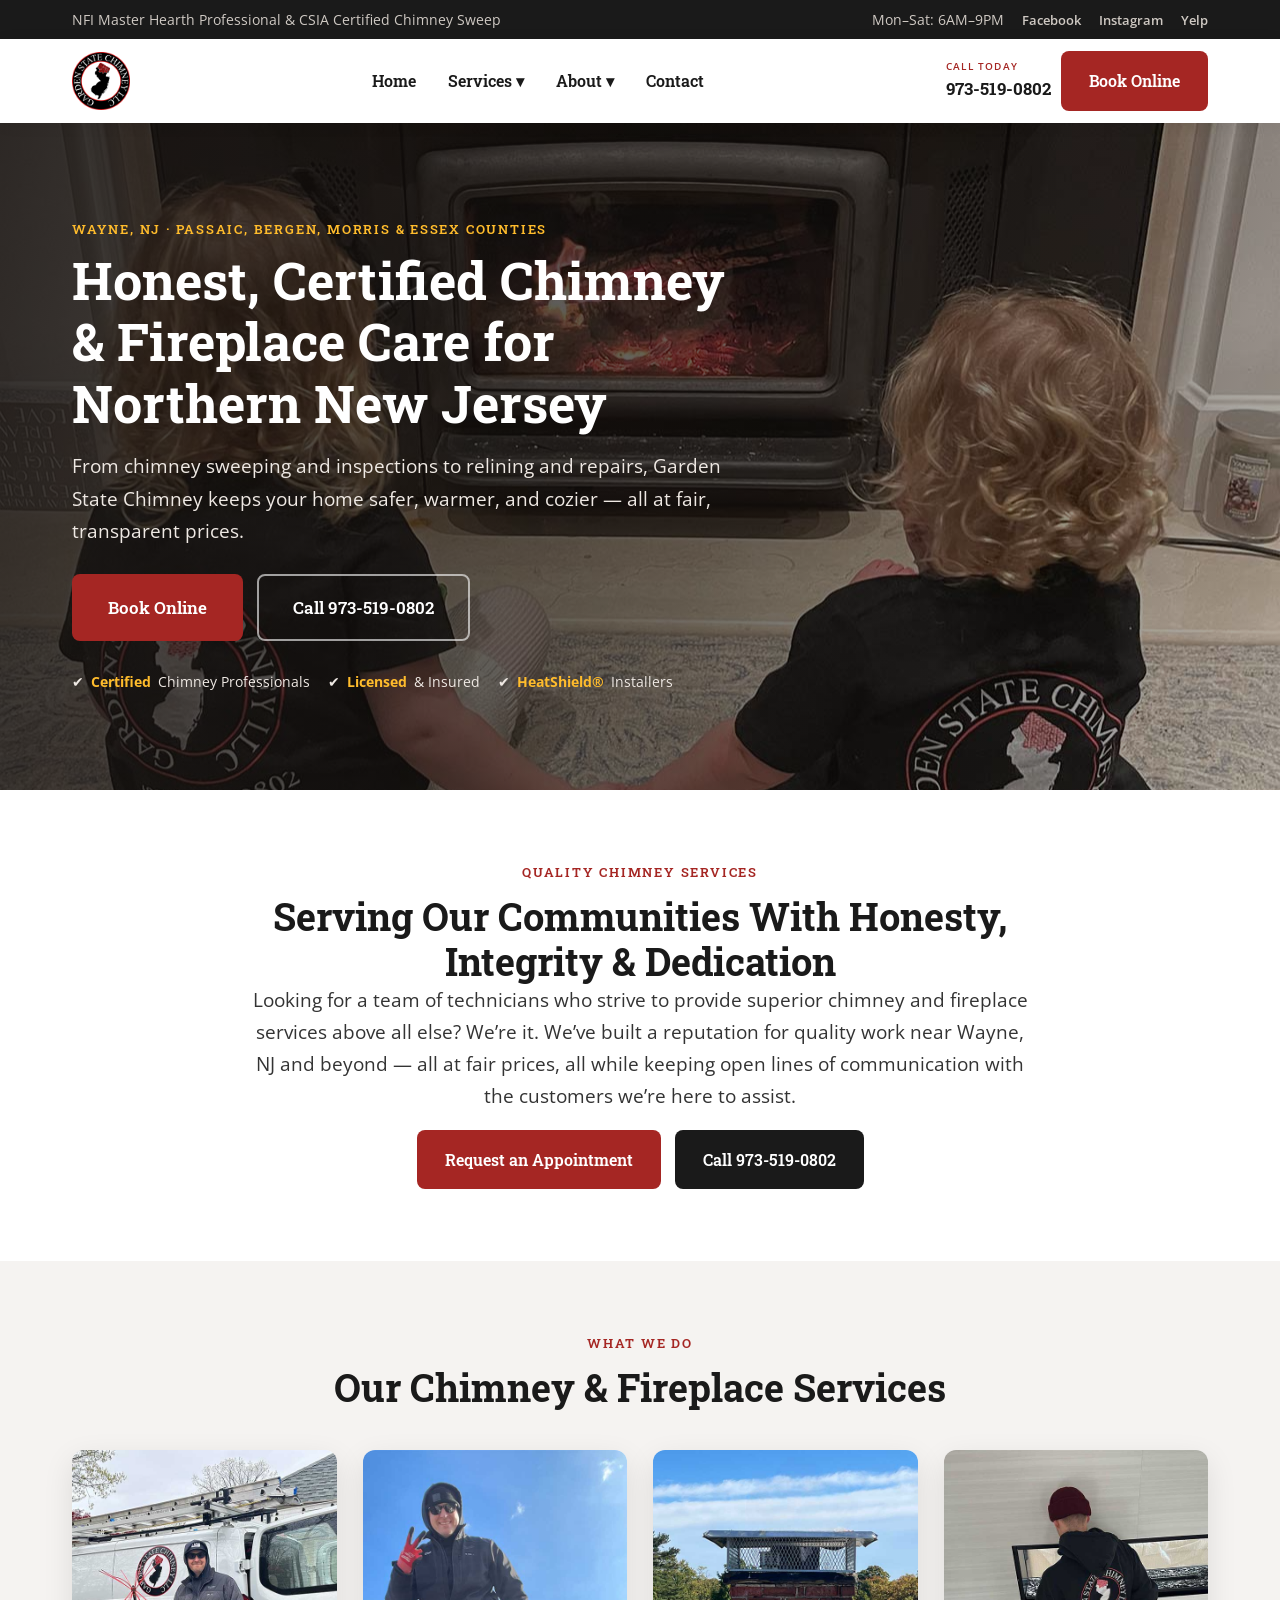
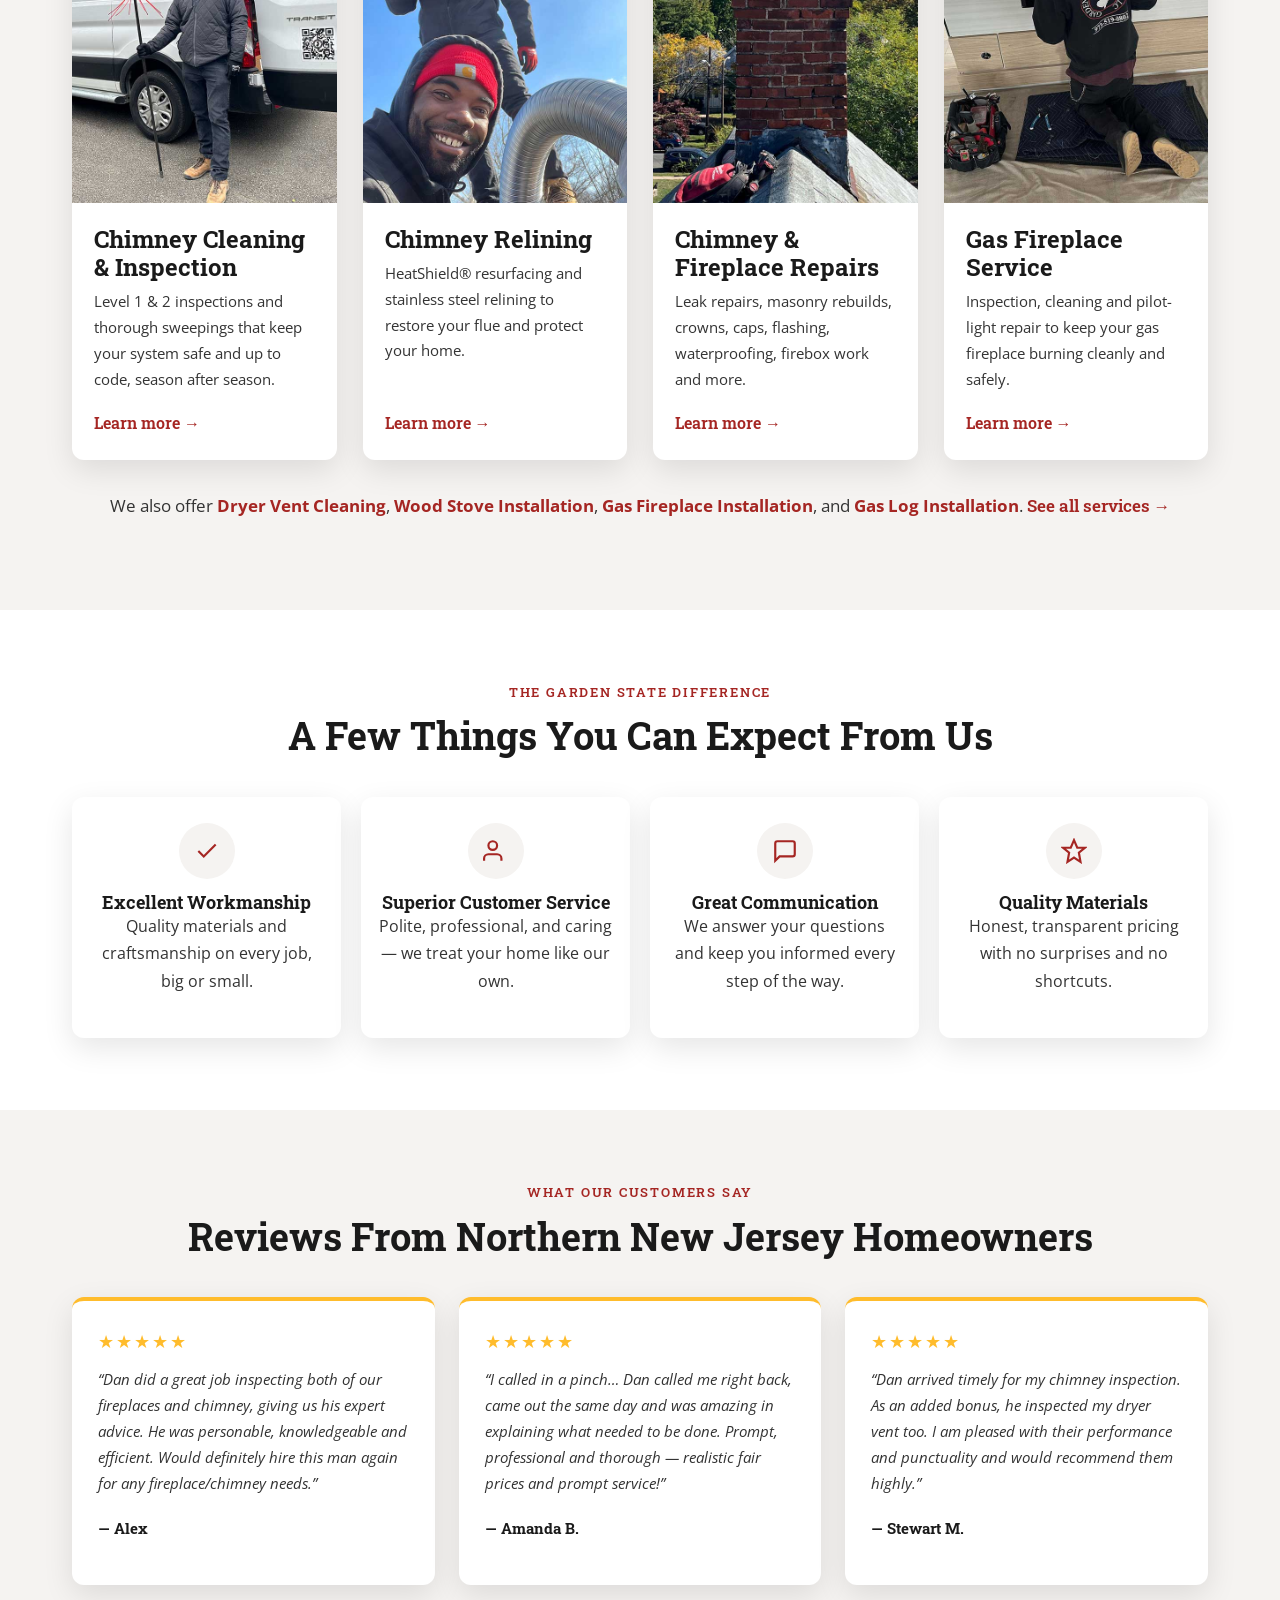
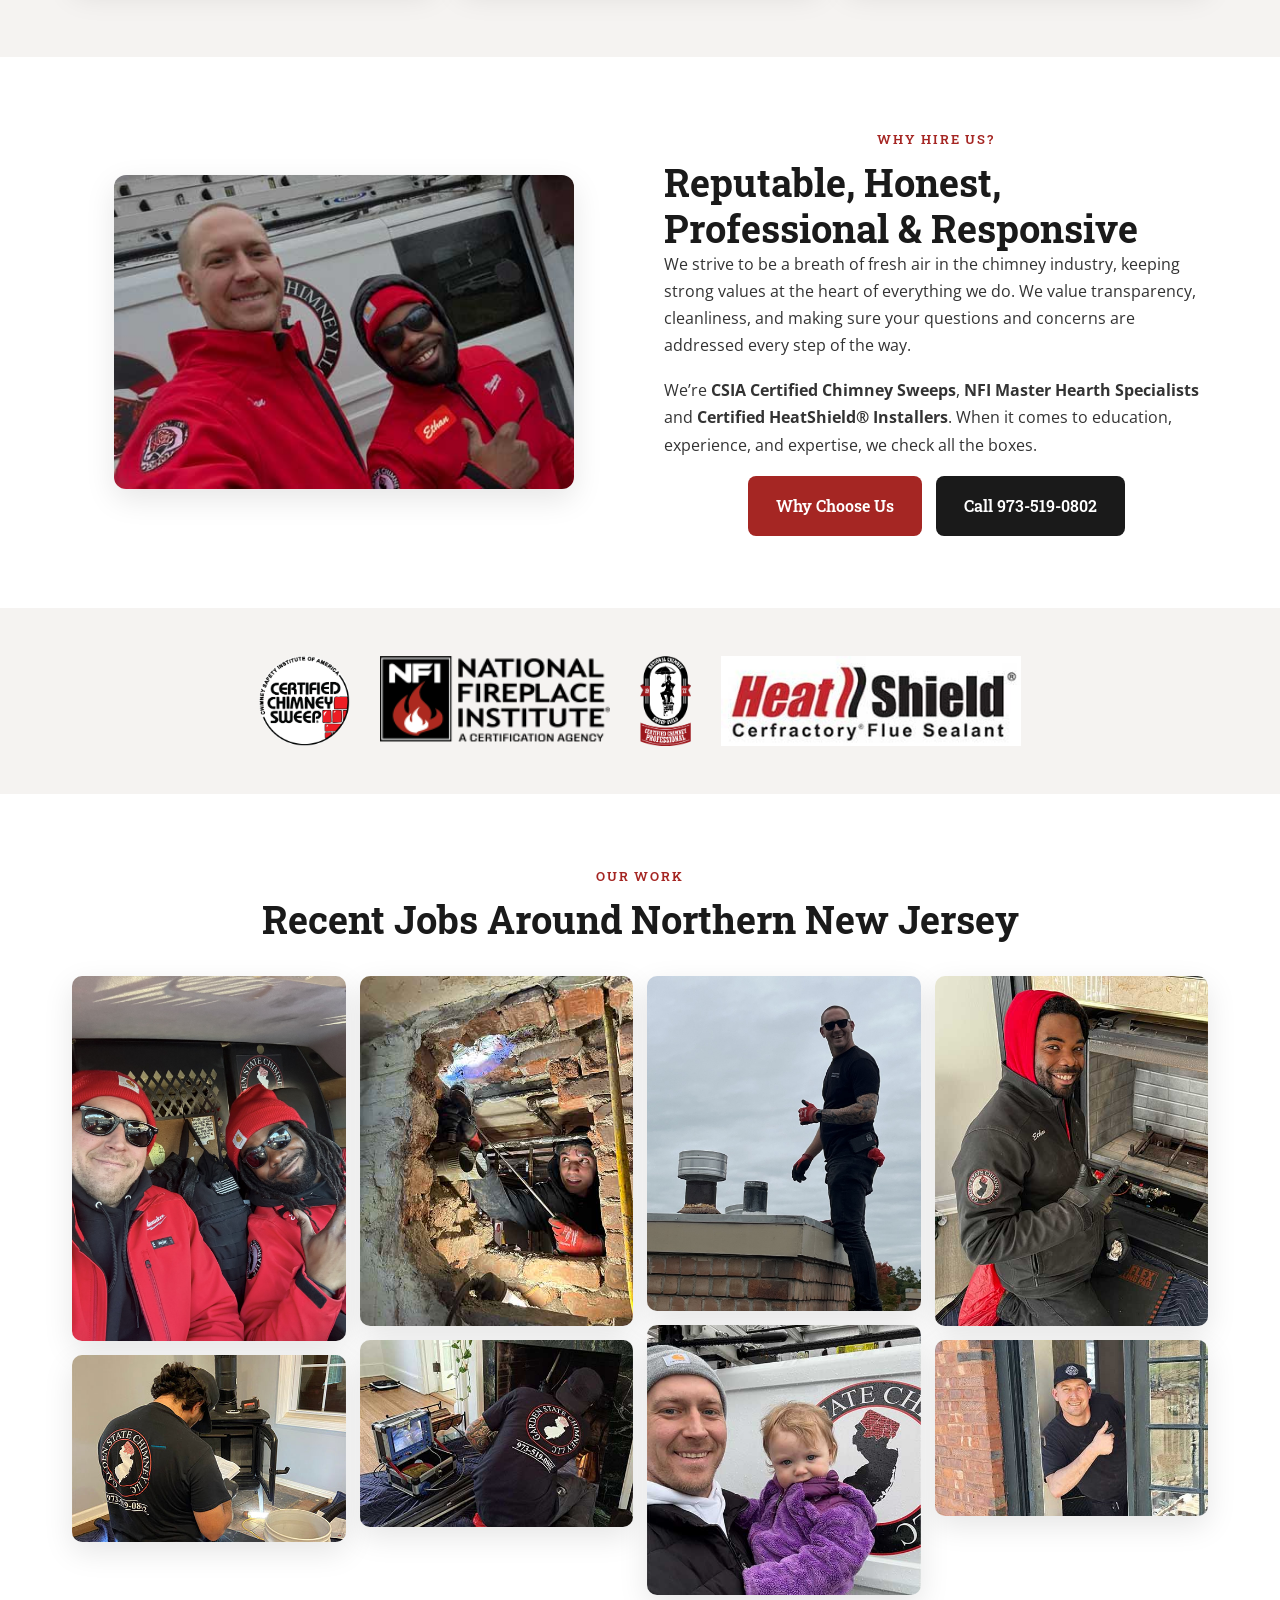
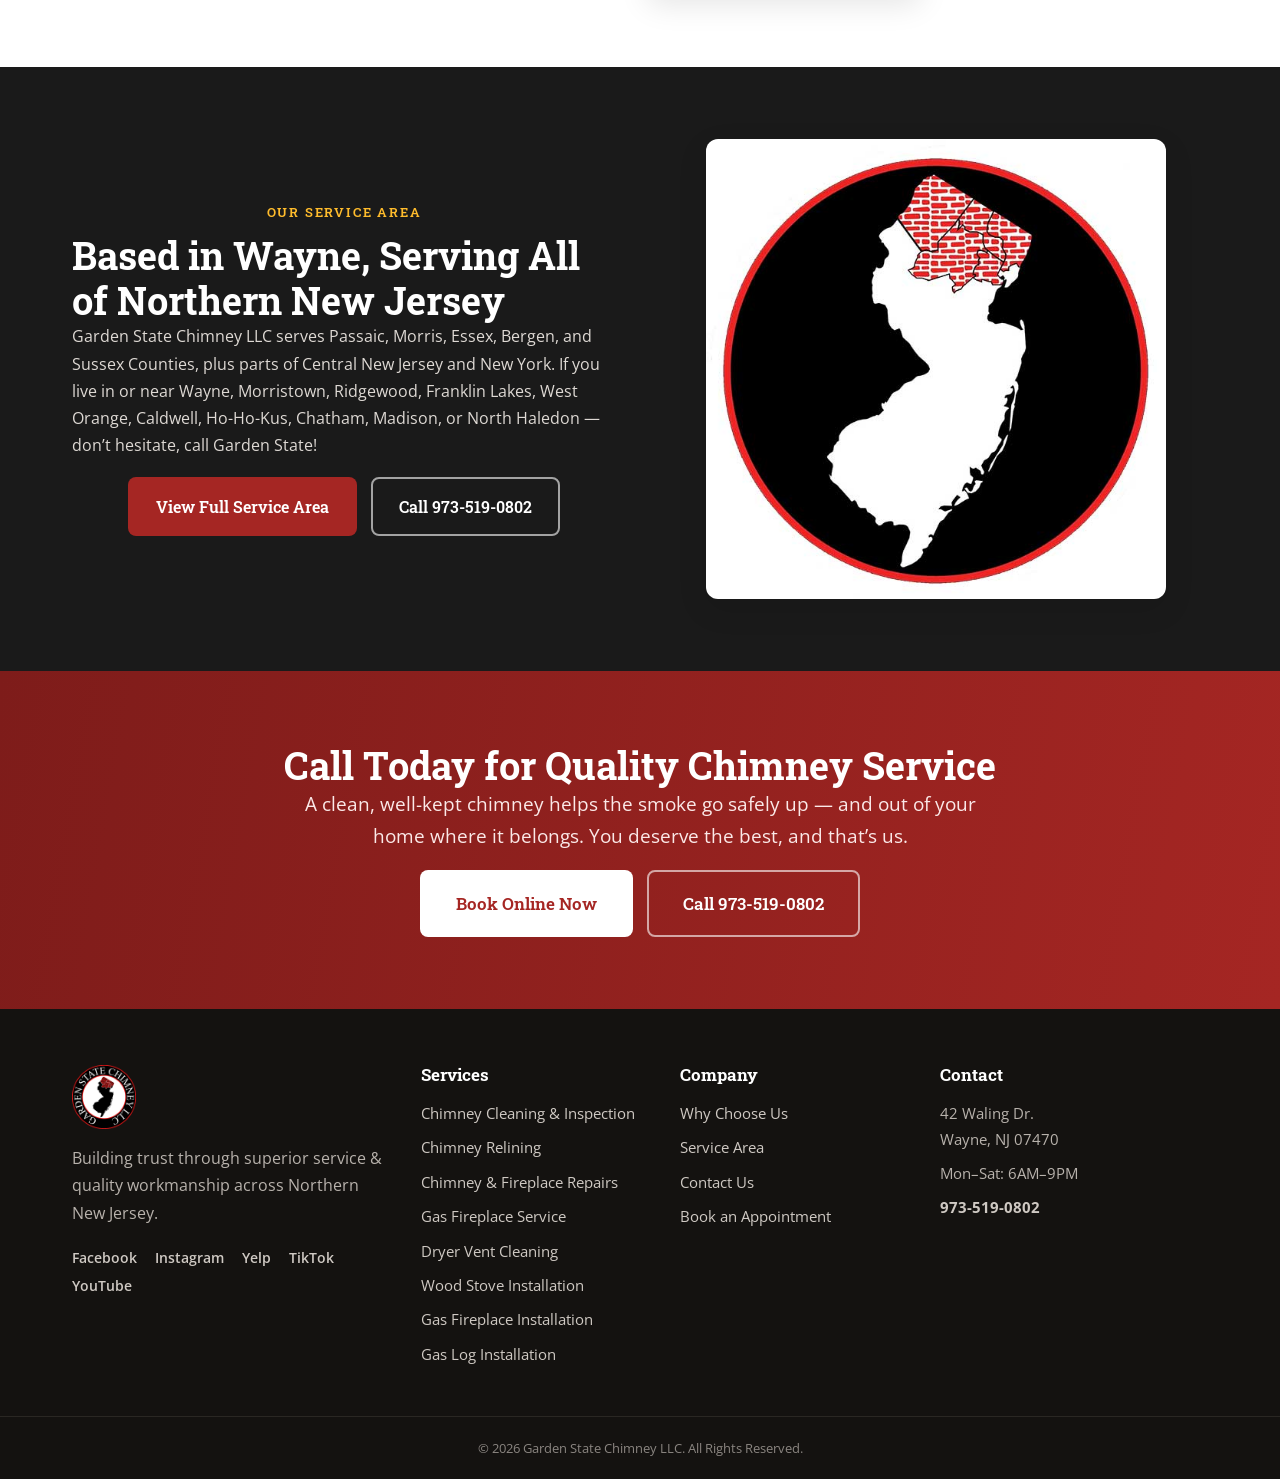
<file: index.html>
<!DOCTYPE html>
<html lang="en">
<head>
<meta charset="UTF-8">
<meta name="viewport" content="width=device-width, initial-scale=1.0">
<title>Chimney Sweep & Fireplace Repair | Wayne, NJ | Garden State</title>
<meta name="description" content="Garden State Chimney provides certified chimney sweeping, inspections, relining & fireplace repair across Passaic, Bergen, Morris & Essex Counties, NJ. Call 973-519-0802 or book online.">
<link rel="canonical" href="https://gardenstatechimney.com/">
<meta property="og:type" content="website">
<meta property="og:title" content="Chimney Sweep & Fireplace Repair in Wayne, NJ | Garden State Chimney">
<meta property="og:description" content="Certified chimney sweeping, inspections, relining & fireplace repair across Northern New Jersey. Honest, professional, reliable. Call 973-519-0802.">
<meta property="og:image" content="https://gardenstatechimney.com/wp-content/uploads/2023/07/Logo.jpg">
<meta property="og:url" content="https://gardenstatechimney.com/">
<meta name="robots" content="index, follow, max-image-preview:large">
<link rel="icon" href="assets/img/Logo.jpg">
<link rel="preconnect" href="https://fonts.googleapis.com">
<link rel="preconnect" href="https://fonts.gstatic.com" crossorigin>
<link href="https://fonts.googleapis.com/css2?family=Open+Sans:ital,wght@0,300;0,400;0,600;0,700;1,400&family=Roboto+Slab:wght@400;500;600;700;800&display=swap" rel="stylesheet">
<link rel="stylesheet" href="assets/css/style.css">
<script type="application/ld+json">
{
  "@context": "https://schema.org",
  "@type": "ChimneySweep",
  "name": "Garden State Chimney LLC",
  "image": "https://gardenstatechimney.com/wp-content/uploads/2023/07/Logo.jpg",
  "url": "https://gardenstatechimney.com/",
  "telephone": "+1-973-519-0802",
  "priceRange": "$$",
  "address": {
    "@type": "PostalAddress",
    "streetAddress": "42 Waling Dr.",
    "addressLocality": "Wayne",
    "addressRegion": "NJ",
    "postalCode": "07470",
    "addressCountry": "US"
  },
  "geo": { "@type": "GeoCoordinates", "latitude": 40.9248889, "longitude": -74.2495013 },
  "openingHoursSpecification": [{
    "@type": "OpeningHoursSpecification",
    "dayOfWeek": ["Monday","Tuesday","Wednesday","Thursday","Friday","Saturday"],
    "opens": "06:00", "closes": "21:00"
  }],
  "areaServed": [
    {"@type":"AdministrativeArea","name":"Passaic County, NJ"},
    {"@type":"AdministrativeArea","name":"Bergen County, NJ"},
    {"@type":"AdministrativeArea","name":"Morris County, NJ"},
    {"@type":"AdministrativeArea","name":"Essex County, NJ"}
  ],
  "sameAs": [
    "https://www.facebook.com/gardenstatechimneysweep/",
    "https://www.instagram.com/gardenstatechimneynj/",
    "https://www.yelp.com/biz/garden-state-chimney-wayne",
    "https://www.tiktok.com/@danthechimneyman",
    "https://youtube.com/@gardenstatechimney"
  ],
  "founder": { "@type": "Person", "name": "Daniel Barisonek" },
  "hasOfferCatalog": {
    "@type": "OfferCatalog",
    "name": "Chimney & Fireplace Services",
    "itemListElement": [
      {"@type":"Offer","itemOffered":{"@type":"Service","name":"Chimney Cleaning & Inspection"}},
      {"@type":"Offer","itemOffered":{"@type":"Service","name":"Chimney Relining"}},
      {"@type":"Offer","itemOffered":{"@type":"Service","name":"Chimney & Fireplace Repairs"}},
      {"@type":"Offer","itemOffered":{"@type":"Service","name":"Gas Fireplace Service"}},
      {"@type":"Offer","itemOffered":{"@type":"Service","name":"Dryer Vent Cleaning"}},
      {"@type":"Offer","itemOffered":{"@type":"Service","name":"Wood Stove Installation"}},
      {"@type":"Offer","itemOffered":{"@type":"Service","name":"Gas Fireplace Installation"}},
      {"@type":"Offer","itemOffered":{"@type":"Service","name":"Gas Log Installation"}}
    ]
  }
}
</script>
</head>
<body>

<!-- TOP BAR -->
<div class="topbar">
  <div class="wrap">
    <div>NFI Master Hearth Professional &amp; CSIA Certified Chimney Sweep</div>
    <div class="socials">
      <span>Mon&ndash;Sat: 6AM&ndash;9PM</span>
      <a href="https://www.facebook.com/gardenstatechimneysweep/" target="_blank" rel="noopener">Facebook</a>
      <a href="https://www.instagram.com/gardenstatechimneynj/" target="_blank" rel="noopener">Instagram</a>
      <a href="https://www.yelp.com/biz/garden-state-chimney-wayne" target="_blank" rel="noopener">Yelp</a>
    </div>
  </div>
</div>

<!-- HEADER -->
<header class="site-header">
  <nav class="nav" aria-label="Main navigation">
    <a class="logo" href="/"><img src="assets/img/Garden-State-Chimney-Logo-Transparent.png" alt="Garden State Chimney"></a>
    <ul class="menu">
      <li><a href="/">Home</a></li>
      <li class="has-sub"><a href="#services">Services &#9662;</a>
        <ul class="submenu">
          <li><a href="/chimney-cleaning-inspection">Chimney Cleaning &amp; Inspection</a></li>
          <li><a href="/chimney-relining">Chimney Relining</a></li>
          <li><a href="/chimney-fireplace-repairs">Chimney &amp; Fireplace Repairs</a></li>
          <li><a href="/gas-fireplace-service">Gas Fireplace Service</a></li>
          <li><a href="/dryer-vent-cleaning">Dryer Vent Cleaning</a></li>
          <li><a href="/wood-stove-installation">Wood Stove Installation</a></li>
          <li><a href="/gas-fireplace-installation">Gas Fireplace Installation</a></li>
          <li><a href="/gas-log-installation">Gas Log Installation</a></li>
        </ul>
      </li>
      <li class="has-sub"><a href="/why-choose-us">About &#9662;</a>
        <ul class="submenu">
          <li><a href="/why-choose-us">Why Choose Us?</a></li>
          <li><a href="/service-area">Service Area</a></li>
        </ul>
      </li>
      <li><a href="/contact">Contact</a></li>
    </ul>
    <div class="nav-cta">
      <a class="nav-phone" href="tel:973-519-0802"><span>Call Today</span>973-519-0802</a>
      <a class="btn btn-book" href="https://book.housecallpro.com/book/Garden-State-Chimney/c3902be655ee4f83a9cbe2380b5ce224?v2=true" target="_blank" rel="noopener">Book Online</a>
    </div>
    <button class="burger" aria-label="Menu" aria-expanded="false"><span></span><span></span><span></span></button>
  </nav>
</header>

<!-- HERO -->
<section class="hero">
  <div class="hero-bg" style="background-image:url('assets/img/Garden-State-Chimney-Hero.jpg')"></div>
  <div class="hero-inner">
    <div class="hero-card">
      <span class="eyebrow" style="color:var(--gold)">Wayne, NJ &middot; Passaic, Bergen, Morris &amp; Essex Counties</span>
      <h1>Honest, Certified Chimney &amp; Fireplace Care for Northern New Jersey</h1>
      <p>From chimney sweeping and inspections to relining and repairs, Garden State Chimney keeps your home safer, warmer, and cozier &mdash; all at fair, transparent prices.</p>
      <div class="btn-row">
        <a class="btn btn-book btn-lg" href="https://book.housecallpro.com/book/Garden-State-Chimney/c3902be655ee4f83a9cbe2380b5ce224?v2=true" target="_blank" rel="noopener">Book Online</a>
        <a class="btn btn-ghost btn-lg" href="tel:973-519-0802">Call 973-519-0802</a>
      </div>
      <div class="trust-row">
        <span>&#10004; <b>Certified</b> Chimney Professionals</span>
        <span>&#10004; <b>Licensed</b> &amp; Insured</span>
        <span>&#10004; <b>HeatShield&reg;</b> Installers</span>
      </div>
    </div>
  </div>
</section>

<!-- INTRO -->
<section class="section">
  <div class="wrap center" style="max-width:820px">
    <span class="eyebrow">Quality Chimney Services</span>
    <h2>Serving Our Communities With Honesty, Integrity &amp; Dedication</h2>
    <p class="lead">Looking for a team of technicians who strive to provide superior chimney and fireplace services above all else? We&rsquo;re it. We&rsquo;ve built a reputation for quality work near Wayne, NJ and beyond &mdash; all at fair prices, all while keeping open lines of communication with the customers we&rsquo;re here to assist.</p>
    <div class="btn-row" style="justify-content:center">
      <a class="btn btn-book" href="https://book.housecallpro.com/book/Garden-State-Chimney/c3902be655ee4f83a9cbe2380b5ce224?v2=true" target="_blank" rel="noopener">Request an Appointment</a>
      <a class="btn btn-call" href="tel:973-519-0802">Call 973-519-0802</a>
    </div>
  </div>
</section>

<!-- SERVICES -->
<section class="section bg-mist" id="services">
  <div class="wrap">
    <div class="center" style="margin-bottom:40px">
      <span class="eyebrow">What We Do</span>
      <h2>Our Chimney &amp; Fireplace Services</h2>
    </div>
    <div class="grid grid-4">
      <article class="card">
        <a href="/chimney-cleaning-inspection"><img src="assets/img/Chimney-Cleaning-Service.jpg" alt="Garden State Chimney technician with sweeping brush"></a>
        <div class="card-body">
          <h3>Chimney Cleaning &amp; Inspection</h3>
          <p>Level 1 &amp; 2 inspections and thorough sweepings that keep your system safe and up to code, season after season.</p>
          <a class="more" href="/chimney-cleaning-inspection">Learn more &rarr;</a>
        </div>
      </article>
      <article class="card">
        <a href="/chimney-relining"><img src="assets/img/Chimney-Relining-Service.jpg" alt="Chimney relining service"></a>
        <div class="card-body">
          <h3>Chimney Relining</h3>
          <p>HeatShield&reg; resurfacing and stainless steel relining to restore your flue and protect your home.</p>
          <a class="more" href="/chimney-relining">Learn more &rarr;</a>
        </div>
      </article>
      <article class="card">
        <a href="/chimney-fireplace-repairs"><img src="assets/img/Chimney-and-Fireplace-Repairs.jpg" alt="Chimney and fireplace repairs"></a>
        <div class="card-body">
          <h3>Chimney &amp; Fireplace Repairs</h3>
          <p>Leak repairs, masonry rebuilds, crowns, caps, flashing, waterproofing, firebox work and more.</p>
          <a class="more" href="/chimney-fireplace-repairs">Learn more &rarr;</a>
        </div>
      </article>
      <article class="card">
        <a href="/gas-fireplace-service"><img src="assets/img/Gas-Fireplace-Service.jpg" alt="Gas fireplace service"></a>
        <div class="card-body">
          <h3>Gas Fireplace Service</h3>
          <p>Inspection, cleaning and pilot-light repair to keep your gas fireplace burning cleanly and safely.</p>
          <a class="more" href="/gas-fireplace-service">Learn more &rarr;</a>
        </div>
      </article>
    </div>
    <p class="center" style="margin-top:32px;font-size:1.05rem">
      We also offer <a href="/dryer-vent-cleaning"><strong>Dryer Vent Cleaning</strong></a>, <a href="/wood-stove-installation"><strong>Wood Stove Installation</strong></a>,
      <a href="/gas-fireplace-installation"><strong>Gas Fireplace Installation</strong></a>, and <a href="/gas-log-installation"><strong>Gas Log Installation</strong></a>.
      <a href="/service-area" style="font-family:var(--head);font-weight:600">See all services &rarr;</a>
    </p>
  </div>
</section>

<!-- VALUES -->
<section class="section">
  <div class="wrap">
    <div class="center" style="margin-bottom:38px">
      <span class="eyebrow">The Garden State Difference</span>
      <h2>A Few Things You Can Expect From Us</h2>
    </div>
    <div class="values">
      <div class="value">
        <div class="ic"><svg width="26" height="26" viewBox="0 0 24 24" fill="none" stroke="currentColor" stroke-width="2"><path d="M20 6L9 17l-5-5"/></svg></div>
        <h3>Excellent Workmanship</h3>
        <p>Quality materials and craftsmanship on every job, big or small.</p>
      </div>
      <div class="value">
        <div class="ic"><svg width="26" height="26" viewBox="0 0 24 24" fill="none" stroke="currentColor" stroke-width="2"><path d="M17 21v-2a4 4 0 00-4-4H5a4 4 0 00-4 4v2"/><circle cx="9" cy="7" r="4"/></svg></div>
        <h3>Superior Customer Service</h3>
        <p>Polite, professional, and caring &mdash; we treat your home like our own.</p>
      </div>
      <div class="value">
        <div class="ic"><svg width="26" height="26" viewBox="0 0 24 24" fill="none" stroke="currentColor" stroke-width="2"><path d="M21 15a2 2 0 01-2 2H7l-4 4V5a2 2 0 012-2h14a2 2 0 012 2z"/></svg></div>
        <h3>Great Communication</h3>
        <p>We answer your questions and keep you informed every step of the way.</p>
      </div>
      <div class="value">
        <div class="ic"><svg width="26" height="26" viewBox="0 0 24 24" fill="none" stroke="currentColor" stroke-width="2"><path d="M12 2l3 7h7l-5.5 4.5L18 22l-6-4-6 4 1.5-8.5L2 9h7z"/></svg></div>
        <h3>Quality Materials</h3>
        <p>Honest, transparent pricing with no surprises and no shortcuts.</p>
      </div>
    </div>
  </div>
</section>

<!-- REVIEWS -->
<section class="section bg-mist">
  <div class="wrap">
    <div class="center" style="margin-bottom:38px">
      <span class="eyebrow">What Our Customers Say</span>
      <h2>Reviews From Northern New Jersey Homeowners</h2>
    </div>
    <div class="reviews">
      <div class="review">
        <div class="stars">&#9733;&#9733;&#9733;&#9733;&#9733;</div>
        <p>&ldquo;Dan did a great job inspecting both of our fireplaces and chimney, giving us his expert advice. He was personable, knowledgeable and efficient. Would definitely hire this man again for any fireplace/chimney needs.&rdquo;</p>
        <p class="who">&mdash; Alex</p>
      </div>
      <div class="review">
        <div class="stars">&#9733;&#9733;&#9733;&#9733;&#9733;</div>
        <p>&ldquo;I called in a pinch&hellip; Dan called me right back, came out the same day and was amazing in explaining what needed to be done. Prompt, professional and thorough &mdash; realistic fair prices and prompt service!&rdquo;</p>
        <p class="who">&mdash; Amanda B.</p>
      </div>
      <div class="review">
        <div class="stars">&#9733;&#9733;&#9733;&#9733;&#9733;</div>
        <p>&ldquo;Dan arrived timely for my chimney inspection. As an added bonus, he inspected my dryer vent too. I am pleased with their performance and punctuality and would recommend them highly.&rdquo;</p>
        <p class="who">&mdash; Stewart M.</p>
      </div>
    </div>
  </div>
</section>

<!-- ABOUT / WHY -->
<section class="section">
  <div class="wrap split">
    <div>
      <img src="assets/img/Garden-State-Chimney-Technicians.jpg" alt="Garden State Chimney technicians">
    </div>
    <div>
      <span class="eyebrow">Why Hire Us?</span>
      <h2>Reputable, Honest, Professional &amp; Responsive</h2>
      <p>We strive to be a breath of fresh air in the chimney industry, keeping strong values at the heart of everything we do. We value transparency, cleanliness, and making sure your questions and concerns are addressed every step of the way.</p>
      <p>We&rsquo;re <strong>CSIA Certified Chimney Sweeps</strong>, <strong>NFI Master Hearth Specialists</strong> and <strong>Certified HeatShield&reg; Installers</strong>. When it comes to education, experience, and expertise, we check all the boxes.</p>
      <div class="btn-row">
        <a class="btn btn-book" href="/why-choose-us">Why Choose Us</a>
        <a class="btn btn-call" href="tel:973-519-0802">Call 973-519-0802</a>
      </div>
    </div>
  </div>
</section>

<!-- BADGES -->
<section class="section tight bg-mist">
  <div class="wrap badges">
    <img src="assets/img/CSIA-Certified-Badge.png" alt="CSIA Certified Chimney Sweep">
    <img src="assets/img/NFI-Certified-Logo.png" alt="NFI National Fireplace Institute Certified">
    <img src="assets/img/Certified-Chimney-Professional.png" alt="Certified Chimney Professional">
    <img src="assets/img/Heatshield-Logo.jpg" alt="HeatShield Certified Installer">
  </div>
</section>

<!-- GALLERY -->
<section class="section">
  <div class="wrap">
    <div class="center" style="margin-bottom:34px">
      <span class="eyebrow">Our Work</span>
      <h2>Recent Jobs Around Northern New Jersey</h2>
    </div>
    <div class="gallery">
      <img src="assets/img/Garden-State-Team-Van.jpg" alt="Garden State Chimney technicians in their van">
      <img src="assets/img/Installing-a-Stove.jpg" alt="Installing a wood stove">
      <img src="assets/img/Chimney-Repair.jpg" alt="Chimney repair in progress">
      <img src="assets/img/Chimney-Inspection-1.jpg" alt="Chimney inspection">
      <img src="assets/img/Garden-State-Roof-Tech.jpg" alt="Garden State Chimney technician on a rooftop chimney">
      <img src="assets/img/Garden-State-Chimney-Services.jpg" alt="Garden State Chimney services">
      <img src="assets/img/Technician-Repairing-Fireplace.jpg" alt="Technician repairing a fireplace">
      <img src="assets/img/Dan-Barisonek.jpg" alt="Garden State Chimney technician giving a thumbs up">
    </div>
  </div>
</section>

<!-- SERVICE AREA -->
<section class="section bg-ink">
  <div class="wrap split">
    <div>
      <span class="eyebrow" style="color:var(--gold)">Our Service Area</span>
      <h2>Based in Wayne, Serving All of Northern New Jersey</h2>
      <p>Garden State Chimney LLC serves Passaic, Morris, Essex, Bergen, and Sussex Counties, plus parts of Central New Jersey and New York. If you live in or near Wayne, Morristown, Ridgewood, Franklin Lakes, West Orange, Caldwell, Ho-Ho-Kus, Chatham, Madison, or North Haledon &mdash; don&rsquo;t hesitate, call Garden State!</p>
      <div class="btn-row">
        <a class="btn btn-book" href="/service-area">View Full Service Area</a>
        <a class="btn btn-ghost" href="tel:973-519-0802">Call 973-519-0802</a>
      </div>
    </div>
    <div>
      <img src="assets/img/Service-Area.jpg" alt="Garden State Chimney service area map" style="border-radius:12px">
    </div>
  </div>
</section>

<!-- CTA BAND -->
<section class="section cta-band">
  <div class="wrap center" style="max-width:760px">
    <h2>Call Today for Quality Chimney Service</h2>
    <p class="lead">A clean, well-kept chimney helps the smoke go safely up &mdash; and out of your home where it belongs. You deserve the best, and that&rsquo;s us.</p>
    <div class="btn-row" style="justify-content:center">
      <a class="btn btn-lg" style="background:#fff;color:var(--brand-red)" href="https://book.housecallpro.com/book/Garden-State-Chimney/c3902be655ee4f83a9cbe2380b5ce224?v2=true" target="_blank" rel="noopener">Book Online Now</a>
      <a class="btn btn-ghost btn-lg" href="tel:973-519-0802">Call 973-519-0802</a>
    </div>
  </div>
</section>

<!-- FOOTER -->
<footer class="site-footer">
  <div class="wrap foot-grid">
    <div>
      <img class="flogo" src="assets/img/Garden-State-Chimney-Logo-white-Transparent.png" alt="Garden State Chimney">
      <p>Building trust through superior service &amp; quality workmanship across Northern New Jersey.</p>
      <div class="foot-social">
        <a href="https://www.facebook.com/gardenstatechimneysweep/" target="_blank" rel="noopener">Facebook</a>
        <a href="https://www.instagram.com/gardenstatechimneynj/" target="_blank" rel="noopener">Instagram</a>
        <a href="https://www.yelp.com/biz/garden-state-chimney-wayne" target="_blank" rel="noopener">Yelp</a>
        <a href="https://www.tiktok.com/@danthechimneyman" target="_blank" rel="noopener">TikTok</a>
        <a href="https://youtube.com/@gardenstatechimney" target="_blank" rel="noopener">YouTube</a>
      </div>
    </div>
    <div>
      <h4>Services</h4>
      <ul>
        <li><a href="/chimney-cleaning-inspection">Chimney Cleaning &amp; Inspection</a></li>
        <li><a href="/chimney-relining">Chimney Relining</a></li>
        <li><a href="/chimney-fireplace-repairs">Chimney &amp; Fireplace Repairs</a></li>
        <li><a href="/gas-fireplace-service">Gas Fireplace Service</a></li>
        <li><a href="/dryer-vent-cleaning">Dryer Vent Cleaning</a></li>
        <li><a href="/wood-stove-installation">Wood Stove Installation</a></li>
        <li><a href="/gas-fireplace-installation">Gas Fireplace Installation</a></li>
        <li><a href="/gas-log-installation">Gas Log Installation</a></li>
      </ul>
    </div>
    <div>
      <h4>Company</h4>
      <ul>
        <li><a href="/why-choose-us">Why Choose Us</a></li>
        <li><a href="/service-area">Service Area</a></li>
        <li><a href="/contact">Contact Us</a></li>
        <li><a href="https://book.housecallpro.com/book/Garden-State-Chimney/c3902be655ee4f83a9cbe2380b5ce224?v2=true" target="_blank" rel="noopener">Book an Appointment</a></li>
      </ul>
    </div>
    <div>
      <h4>Contact</h4>
      <ul>
        <li>42 Waling Dr.<br>Wayne, NJ 07470</li>
        <li>Mon&ndash;Sat: 6AM&ndash;9PM</li>
        <li><a href="tel:973-519-0802"><strong>973-519-0802</strong></a></li>
      </ul>
    </div>
  </div>
  <div class="foot-bottom">
    &copy; <span id="yr"></span> Garden State Chimney LLC. All Rights Reserved.
  </div>
</footer>

<!-- STICKY MOBILE CTA -->
<div class="mobile-cta">
  <a class="m-call" href="tel:973-519-0802">&#9742; Call</a>
  <a class="m-book" href="https://book.housecallpro.com/book/Garden-State-Chimney/c3902be655ee4f83a9cbe2380b5ce224?v2=true" target="_blank" rel="noopener">Book Online</a>
</div>

<script>document.getElementById('yr').textContent=new Date().getFullYear();</script>
<script src="assets/js/site.js"></script>
</body>
</html>
</file>
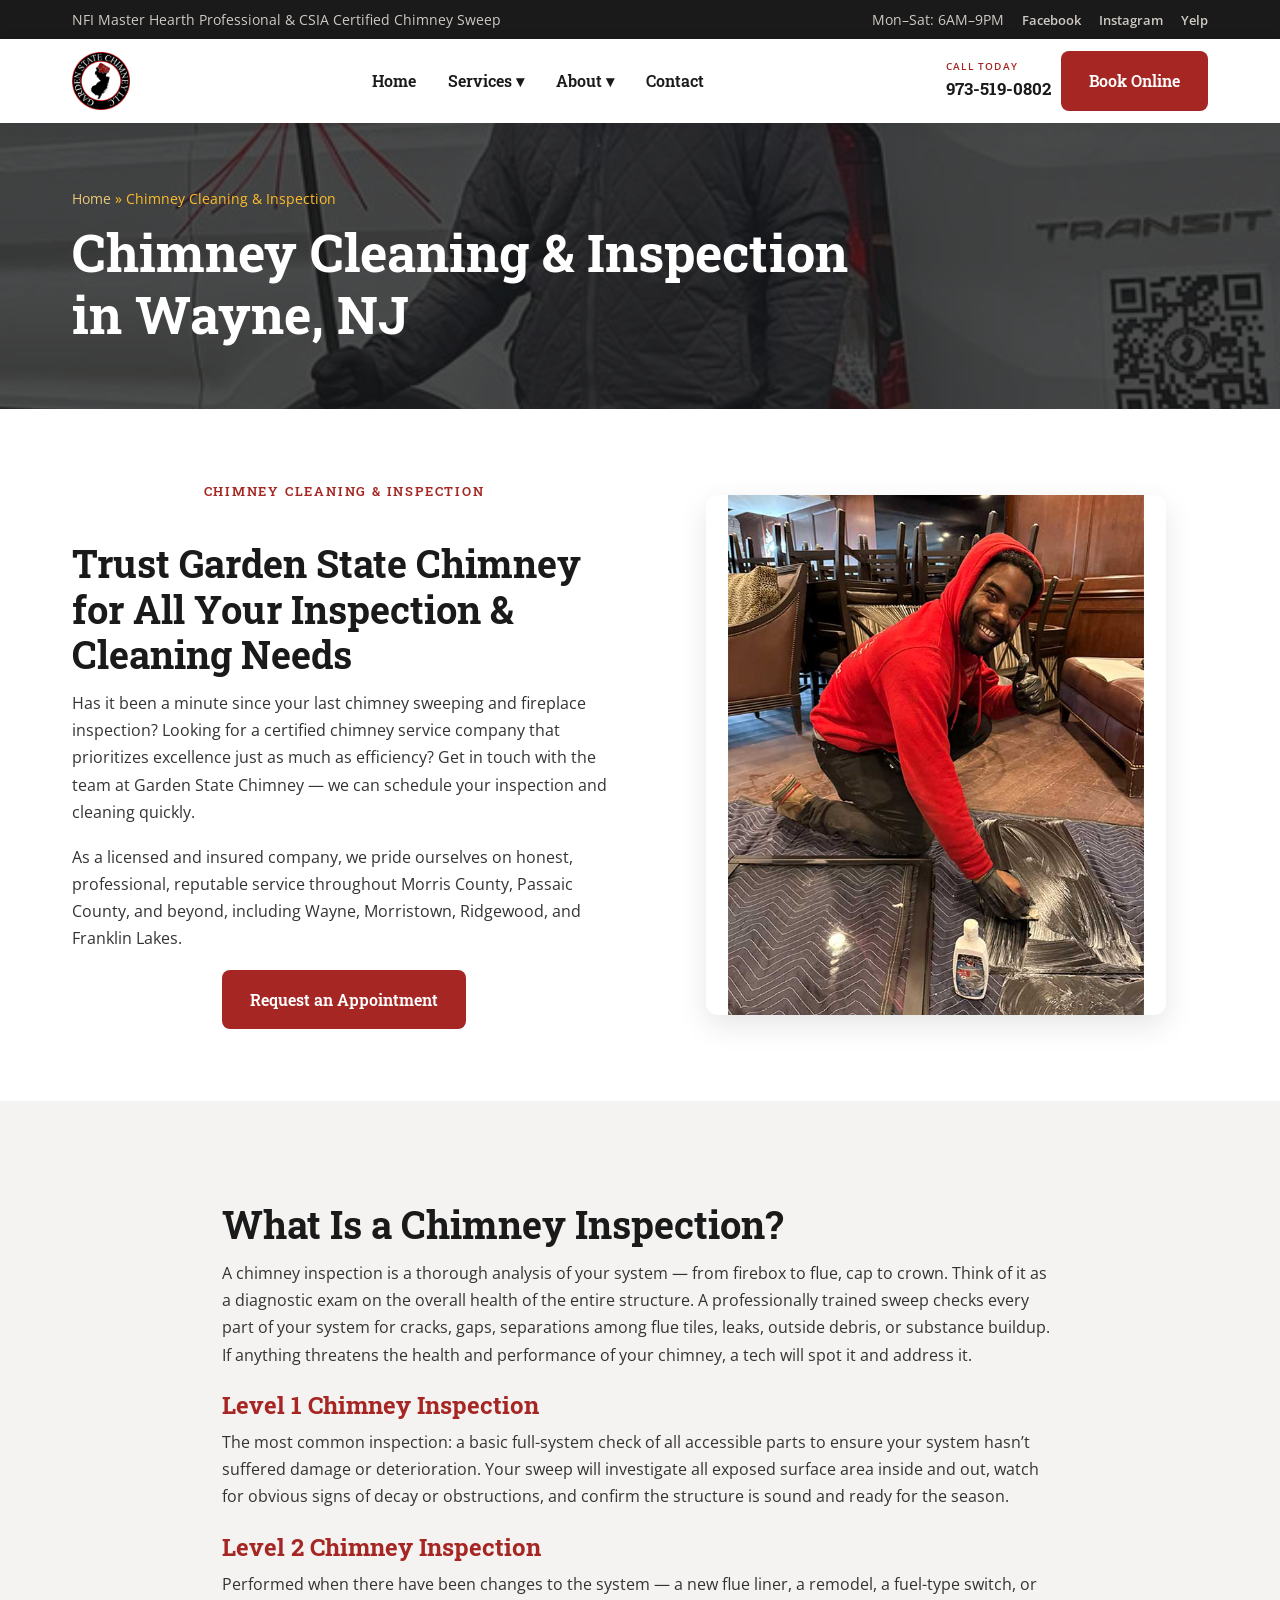
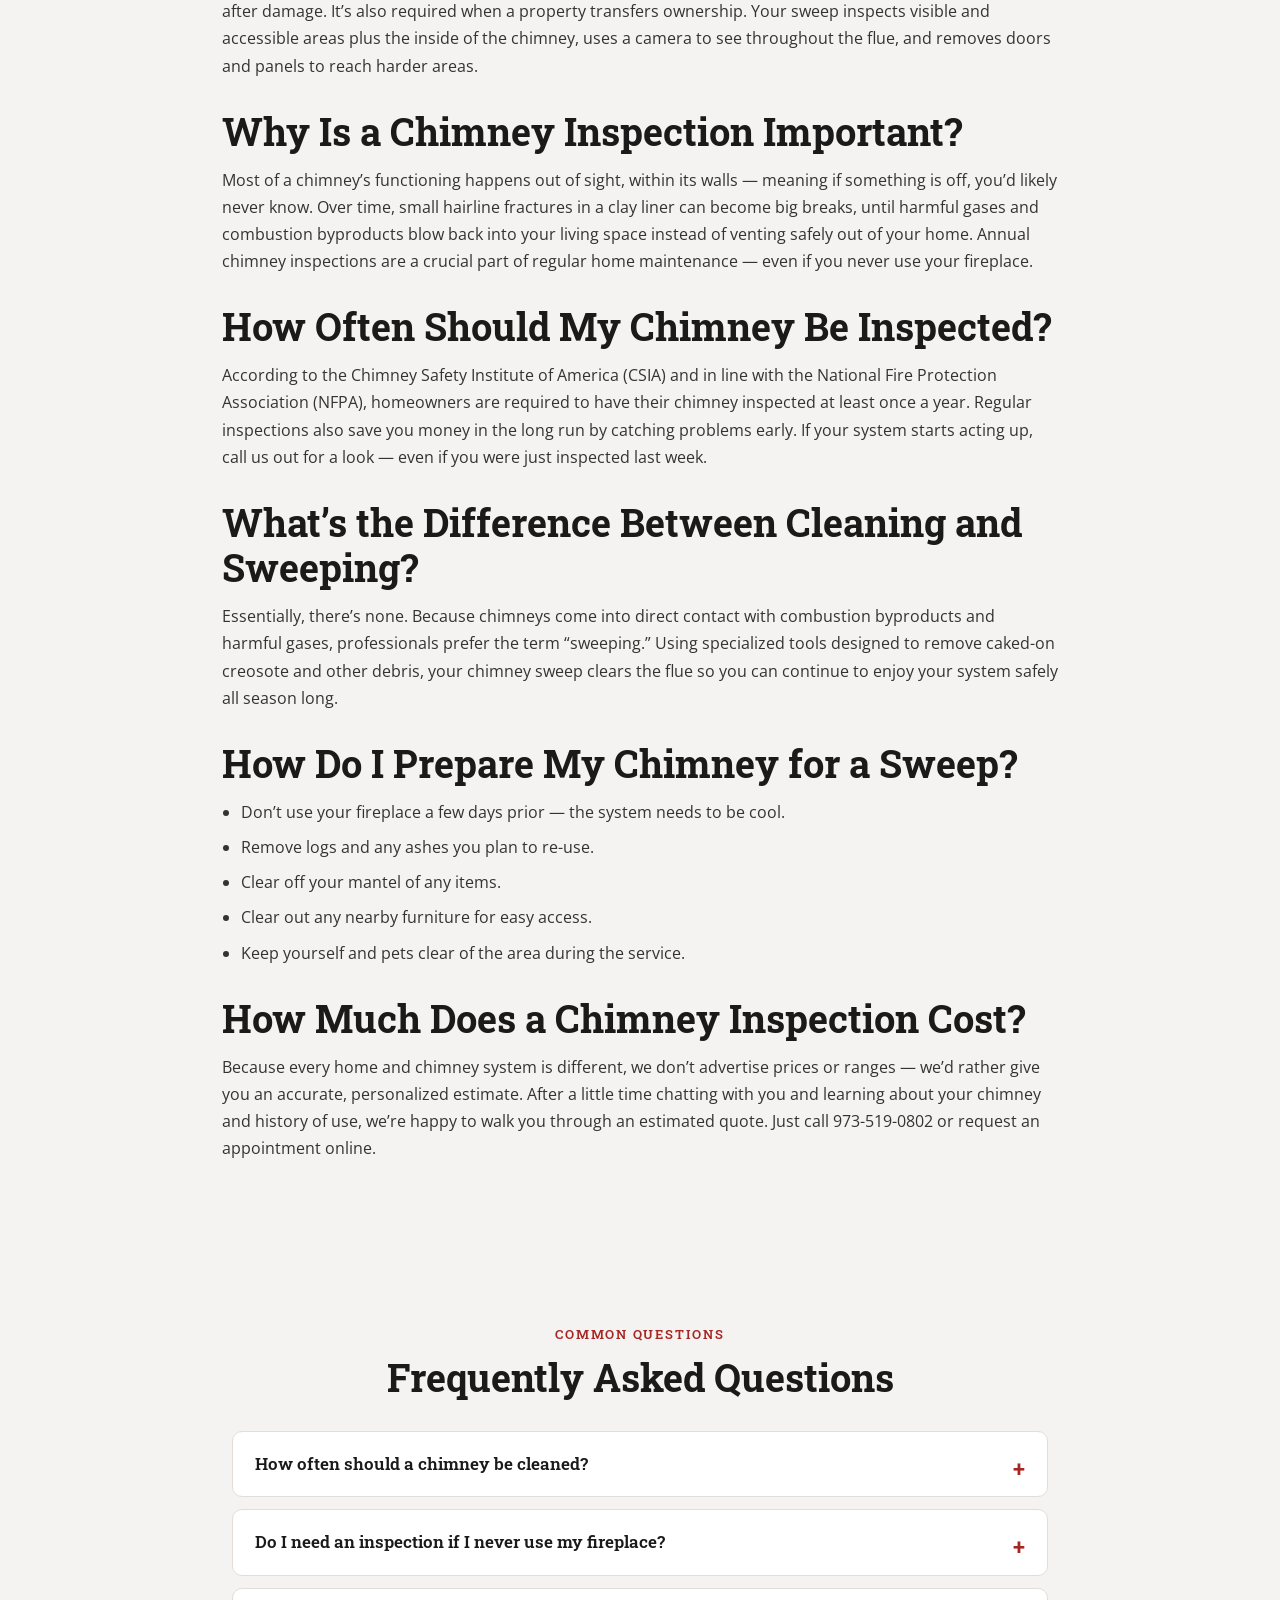
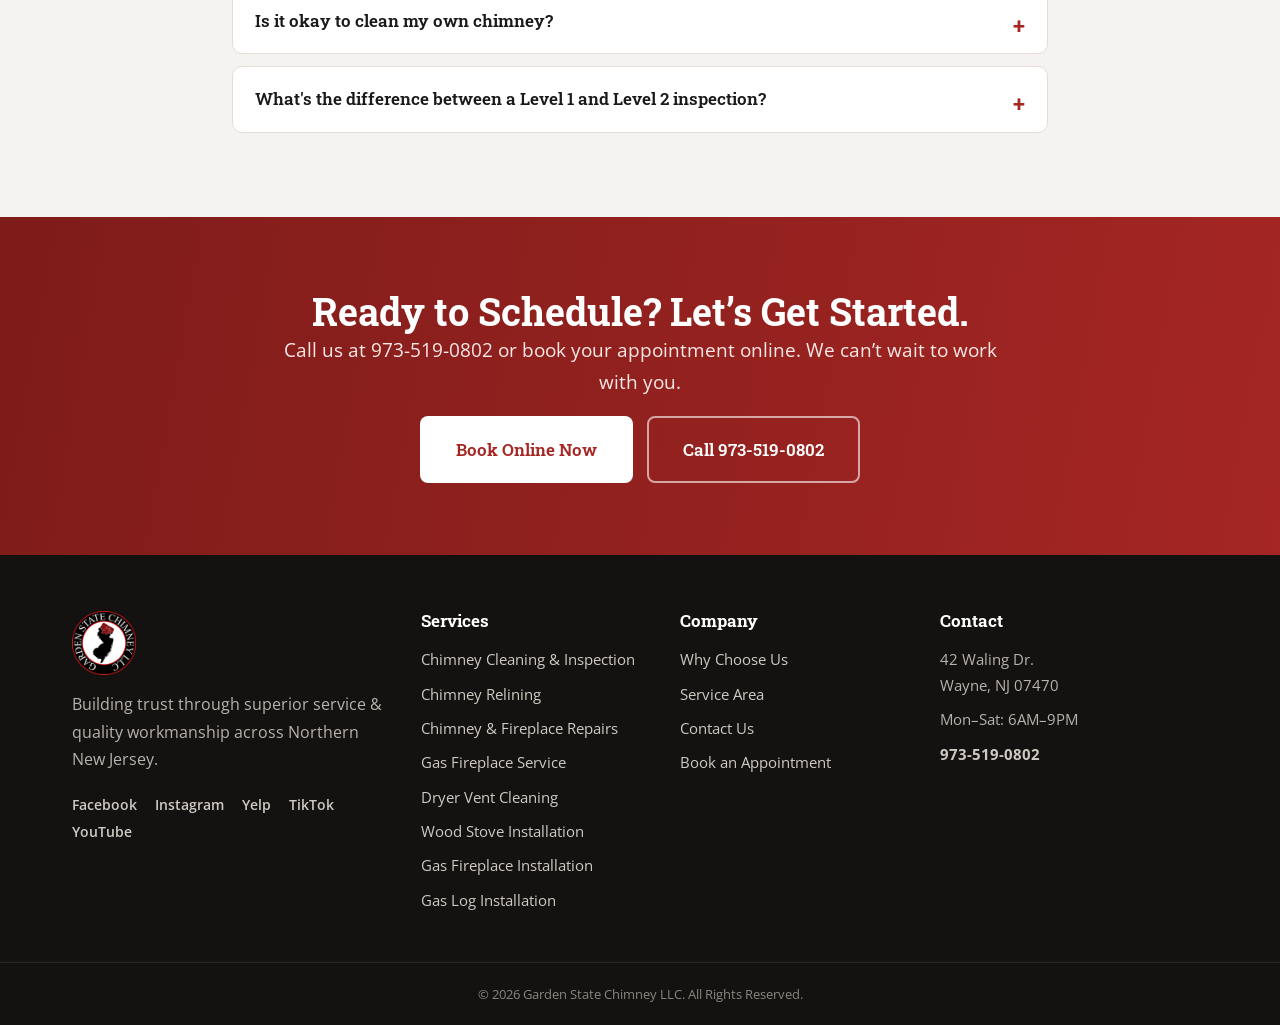
<file: chimney-cleaning-inspection.html>
<!DOCTYPE html>
<html lang="en">
<head>
<meta charset="UTF-8">
<meta name="viewport" content="width=device-width, initial-scale=1.0">
<title>Chimney Cleaning & Inspection | Wayne, NJ | Garden State</title>
<meta name="description" content="Certified Level 1 & 2 chimney inspections and professional chimney sweeping in Wayne, NJ & Passaic County. Keep your system safe & up to code. Call 973-519-0802.">
<link rel="canonical" href="https://gardenstatechimney.com/chimney-cleaning-inspection">
<meta property="og:type" content="article">
<meta property="og:title" content="Chimney Cleaning & Inspection Near Me | Wayne, NJ | Garden State Chimney">
<meta property="og:description" content="Certified Level 1 & 2 chimney inspections and professional chimney sweeping in Wayne, NJ & Passaic County. Keep your system safe & up to code. Call 973-519-0802.">
<meta property="og:image" content="https://gardenstatechimney.com/wp-content/uploads/2023/07/Logo.jpg">
<meta name="robots" content="index, follow, max-image-preview:large">
<link rel="icon" href="assets/img/Logo.jpg">
<link rel="preconnect" href="https://fonts.googleapis.com">
<link rel="preconnect" href="https://fonts.gstatic.com" crossorigin>
<link href="https://fonts.googleapis.com/css2?family=Open+Sans:ital,wght@0,300;0,400;0,600;0,700;1,400&family=Roboto+Slab:wght@400;500;600;700;800&display=swap" rel="stylesheet">
<link rel="stylesheet" href="assets/css/style.css">
<script type="application/ld+json">
{
  "@context": "https://schema.org",
  "@type": "Service",
  "serviceType": "Chimney Cleaning and Inspection",
  "description": "Certified Level 1 and Level 2 chimney inspections and professional chimney sweeping in Wayne, NJ and across Northern New Jersey.",
  "provider": {
    "@type": "ChimneySweep",
    "name": "Garden State Chimney LLC",
    "telephone": "+1-973-519-0802",
    "address": {
      "@type": "PostalAddress",
      "streetAddress": "42 Waling Dr.",
      "addressLocality": "Wayne",
      "addressRegion": "NJ",
      "postalCode": "07470",
      "addressCountry": "US"
    }
  },
  "areaServed": [
    "Passaic County NJ",
    "Bergen County NJ",
    "Morris County NJ",
    "Essex County NJ"
  ],
  "url": "https://gardenstatechimney.com/chimney-cleaning-inspection"
}
</script>
<script type="application/ld+json">
{
  "@context": "https://schema.org",
  "@type": "FAQPage",
  "mainEntity": [
    {
      "@type": "Question",
      "name": "How often should a chimney be cleaned?",
      "acceptedAnswer": {
        "@type": "Answer",
        "text": "Industry leaders, including the CSIA, recommend a chimney cleaning at least once a year. Frequency can depend on how often you use your fireplace, your fuel source, and whether your system is masonry or prefabricated."
      }
    },
    {
      "@type": "Question",
      "name": "Do I need an inspection if I never use my fireplace?",
      "acceptedAnswer": {
        "@type": "Answer",
        "text": "Yes. Animals and debris tend to find unused chimneys especially appealing, and structural issues can develop whether or not the system is in use. An annual inspection is still recommended."
      }
    },
    {
      "@type": "Question",
      "name": "Is it okay to clean my own chimney?",
      "acceptedAnswer": {
        "@type": "Answer",
        "text": "We strongly advise against DIY chimney cleaning. Without the proper tools, training, and expertise, it can be dangerous and ineffective. It&rsquo;s far safer to leave it to certified professionals."
      }
    },
    {
      "@type": "Question",
      "name": "What's the difference between a Level 1 and Level 2 inspection?",
      "acceptedAnswer": {
        "@type": "Answer",
        "text": "A Level 1 inspection is a basic check of all readily accessible parts. A Level 2 is more comprehensive&mdash;required after system changes, damage, or a property transfer&mdash;and includes a camera examination of the flue interior."
      }
    }
  ]
}
</script>
</head>
<body>
<div class="topbar">
  <div class="wrap">
    <div>NFI Master Hearth Professional &amp; CSIA Certified Chimney Sweep</div>
    <div class="socials">
      <span>Mon&ndash;Sat: 6AM&ndash;9PM</span>
      <a href="https://www.facebook.com/gardenstatechimneysweep/" target="_blank" rel="noopener">Facebook</a>
      <a href="https://www.instagram.com/gardenstatechimneynj/" target="_blank" rel="noopener">Instagram</a>
      <a href="https://www.yelp.com/biz/garden-state-chimney-wayne" target="_blank" rel="noopener">Yelp</a>
    </div>
  </div>
</div>
<header class="site-header">
  <nav class="nav" aria-label="Main navigation">
    <a class="logo" href="/"><img src="assets/img/Garden-State-Chimney-Logo-Transparent.png" alt="Garden State Chimney"></a>
    <ul class="menu">
      <li><a href="/">Home</a></li>
      <li class="has-sub"><a href="/chimney-cleaning-inspection">Services &#9662;</a>
        <ul class="submenu">
          <li><a href="/chimney-cleaning-inspection">Chimney Cleaning &amp; Inspection</a></li>
          <li><a href="/chimney-relining">Chimney Relining</a></li>
          <li><a href="/chimney-fireplace-repairs">Chimney &amp; Fireplace Repairs</a></li>
          <li><a href="/gas-fireplace-service">Gas Fireplace Service</a></li>
          <li><a href="/dryer-vent-cleaning">Dryer Vent Cleaning</a></li>
          <li><a href="/wood-stove-installation">Wood Stove Installation</a></li>
          <li><a href="/gas-fireplace-installation">Gas Fireplace Installation</a></li>
          <li><a href="/gas-log-installation">Gas Log Installation</a></li>
        </ul>
      </li>
      <li class="has-sub"><a href="/why-choose-us">About &#9662;</a>
        <ul class="submenu">
          <li><a href="/why-choose-us">Why Choose Us?</a></li>
          <li><a href="/service-area">Service Area</a></li>
        </ul>
      </li>
      <li><a href="/contact">Contact</a></li>
    </ul>
    <div class="nav-cta">
      <a class="nav-phone" href="tel:973-519-0802"><span>Call Today</span>973-519-0802</a>
      <a class="btn btn-book" href="https://book.housecallpro.com/book/Garden-State-Chimney/c3902be655ee4f83a9cbe2380b5ce224?v2=true" target="_blank" rel="noopener">Book Online</a>
    </div>
    <button class="burger" aria-label="Menu" aria-expanded="false"><span></span><span></span><span></span></button>
  </nav>
</header>
<section class="page-hero" style="--bgimg:url('assets/img/Chimney-Cleaning-Service.jpg')">
  <style>.page-hero::before{background-image:url('assets/img/Chimney-Cleaning-Service.jpg')}</style>
  <div class="wrap">
    <div class="crumbs"><a href="/">Home</a> &raquo; Chimney Cleaning &amp; Inspection</div>
    <h1>Chimney Cleaning &amp; Inspection in Wayne, NJ</h1>
  </div>
</section>
<section class="section"><div class="wrap split">
<div class="prose">
<span class="eyebrow">Chimney Cleaning &amp; Inspection</span>
<h2>Trust Garden State Chimney for All Your Inspection &amp; Cleaning Needs</h2>
<p>Has it been a minute since your last chimney sweeping and fireplace inspection? Looking for a certified chimney service company that prioritizes excellence just as much as efficiency? Get in touch with the team at Garden State Chimney &mdash; we can schedule your inspection and cleaning quickly.</p>
<p>As a licensed and insured company, we pride ourselves on honest, professional, reputable service throughout Morris County, Passaic County, and beyond, including Wayne, Morristown, Ridgewood, and Franklin Lakes.</p>
<a class="btn btn-book" href="https://book.housecallpro.com/book/Garden-State-Chimney/c3902be655ee4f83a9cbe2380b5ce224?v2=true" target="_blank" rel="noopener">Request an Appointment</a>
</div>
<div><img src="assets/img/Technician-Cleaning-Fireplace.jpg" alt="Technician cleaning a fireplace"></div>
</div></section>

<section class="section bg-mist"><div class="wrap prose" style="max-width:880px">
<h2>What Is a Chimney Inspection?</h2>
<p>A chimney inspection is a thorough analysis of your system &mdash; from firebox to flue, cap to crown. Think of it as a diagnostic exam on the overall health of the entire structure. A professionally trained sweep checks every part of your system for cracks, gaps, separations among flue tiles, leaks, outside debris, or substance buildup. If anything threatens the health and performance of your chimney, a tech will spot it and address it.</p>
<h3>Level 1 Chimney Inspection</h3>
<p>The most common inspection: a basic full-system check of all accessible parts to ensure your system hasn&rsquo;t suffered damage or deterioration. Your sweep will investigate all exposed surface area inside and out, watch for obvious signs of decay or obstructions, and confirm the structure is sound and ready for the season.</p>
<h3>Level 2 Chimney Inspection</h3>
<p>Performed when there have been changes to the system &mdash; a new flue liner, a remodel, a fuel-type switch, or after damage. It&rsquo;s also required when a property transfers ownership. Your sweep inspects visible and accessible areas plus the inside of the chimney, uses a camera to see throughout the flue, and removes doors and panels to reach harder areas.</p>
<h2>Why Is a Chimney Inspection Important?</h2>
<p>Most of a chimney&rsquo;s functioning happens out of sight, within its walls &mdash; meaning if something is off, you&rsquo;d likely never know. Over time, small hairline fractures in a clay liner can become big breaks, until harmful gases and combustion byproducts blow back into your living space instead of venting safely out of your home. Annual chimney inspections are a crucial part of regular home maintenance &mdash; even if you never use your fireplace.</p>
<h2>How Often Should My Chimney Be Inspected?</h2>
<p>According to the Chimney Safety Institute of America (CSIA) and in line with the National Fire Protection Association (NFPA), homeowners are required to have their chimney inspected at least once a year. Regular inspections also save you money in the long run by catching problems early. If your system starts acting up, call us out for a look &mdash; even if you were just inspected last week.</p>
<h2>What&rsquo;s the Difference Between Cleaning and Sweeping?</h2>
<p>Essentially, there&rsquo;s none. Because chimneys come into direct contact with combustion byproducts and harmful gases, professionals prefer the term &ldquo;sweeping.&rdquo; Using specialized tools designed to remove caked-on creosote and other debris, your chimney sweep clears the flue so you can continue to enjoy your system safely all season long.</p>
<h2>How Do I Prepare My Chimney for a Sweep?</h2>
<ul>
<li>Don&rsquo;t use your fireplace a few days prior &mdash; the system needs to be cool.</li>
<li>Remove logs and any ashes you plan to re-use.</li>
<li>Clear off your mantel of any items.</li>
<li>Clear out any nearby furniture for easy access.</li>
<li>Keep yourself and pets clear of the area during the service.</li>
</ul>
<h2>How Much Does a Chimney Inspection Cost?</h2>
<p>Because every home and chimney system is different, we don&rsquo;t advertise prices or ranges &mdash; we&rsquo;d rather give you an accurate, personalized estimate. After a little time chatting with you and learning about your chimney and history of use, we&rsquo;re happy to walk you through an estimated quote. Just call 973-519-0802 or request an appointment online.</p>
</div></section>

<section class="section bg-mist">
  <div class="wrap" style="max-width:860px">
    <div class="center" style="margin-bottom:30px"><span class="eyebrow">Common Questions</span><h2>Frequently Asked Questions</h2></div>
    <div class="faq">
    <details><summary>How often should a chimney be cleaned?</summary><div class="ans">Industry leaders, including the CSIA, recommend a chimney cleaning at least once a year. Frequency can depend on how often you use your fireplace, your fuel source, and whether your system is masonry or prefabricated.</div></details>
    <details><summary>Do I need an inspection if I never use my fireplace?</summary><div class="ans">Yes. Animals and debris tend to find unused chimneys especially appealing, and structural issues can develop whether or not the system is in use. An annual inspection is still recommended.</div></details>
    <details><summary>Is it okay to clean my own chimney?</summary><div class="ans">We strongly advise against DIY chimney cleaning. Without the proper tools, training, and expertise, it can be dangerous and ineffective. It&rsquo;s far safer to leave it to certified professionals.</div></details>
    <details><summary>What's the difference between a Level 1 and Level 2 inspection?</summary><div class="ans">A Level 1 inspection is a basic check of all readily accessible parts. A Level 2 is more comprehensive&mdash;required after system changes, damage, or a property transfer&mdash;and includes a camera examination of the flue interior.</div></details>
    </div>
  </div>
</section>
<section class="section cta-band">
  <div class="wrap center" style="max-width:760px">
    <h2>Ready to Schedule? Let&rsquo;s Get Started.</h2>
    <p class="lead">Call us at 973-519-0802 or book your appointment online. We can&rsquo;t wait to work with you.</p>
    <div class="btn-row" style="justify-content:center">
      <a class="btn btn-lg" style="background:#fff;color:var(--brand-red)" href="https://book.housecallpro.com/book/Garden-State-Chimney/c3902be655ee4f83a9cbe2380b5ce224?v2=true" target="_blank" rel="noopener">Book Online Now</a>
      <a class="btn btn-ghost btn-lg" href="tel:973-519-0802">Call 973-519-0802</a>
    </div>
  </div>
</section>
<footer class="site-footer">
  <div class="wrap foot-grid">
    <div>
      <img class="flogo" src="assets/img/Garden-State-Chimney-Logo-white-Transparent.png" alt="Garden State Chimney">
      <p>Building trust through superior service &amp; quality workmanship across Northern New Jersey.</p>
      <div class="foot-social">
        <a href="https://www.facebook.com/gardenstatechimneysweep/" target="_blank" rel="noopener">Facebook</a>
        <a href="https://www.instagram.com/gardenstatechimneynj/" target="_blank" rel="noopener">Instagram</a>
        <a href="https://www.yelp.com/biz/garden-state-chimney-wayne" target="_blank" rel="noopener">Yelp</a>
        <a href="https://www.tiktok.com/@danthechimneyman" target="_blank" rel="noopener">TikTok</a>
        <a href="https://youtube.com/@gardenstatechimney" target="_blank" rel="noopener">YouTube</a>
      </div>
    </div>
    <div><h4>Services</h4><ul>
      <li><a href="/chimney-cleaning-inspection">Chimney Cleaning &amp; Inspection</a></li>
      <li><a href="/chimney-relining">Chimney Relining</a></li>
      <li><a href="/chimney-fireplace-repairs">Chimney &amp; Fireplace Repairs</a></li>
      <li><a href="/gas-fireplace-service">Gas Fireplace Service</a></li>
      <li><a href="/dryer-vent-cleaning">Dryer Vent Cleaning</a></li>
      <li><a href="/wood-stove-installation">Wood Stove Installation</a></li>
      <li><a href="/gas-fireplace-installation">Gas Fireplace Installation</a></li>
      <li><a href="/gas-log-installation">Gas Log Installation</a></li>
    </ul></div>
    <div><h4>Company</h4><ul>
      <li><a href="/why-choose-us">Why Choose Us</a></li>
      <li><a href="/service-area">Service Area</a></li>
      <li><a href="/contact">Contact Us</a></li>
      <li><a href="https://book.housecallpro.com/book/Garden-State-Chimney/c3902be655ee4f83a9cbe2380b5ce224?v2=true" target="_blank" rel="noopener">Book an Appointment</a></li>
    </ul></div>
    <div><h4>Contact</h4><ul>
      <li>42 Waling Dr.<br>Wayne, NJ 07470</li>
      <li>Mon&ndash;Sat: 6AM&ndash;9PM</li>
      <li><a href="tel:973-519-0802"><strong>973-519-0802</strong></a></li>
    </ul></div>
  </div>
  <div class="foot-bottom">&copy; <span id="yr"></span> Garden State Chimney LLC. All Rights Reserved.</div>
</footer>
<div class="mobile-cta">
  <a class="m-call" href="tel:973-519-0802">&#9742; Call</a>
  <a class="m-book" href="https://book.housecallpro.com/book/Garden-State-Chimney/c3902be655ee4f83a9cbe2380b5ce224?v2=true" target="_blank" rel="noopener">Book Online</a>
</div>
<script>document.getElementById('yr').textContent=new Date().getFullYear();</script>
<script src="assets/js/site.js"></script>
</body></html>
</file>
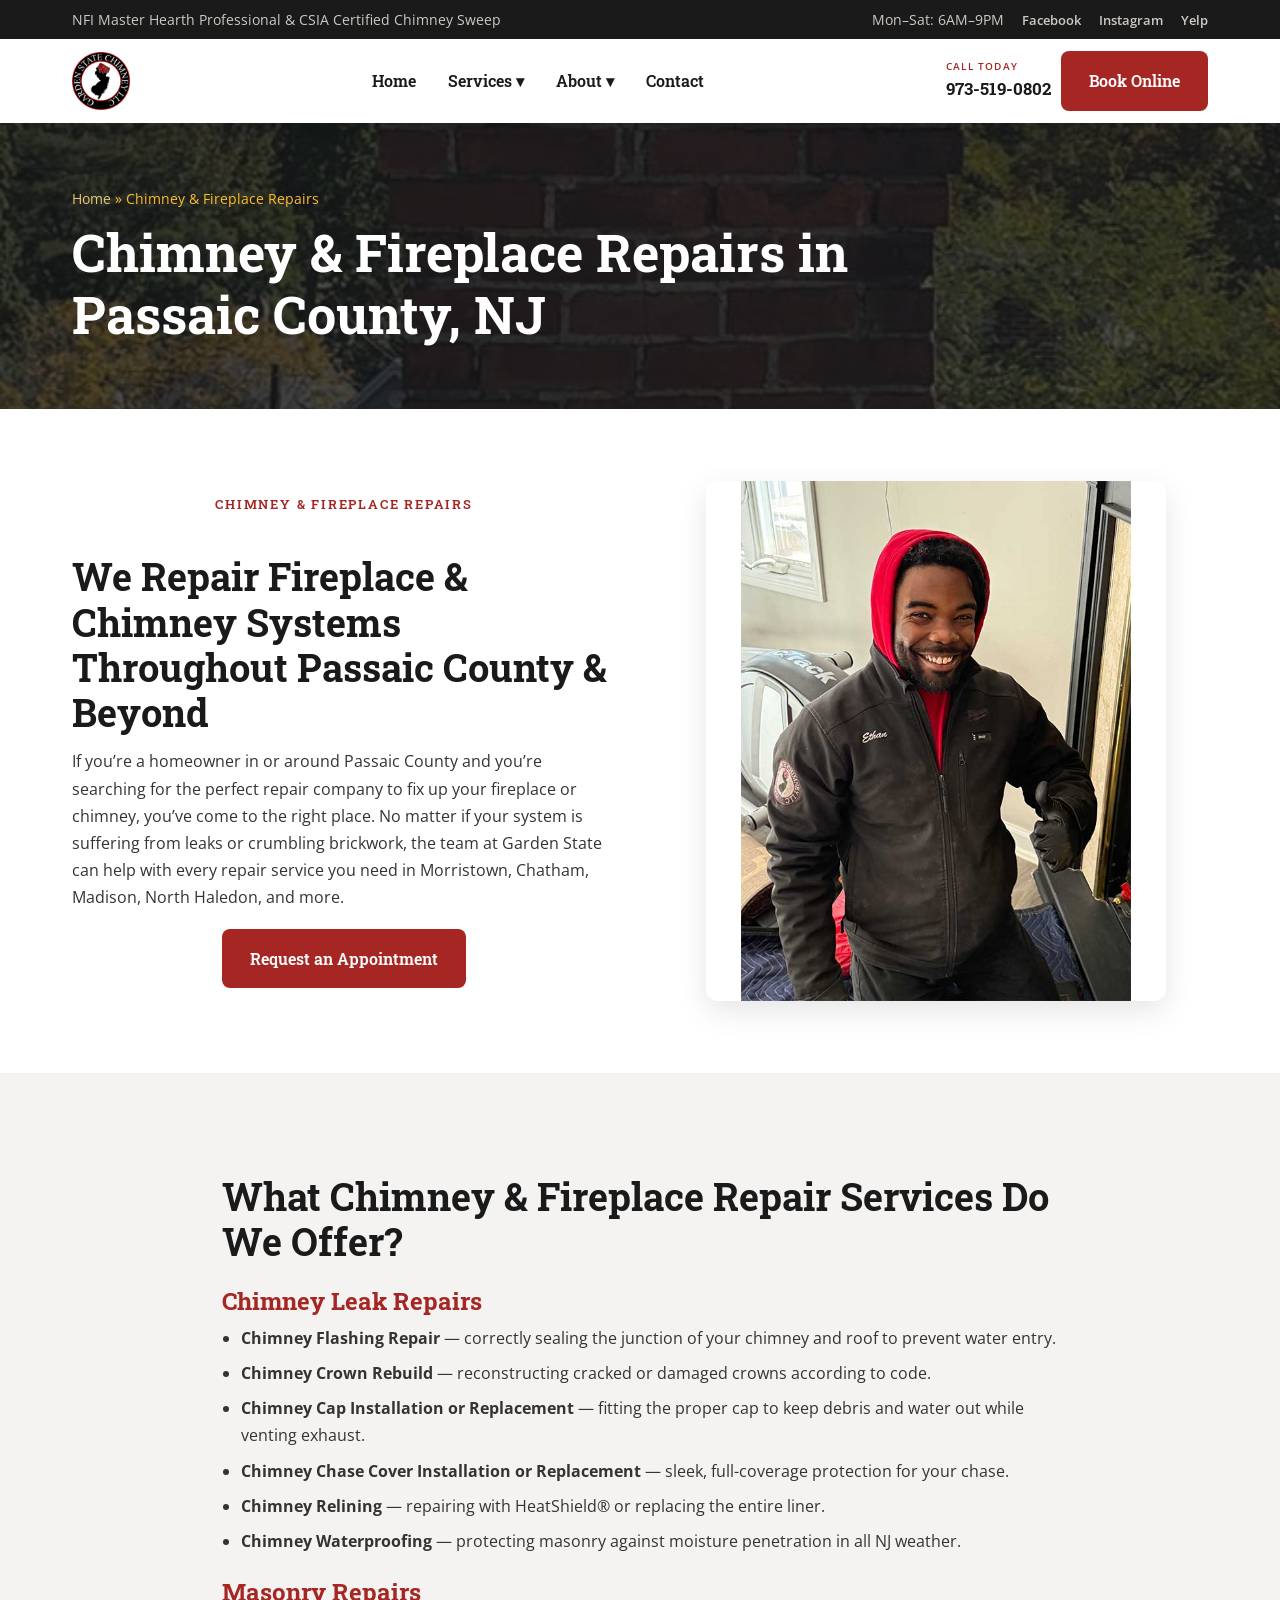
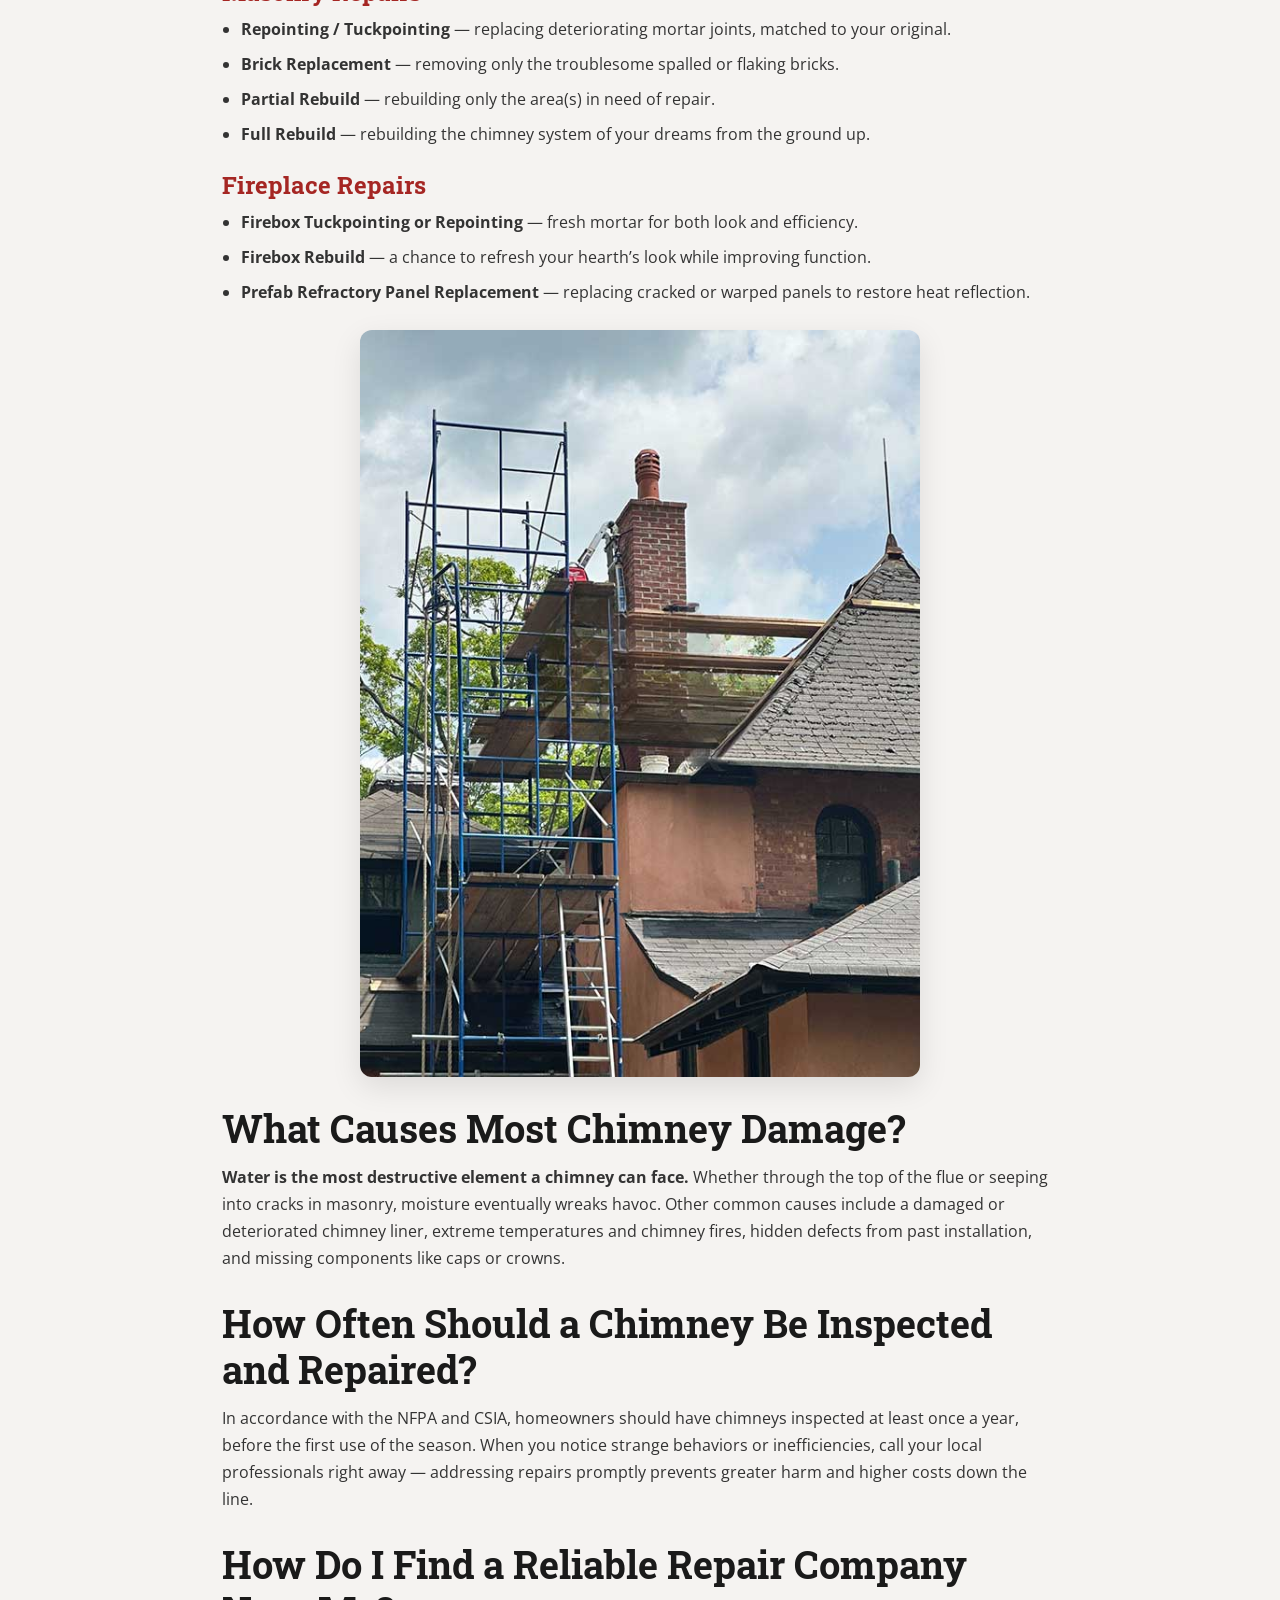
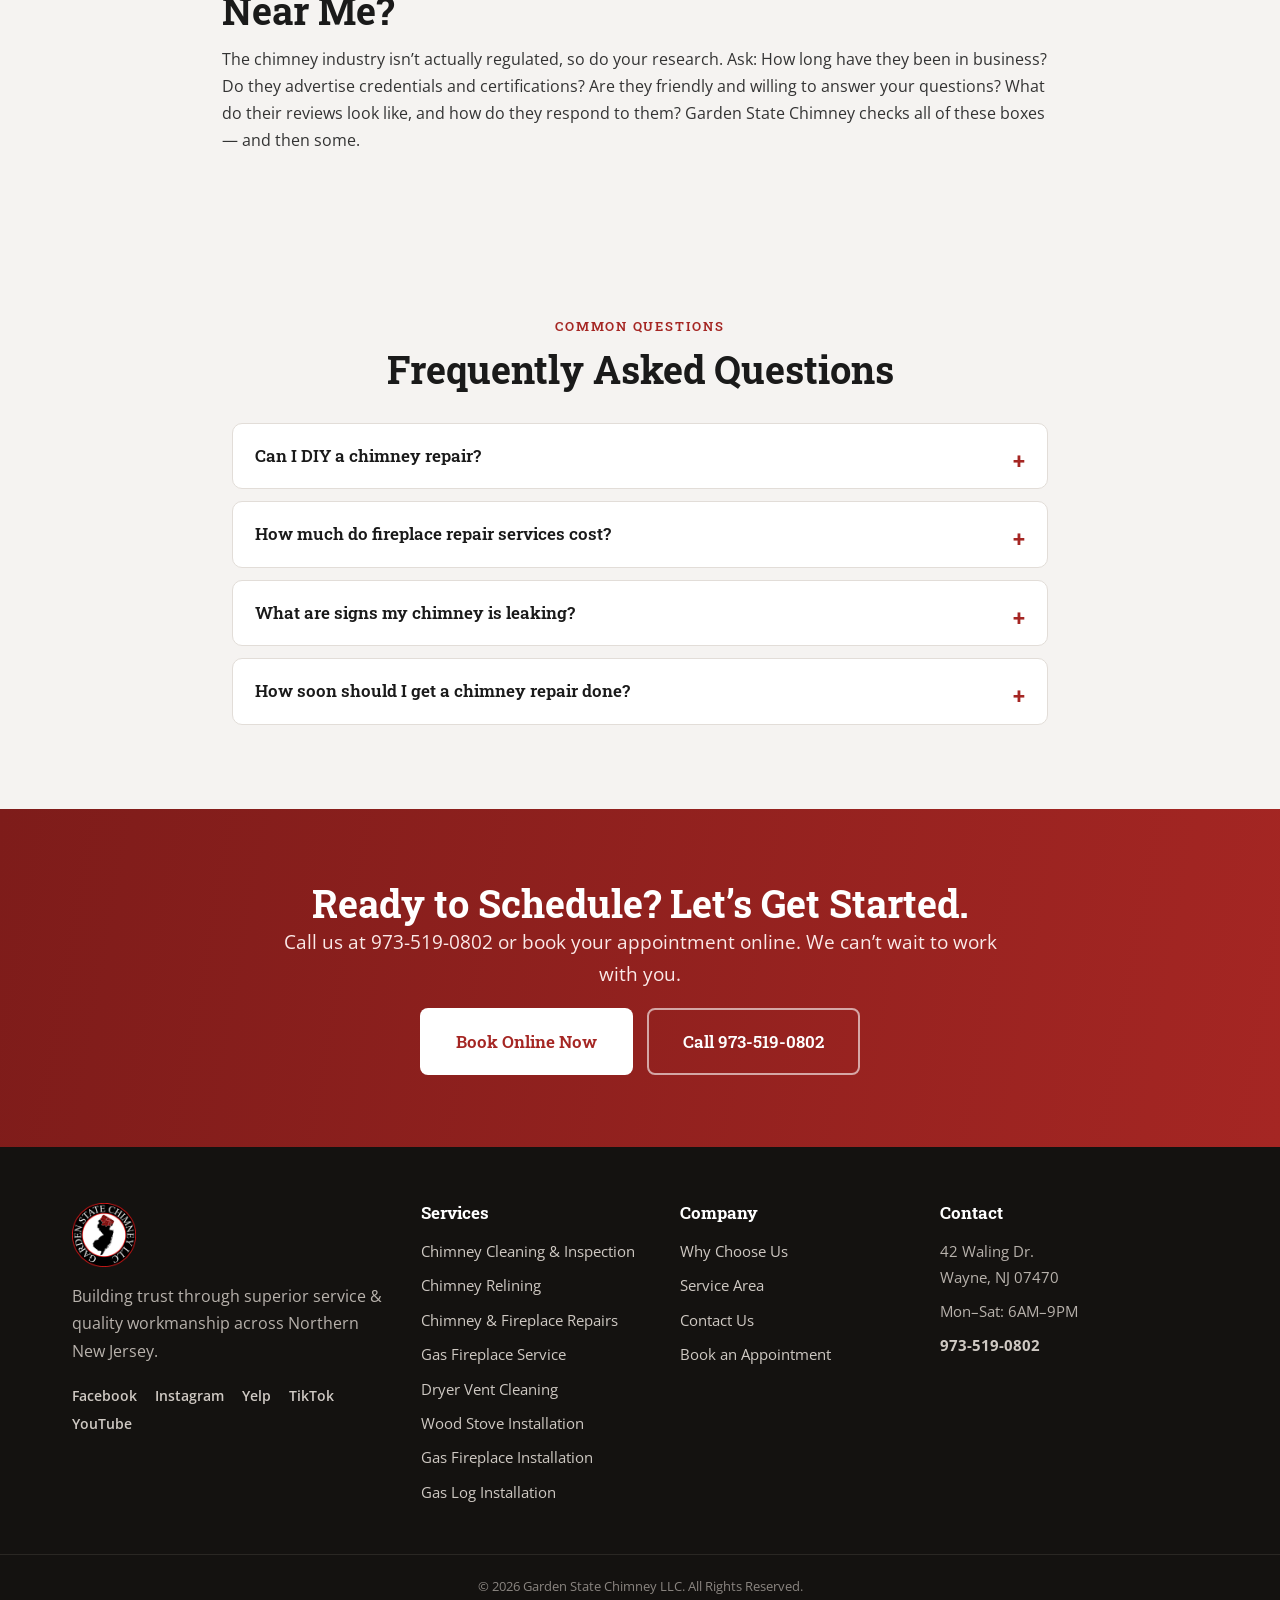
<file: chimney-fireplace-repairs.html>
<!DOCTYPE html>
<html lang="en">
<head>
<meta charset="UTF-8">
<meta name="viewport" content="width=device-width, initial-scale=1.0">
<title>Chimney & Fireplace Repair | Wayne, NJ | Garden State</title>
<meta name="description" content="Chimney leak repair, masonry rebuilds, crowns, caps, flashing, waterproofing & fireplace repairs across Passaic County, NJ. Call 973-519-0802 or book online.">
<link rel="canonical" href="https://gardenstatechimney.com/chimney-fireplace-repairs">
<meta property="og:type" content="article">
<meta property="og:title" content="Chimney & Fireplace Repair Near Me | Wayne, NJ | Garden State Chimney">
<meta property="og:description" content="Chimney leak repair, masonry rebuilds, crowns, caps, flashing, waterproofing & fireplace repairs across Passaic County, NJ. Call 973-519-0802 or book online.">
<meta property="og:image" content="https://gardenstatechimney.com/wp-content/uploads/2023/07/Logo.jpg">
<meta name="robots" content="index, follow, max-image-preview:large">
<link rel="icon" href="assets/img/Logo.jpg">
<link rel="preconnect" href="https://fonts.googleapis.com">
<link rel="preconnect" href="https://fonts.gstatic.com" crossorigin>
<link href="https://fonts.googleapis.com/css2?family=Open+Sans:ital,wght@0,300;0,400;0,600;0,700;1,400&family=Roboto+Slab:wght@400;500;600;700;800&display=swap" rel="stylesheet">
<link rel="stylesheet" href="assets/css/style.css">
<script type="application/ld+json">
{
  "@context": "https://schema.org",
  "@type": "Service",
  "serviceType": "Chimney and Fireplace Repairs",
  "description": "Chimney leak repair, masonry rebuilds, crown and cap work, waterproofing, and fireplace repairs in Wayne, NJ and Northern New Jersey.",
  "provider": {
    "@type": "ChimneySweep",
    "name": "Garden State Chimney LLC",
    "telephone": "+1-973-519-0802",
    "address": {
      "@type": "PostalAddress",
      "streetAddress": "42 Waling Dr.",
      "addressLocality": "Wayne",
      "addressRegion": "NJ",
      "postalCode": "07470",
      "addressCountry": "US"
    }
  },
  "areaServed": [
    "Passaic County NJ",
    "Bergen County NJ",
    "Morris County NJ",
    "Essex County NJ"
  ],
  "url": "https://gardenstatechimney.com/chimney-fireplace-repairs"
}
</script>
<script type="application/ld+json">
{
  "@context": "https://schema.org",
  "@type": "FAQPage",
  "mainEntity": [
    {
      "@type": "Question",
      "name": "Can I DIY a chimney repair?",
      "acceptedAnswer": {
        "@type": "Answer",
        "text": "We'd say no. Chimney and fireplace systems are far more complicated than they appear, and they handle harmful fumes and high heat. Bringing in certified pros ensures the job is done properly and safely the first time."
      }
    },
    {
      "@type": "Question",
      "name": "How much do fireplace repair services cost?",
      "acceptedAnswer": {
        "@type": "Answer",
        "text": "It varies based on the type of fireplace, the extent of damage, and materials required. We don't post prices online because every situation is different&mdash;but we'll provide a clear, personalized estimate after assessing your system."
      }
    },
    {
      "@type": "Question",
      "name": "What are signs my chimney is leaking?",
      "acceptedAnswer": {
        "@type": "Answer",
        "text": "Musty smells from the fireplace, a puddle forming in the firebox, water stains, or visible deterioration. Causes can include damaged flashing, a cracked crown, a missing cap, or a compromised liner&mdash;all of which we can fix."
      }
    },
    {
      "@type": "Question",
      "name": "How soon should I get a chimney repair done?",
      "acceptedAnswer": {
        "@type": "Answer",
        "text": "As soon as possible. Leaving a repair too long can cause greater damage, higher costs, and increased safety risk. Prompt repairs get you safely back to enjoying your fireplace."
      }
    }
  ]
}
</script>
</head>
<body>
<div class="topbar">
  <div class="wrap">
    <div>NFI Master Hearth Professional &amp; CSIA Certified Chimney Sweep</div>
    <div class="socials">
      <span>Mon&ndash;Sat: 6AM&ndash;9PM</span>
      <a href="https://www.facebook.com/gardenstatechimneysweep/" target="_blank" rel="noopener">Facebook</a>
      <a href="https://www.instagram.com/gardenstatechimneynj/" target="_blank" rel="noopener">Instagram</a>
      <a href="https://www.yelp.com/biz/garden-state-chimney-wayne" target="_blank" rel="noopener">Yelp</a>
    </div>
  </div>
</div>
<header class="site-header">
  <nav class="nav" aria-label="Main navigation">
    <a class="logo" href="/"><img src="assets/img/Garden-State-Chimney-Logo-Transparent.png" alt="Garden State Chimney"></a>
    <ul class="menu">
      <li><a href="/">Home</a></li>
      <li class="has-sub"><a href="/chimney-cleaning-inspection">Services &#9662;</a>
        <ul class="submenu">
          <li><a href="/chimney-cleaning-inspection">Chimney Cleaning &amp; Inspection</a></li>
          <li><a href="/chimney-relining">Chimney Relining</a></li>
          <li><a href="/chimney-fireplace-repairs">Chimney &amp; Fireplace Repairs</a></li>
          <li><a href="/gas-fireplace-service">Gas Fireplace Service</a></li>
          <li><a href="/dryer-vent-cleaning">Dryer Vent Cleaning</a></li>
          <li><a href="/wood-stove-installation">Wood Stove Installation</a></li>
          <li><a href="/gas-fireplace-installation">Gas Fireplace Installation</a></li>
          <li><a href="/gas-log-installation">Gas Log Installation</a></li>
        </ul>
      </li>
      <li class="has-sub"><a href="/why-choose-us">About &#9662;</a>
        <ul class="submenu">
          <li><a href="/why-choose-us">Why Choose Us?</a></li>
          <li><a href="/service-area">Service Area</a></li>
        </ul>
      </li>
      <li><a href="/contact">Contact</a></li>
    </ul>
    <div class="nav-cta">
      <a class="nav-phone" href="tel:973-519-0802"><span>Call Today</span>973-519-0802</a>
      <a class="btn btn-book" href="https://book.housecallpro.com/book/Garden-State-Chimney/c3902be655ee4f83a9cbe2380b5ce224?v2=true" target="_blank" rel="noopener">Book Online</a>
    </div>
    <button class="burger" aria-label="Menu" aria-expanded="false"><span></span><span></span><span></span></button>
  </nav>
</header>
<section class="page-hero" style="--bgimg:url('assets/img/Chimney-and-Fireplace-Repairs.jpg')">
  <style>.page-hero::before{background-image:url('assets/img/Chimney-and-Fireplace-Repairs.jpg')}</style>
  <div class="wrap">
    <div class="crumbs"><a href="/">Home</a> &raquo; Chimney &amp; Fireplace Repairs</div>
    <h1>Chimney &amp; Fireplace Repairs in Passaic County, NJ</h1>
  </div>
</section>
<section class="section"><div class="wrap split">
<div class="prose">
<span class="eyebrow">Chimney &amp; Fireplace Repairs</span>
<h2>We Repair Fireplace &amp; Chimney Systems Throughout Passaic County &amp; Beyond</h2>
<p>If you&rsquo;re a homeowner in or around Passaic County and you&rsquo;re searching for the perfect repair company to fix up your fireplace or chimney, you&rsquo;ve come to the right place. No matter if your system is suffering from leaks or crumbling brickwork, the team at Garden State can help with every repair service you need in Morristown, Chatham, Madison, North Haledon, and more.</p>
<a class="btn btn-book" href="https://book.housecallpro.com/book/Garden-State-Chimney/c3902be655ee4f83a9cbe2380b5ce224?v2=true" target="_blank" rel="noopener">Request an Appointment</a>
</div>
<div><img src="assets/img/Garden-State-Chimney-Fireplace-Repairs.jpg" alt="Garden State Chimney fireplace repairs"></div>
</div></section>

<section class="section bg-mist"><div class="wrap prose" style="max-width:880px">
<h2>What Chimney &amp; Fireplace Repair Services Do We Offer?</h2>
<h3>Chimney Leak Repairs</h3>
<ul>
<li><strong>Chimney Flashing Repair</strong> &mdash; correctly sealing the junction of your chimney and roof to prevent water entry.</li>
<li><strong>Chimney Crown Rebuild</strong> &mdash; reconstructing cracked or damaged crowns according to code.</li>
<li><strong>Chimney Cap Installation or Replacement</strong> &mdash; fitting the proper cap to keep debris and water out while venting exhaust.</li>
<li><strong>Chimney Chase Cover Installation or Replacement</strong> &mdash; sleek, full-coverage protection for your chase.</li>
<li><strong>Chimney Relining</strong> &mdash; repairing with HeatShield&reg; or replacing the entire liner.</li>
<li><strong>Chimney Waterproofing</strong> &mdash; protecting masonry against moisture penetration in all NJ weather.</li>
</ul>
<h3>Masonry Repairs</h3>
<ul>
<li><strong>Repointing / Tuckpointing</strong> &mdash; replacing deteriorating mortar joints, matched to your original.</li>
<li><strong>Brick Replacement</strong> &mdash; removing only the troublesome spalled or flaking bricks.</li>
<li><strong>Partial Rebuild</strong> &mdash; rebuilding only the area(s) in need of repair.</li>
<li><strong>Full Rebuild</strong> &mdash; rebuilding the chimney system of your dreams from the ground up.</li>
</ul>
<h3>Fireplace Repairs</h3>
<ul>
<li><strong>Firebox Tuckpointing or Repointing</strong> &mdash; fresh mortar for both look and efficiency.</li>
<li><strong>Firebox Rebuild</strong> &mdash; a chance to refresh your hearth&rsquo;s look while improving function.</li>
<li><strong>Prefab Refractory Panel Replacement</strong> &mdash; replacing cracked or warped panels to restore heat reflection.</li>
</ul>
<img src="assets/img/Chimney-Repair-Scaffolding.jpg" alt="Chimney repair with scaffolding">
<h2>What Causes Most Chimney Damage?</h2>
<p><strong>Water is the most destructive element a chimney can face.</strong> Whether through the top of the flue or seeping into cracks in masonry, moisture eventually wreaks havoc. Other common causes include a damaged or deteriorated chimney liner, extreme temperatures and chimney fires, hidden defects from past installation, and missing components like caps or crowns.</p>
<h2>How Often Should a Chimney Be Inspected and Repaired?</h2>
<p>In accordance with the NFPA and CSIA, homeowners should have chimneys inspected at least once a year, before the first use of the season. When you notice strange behaviors or inefficiencies, call your local professionals right away &mdash; addressing repairs promptly prevents greater harm and higher costs down the line.</p>
<h2>How Do I Find a Reliable Repair Company Near Me?</h2>
<p>The chimney industry isn&rsquo;t actually regulated, so do your research. Ask: How long have they been in business? Do they advertise credentials and certifications? Are they friendly and willing to answer your questions? What do their reviews look like, and how do they respond to them? Garden State Chimney checks all of these boxes &mdash; and then some.</p>
</div></section>

<section class="section bg-mist">
  <div class="wrap" style="max-width:860px">
    <div class="center" style="margin-bottom:30px"><span class="eyebrow">Common Questions</span><h2>Frequently Asked Questions</h2></div>
    <div class="faq">
    <details><summary>Can I DIY a chimney repair?</summary><div class="ans">We'd say no. Chimney and fireplace systems are far more complicated than they appear, and they handle harmful fumes and high heat. Bringing in certified pros ensures the job is done properly and safely the first time.</div></details>
    <details><summary>How much do fireplace repair services cost?</summary><div class="ans">It varies based on the type of fireplace, the extent of damage, and materials required. We don't post prices online because every situation is different&mdash;but we'll provide a clear, personalized estimate after assessing your system.</div></details>
    <details><summary>What are signs my chimney is leaking?</summary><div class="ans">Musty smells from the fireplace, a puddle forming in the firebox, water stains, or visible deterioration. Causes can include damaged flashing, a cracked crown, a missing cap, or a compromised liner&mdash;all of which we can fix.</div></details>
    <details><summary>How soon should I get a chimney repair done?</summary><div class="ans">As soon as possible. Leaving a repair too long can cause greater damage, higher costs, and increased safety risk. Prompt repairs get you safely back to enjoying your fireplace.</div></details>
    </div>
  </div>
</section>
<section class="section cta-band">
  <div class="wrap center" style="max-width:760px">
    <h2>Ready to Schedule? Let&rsquo;s Get Started.</h2>
    <p class="lead">Call us at 973-519-0802 or book your appointment online. We can&rsquo;t wait to work with you.</p>
    <div class="btn-row" style="justify-content:center">
      <a class="btn btn-lg" style="background:#fff;color:var(--brand-red)" href="https://book.housecallpro.com/book/Garden-State-Chimney/c3902be655ee4f83a9cbe2380b5ce224?v2=true" target="_blank" rel="noopener">Book Online Now</a>
      <a class="btn btn-ghost btn-lg" href="tel:973-519-0802">Call 973-519-0802</a>
    </div>
  </div>
</section>
<footer class="site-footer">
  <div class="wrap foot-grid">
    <div>
      <img class="flogo" src="assets/img/Garden-State-Chimney-Logo-white-Transparent.png" alt="Garden State Chimney">
      <p>Building trust through superior service &amp; quality workmanship across Northern New Jersey.</p>
      <div class="foot-social">
        <a href="https://www.facebook.com/gardenstatechimneysweep/" target="_blank" rel="noopener">Facebook</a>
        <a href="https://www.instagram.com/gardenstatechimneynj/" target="_blank" rel="noopener">Instagram</a>
        <a href="https://www.yelp.com/biz/garden-state-chimney-wayne" target="_blank" rel="noopener">Yelp</a>
        <a href="https://www.tiktok.com/@danthechimneyman" target="_blank" rel="noopener">TikTok</a>
        <a href="https://youtube.com/@gardenstatechimney" target="_blank" rel="noopener">YouTube</a>
      </div>
    </div>
    <div><h4>Services</h4><ul>
      <li><a href="/chimney-cleaning-inspection">Chimney Cleaning &amp; Inspection</a></li>
      <li><a href="/chimney-relining">Chimney Relining</a></li>
      <li><a href="/chimney-fireplace-repairs">Chimney &amp; Fireplace Repairs</a></li>
      <li><a href="/gas-fireplace-service">Gas Fireplace Service</a></li>
      <li><a href="/dryer-vent-cleaning">Dryer Vent Cleaning</a></li>
      <li><a href="/wood-stove-installation">Wood Stove Installation</a></li>
      <li><a href="/gas-fireplace-installation">Gas Fireplace Installation</a></li>
      <li><a href="/gas-log-installation">Gas Log Installation</a></li>
    </ul></div>
    <div><h4>Company</h4><ul>
      <li><a href="/why-choose-us">Why Choose Us</a></li>
      <li><a href="/service-area">Service Area</a></li>
      <li><a href="/contact">Contact Us</a></li>
      <li><a href="https://book.housecallpro.com/book/Garden-State-Chimney/c3902be655ee4f83a9cbe2380b5ce224?v2=true" target="_blank" rel="noopener">Book an Appointment</a></li>
    </ul></div>
    <div><h4>Contact</h4><ul>
      <li>42 Waling Dr.<br>Wayne, NJ 07470</li>
      <li>Mon&ndash;Sat: 6AM&ndash;9PM</li>
      <li><a href="tel:973-519-0802"><strong>973-519-0802</strong></a></li>
    </ul></div>
  </div>
  <div class="foot-bottom">&copy; <span id="yr"></span> Garden State Chimney LLC. All Rights Reserved.</div>
</footer>
<div class="mobile-cta">
  <a class="m-call" href="tel:973-519-0802">&#9742; Call</a>
  <a class="m-book" href="https://book.housecallpro.com/book/Garden-State-Chimney/c3902be655ee4f83a9cbe2380b5ce224?v2=true" target="_blank" rel="noopener">Book Online</a>
</div>
<script>document.getElementById('yr').textContent=new Date().getFullYear();</script>
<script src="assets/js/site.js"></script>
</body></html>
</file>
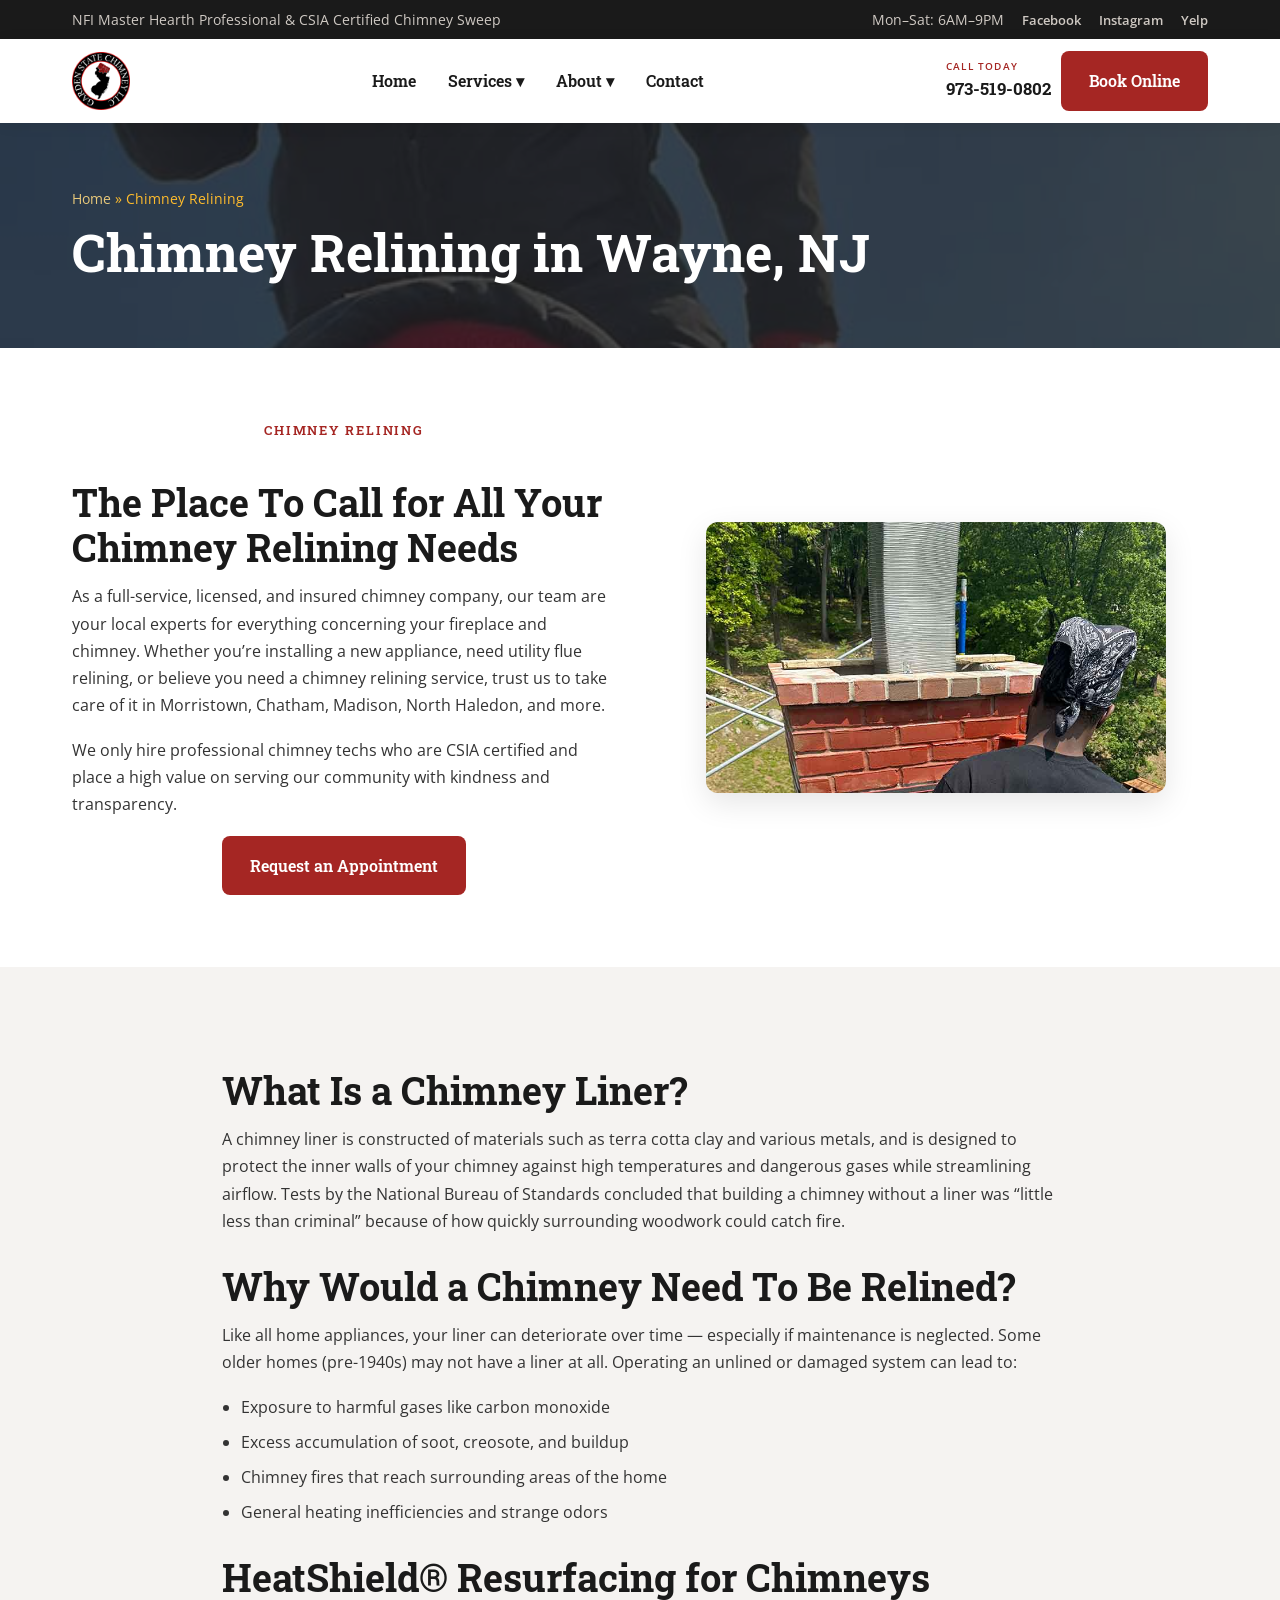
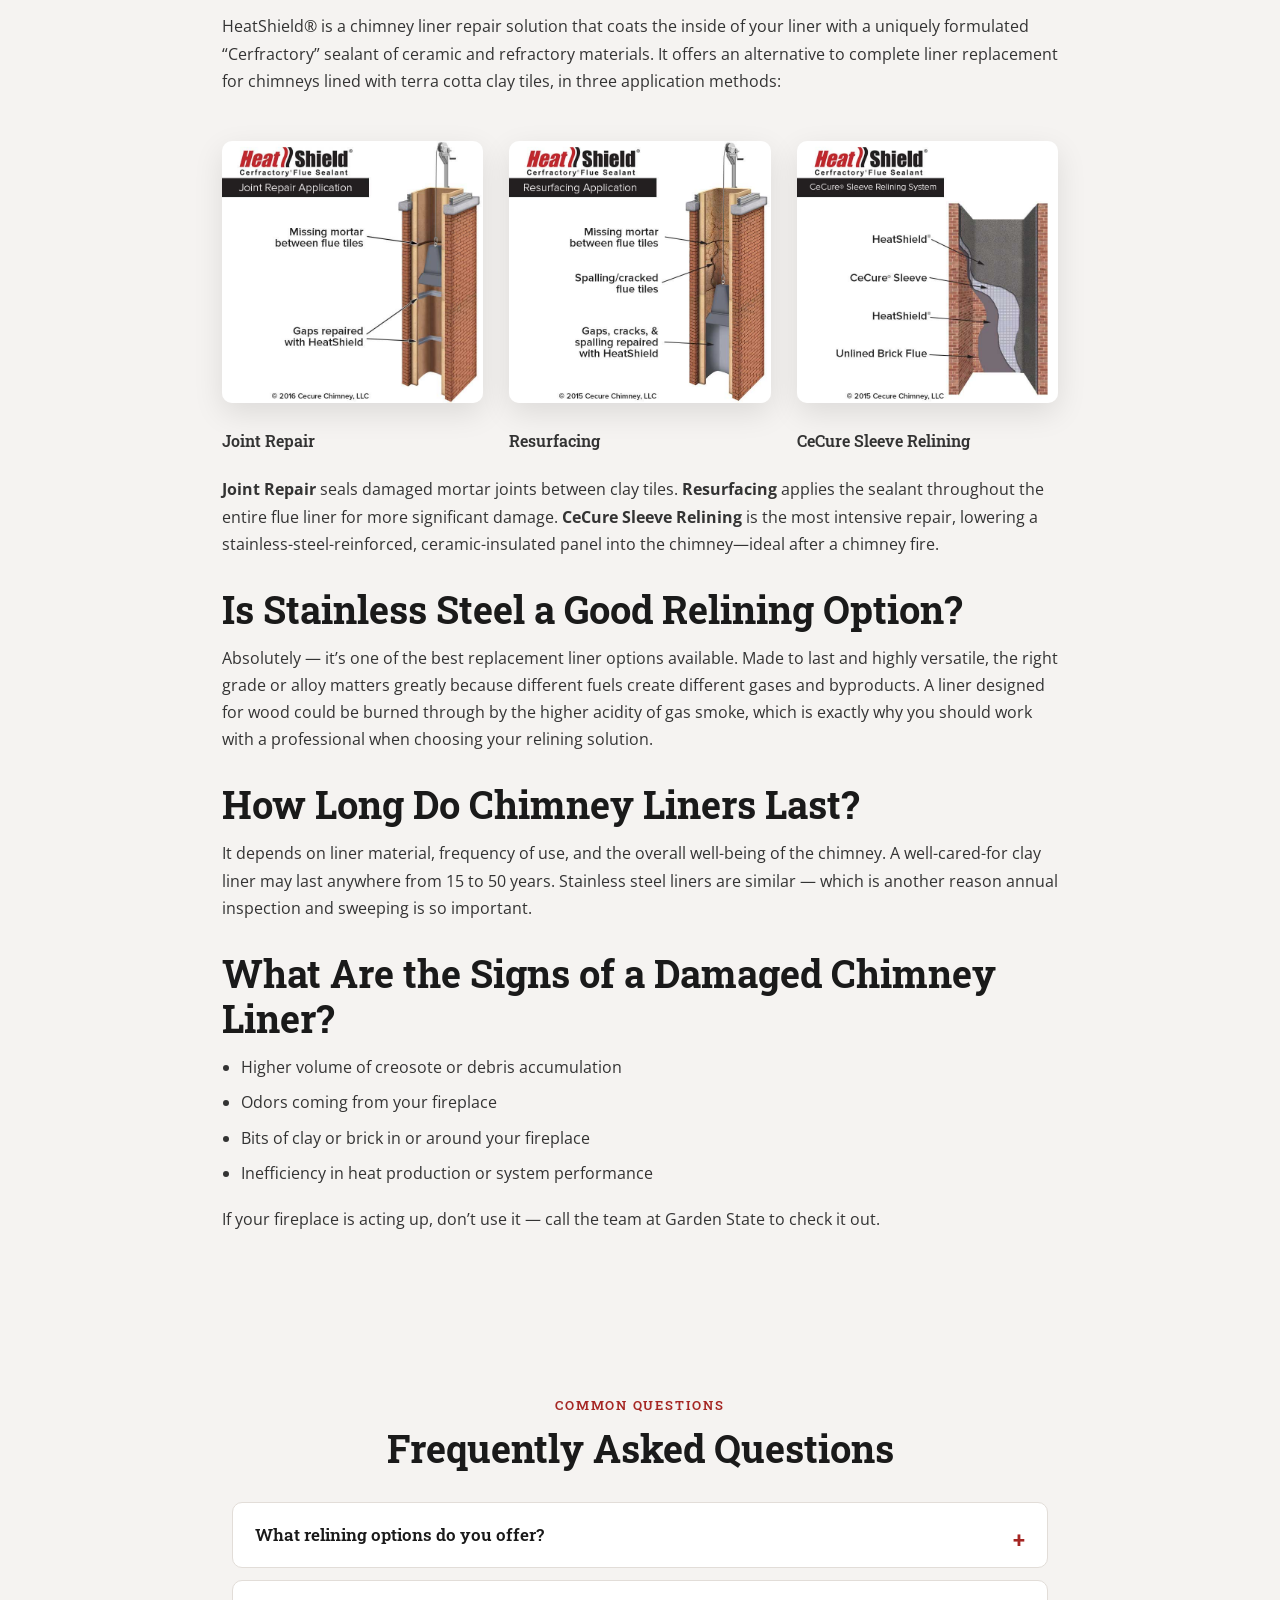
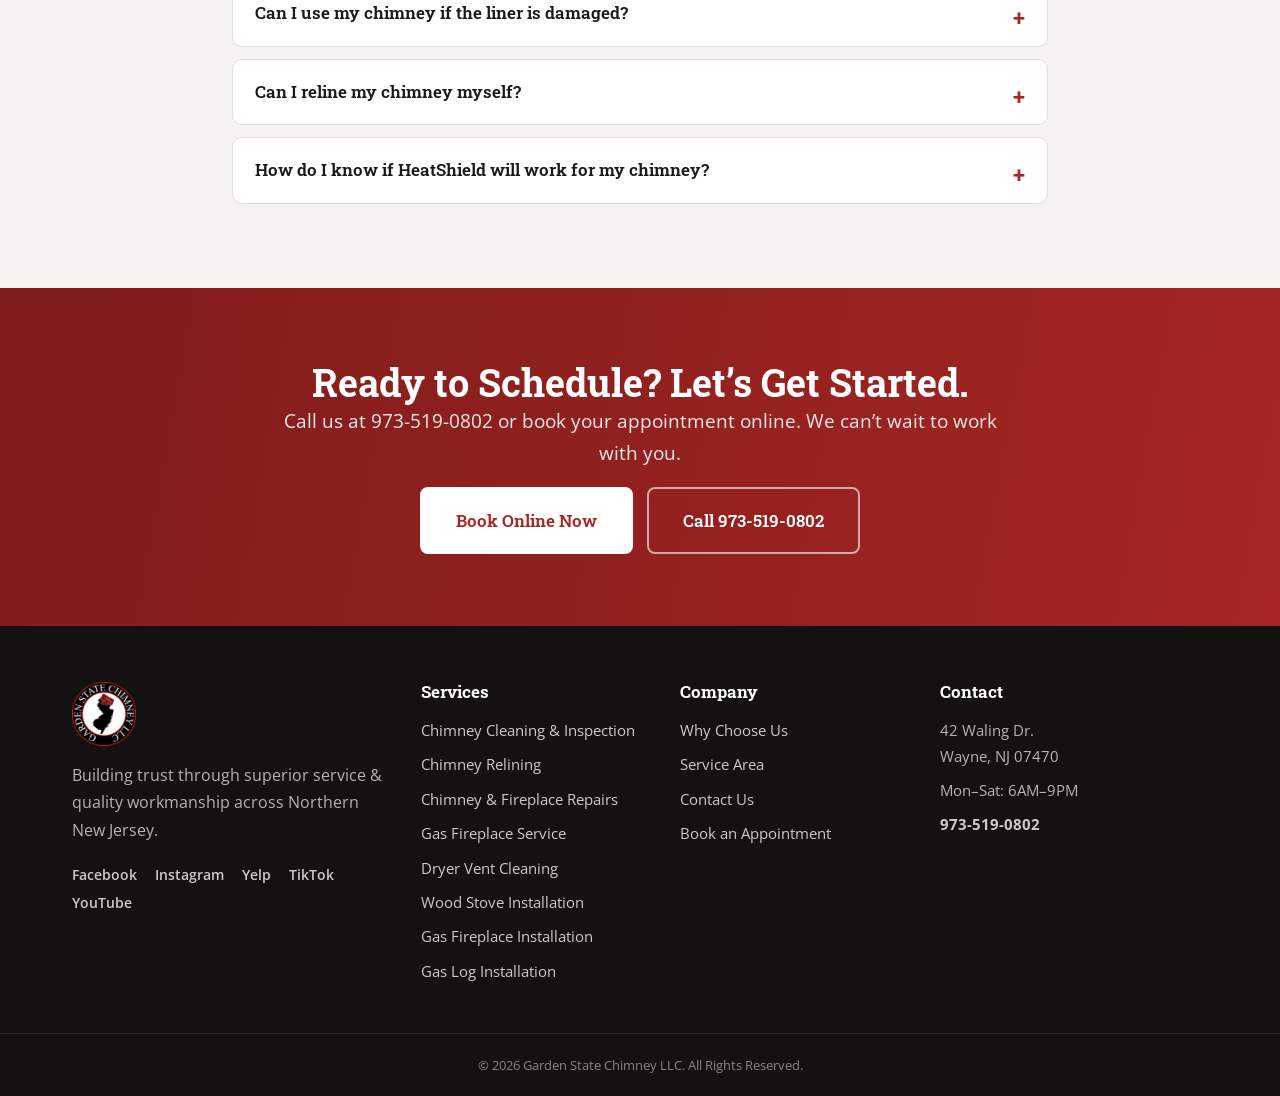
<file: chimney-relining.html>
<!DOCTYPE html>
<html lang="en">
<head>
<meta charset="UTF-8">
<meta name="viewport" content="width=device-width, initial-scale=1.0">
<title>Chimney Relining | HeatShield & Steel | Garden State NJ</title>
<meta name="description" content="We offer chimney relining & resurfacing in both HeatShield® and stainless steel in Wayne, NJ & Passaic County. Let's find what suits your needs. Call 973-519-0802.">
<link rel="canonical" href="https://gardenstatechimney.com/chimney-relining">
<meta property="og:type" content="article">
<meta property="og:title" content="Chimney Relining Near Me | HeatShield & Stainless Steel | Garden State Chimney">
<meta property="og:description" content="We offer chimney relining & resurfacing in both HeatShield® and stainless steel in Wayne, NJ & Passaic County. Let's find what suits your needs. Call 973-519-0802.">
<meta property="og:image" content="https://gardenstatechimney.com/wp-content/uploads/2023/07/Logo.jpg">
<meta name="robots" content="index, follow, max-image-preview:large">
<link rel="icon" href="assets/img/Logo.jpg">
<link rel="preconnect" href="https://fonts.googleapis.com">
<link rel="preconnect" href="https://fonts.gstatic.com" crossorigin>
<link href="https://fonts.googleapis.com/css2?family=Open+Sans:ital,wght@0,300;0,400;0,600;0,700;1,400&family=Roboto+Slab:wght@400;500;600;700;800&display=swap" rel="stylesheet">
<link rel="stylesheet" href="assets/css/style.css">
<script type="application/ld+json">
{
  "@context": "https://schema.org",
  "@type": "Service",
  "serviceType": "Chimney Relining",
  "description": "HeatShield resurfacing and stainless steel chimney relining in Wayne, NJ and across Northern New Jersey.",
  "provider": {
    "@type": "ChimneySweep",
    "name": "Garden State Chimney LLC",
    "telephone": "+1-973-519-0802",
    "address": {
      "@type": "PostalAddress",
      "streetAddress": "42 Waling Dr.",
      "addressLocality": "Wayne",
      "addressRegion": "NJ",
      "postalCode": "07470",
      "addressCountry": "US"
    }
  },
  "areaServed": [
    "Passaic County NJ",
    "Bergen County NJ",
    "Morris County NJ",
    "Essex County NJ"
  ],
  "url": "https://gardenstatechimney.com/chimney-relining"
}
</script>
<script type="application/ld+json">
{
  "@context": "https://schema.org",
  "@type": "FAQPage",
  "mainEntity": [
    {
      "@type": "Question",
      "name": "What relining options do you offer?",
      "acceptedAnswer": {
        "@type": "Answer",
        "text": "We offer two main options: HeatShield&reg; resurfacing (in Joint Repair, Resurfacing, and CeCure Sleeve methods) for terra cotta clay liners, and full stainless steel liner replacement. We'll recommend the best fit for your chimney and budget."
      }
    },
    {
      "@type": "Question",
      "name": "Can I use my chimney if the liner is damaged?",
      "acceptedAnswer": {
        "@type": "Answer",
        "text": "No. If your fireplace or chimney is acting up, stop using it. A damaged liner can expose your home to dangerous gases or start a chimney fire. Wait until a professional can assess the situation."
      }
    },
    {
      "@type": "Question",
      "name": "Can I reline my chimney myself?",
      "acceptedAnswer": {
        "@type": "Answer",
        "text": "No. Removing and correctly installing a liner requires significant skill and specialized tools. A DIY approach often costs more in the long run when a professional has to redo the work and fix any resulting damage."
      }
    },
    {
      "@type": "Question",
      "name": "How do I know if HeatShield will work for my chimney?",
      "acceptedAnswer": {
        "@type": "Answer",
        "text": "If your chimney has a terra cotta clay liner, there's a good chance one of the three HeatShield application methods will work. We'll inspect your flue with a camera and recommend the right solution."
      }
    }
  ]
}
</script>
</head>
<body>
<div class="topbar">
  <div class="wrap">
    <div>NFI Master Hearth Professional &amp; CSIA Certified Chimney Sweep</div>
    <div class="socials">
      <span>Mon&ndash;Sat: 6AM&ndash;9PM</span>
      <a href="https://www.facebook.com/gardenstatechimneysweep/" target="_blank" rel="noopener">Facebook</a>
      <a href="https://www.instagram.com/gardenstatechimneynj/" target="_blank" rel="noopener">Instagram</a>
      <a href="https://www.yelp.com/biz/garden-state-chimney-wayne" target="_blank" rel="noopener">Yelp</a>
    </div>
  </div>
</div>
<header class="site-header">
  <nav class="nav" aria-label="Main navigation">
    <a class="logo" href="/"><img src="assets/img/Garden-State-Chimney-Logo-Transparent.png" alt="Garden State Chimney"></a>
    <ul class="menu">
      <li><a href="/">Home</a></li>
      <li class="has-sub"><a href="/chimney-cleaning-inspection">Services &#9662;</a>
        <ul class="submenu">
          <li><a href="/chimney-cleaning-inspection">Chimney Cleaning &amp; Inspection</a></li>
          <li><a href="/chimney-relining">Chimney Relining</a></li>
          <li><a href="/chimney-fireplace-repairs">Chimney &amp; Fireplace Repairs</a></li>
          <li><a href="/gas-fireplace-service">Gas Fireplace Service</a></li>
          <li><a href="/dryer-vent-cleaning">Dryer Vent Cleaning</a></li>
          <li><a href="/wood-stove-installation">Wood Stove Installation</a></li>
          <li><a href="/gas-fireplace-installation">Gas Fireplace Installation</a></li>
          <li><a href="/gas-log-installation">Gas Log Installation</a></li>
        </ul>
      </li>
      <li class="has-sub"><a href="/why-choose-us">About &#9662;</a>
        <ul class="submenu">
          <li><a href="/why-choose-us">Why Choose Us?</a></li>
          <li><a href="/service-area">Service Area</a></li>
        </ul>
      </li>
      <li><a href="/contact">Contact</a></li>
    </ul>
    <div class="nav-cta">
      <a class="nav-phone" href="tel:973-519-0802"><span>Call Today</span>973-519-0802</a>
      <a class="btn btn-book" href="https://book.housecallpro.com/book/Garden-State-Chimney/c3902be655ee4f83a9cbe2380b5ce224?v2=true" target="_blank" rel="noopener">Book Online</a>
    </div>
    <button class="burger" aria-label="Menu" aria-expanded="false"><span></span><span></span><span></span></button>
  </nav>
</header>
<section class="page-hero" style="--bgimg:url('assets/img/Chimney-Relining-Service.jpg')">
  <style>.page-hero::before{background-image:url('assets/img/Chimney-Relining-Service.jpg')}</style>
  <div class="wrap">
    <div class="crumbs"><a href="/">Home</a> &raquo; Chimney Relining</div>
    <h1>Chimney Relining in Wayne, NJ</h1>
  </div>
</section>
<section class="section"><div class="wrap split">
<div class="prose">
<span class="eyebrow">Chimney Relining</span>
<h2>The Place To Call for All Your Chimney Relining Needs</h2>
<p>As a full-service, licensed, and insured chimney company, our team are your local experts for everything concerning your fireplace and chimney. Whether you&rsquo;re installing a new appliance, need utility flue relining, or believe you need a chimney relining service, trust us to take care of it in Morristown, Chatham, Madison, North Haledon, and more.</p>
<p>We only hire professional chimney techs who are CSIA certified and place a high value on serving our community with kindness and transparency.</p>
<a class="btn btn-book" href="https://book.housecallpro.com/book/Garden-State-Chimney/c3902be655ee4f83a9cbe2380b5ce224?v2=true" target="_blank" rel="noopener">Request an Appointment</a>
</div>
<div><img src="assets/img/Chimney-Relining.jpg" alt="Chimney relining"></div>
</div></section>

<section class="section bg-mist"><div class="wrap prose" style="max-width:880px">
<h2>What Is a Chimney Liner?</h2>
<p>A chimney liner is constructed of materials such as terra cotta clay and various metals, and is designed to protect the inner walls of your chimney against high temperatures and dangerous gases while streamlining airflow. Tests by the National Bureau of Standards concluded that building a chimney without a liner was &ldquo;little less than criminal&rdquo; because of how quickly surrounding woodwork could catch fire.</p>
<h2>Why Would a Chimney Need To Be Relined?</h2>
<p>Like all home appliances, your liner can deteriorate over time &mdash; especially if maintenance is neglected. Some older homes (pre-1940s) may not have a liner at all. Operating an unlined or damaged system can lead to:</p>
<ul>
<li>Exposure to harmful gases like carbon monoxide</li>
<li>Excess accumulation of soot, creosote, and buildup</li>
<li>Chimney fires that reach surrounding areas of the home</li>
<li>General heating inefficiencies and strange odors</li>
</ul>
<h2>HeatShield&reg; Resurfacing for Chimneys</h2>
<p>HeatShield&reg; is a chimney liner repair solution that coats the inside of your liner with a uniquely formulated &ldquo;Cerfractory&rdquo; sealant of ceramic and refractory materials. It offers an alternative to complete liner replacement for chimneys lined with terra cotta clay tiles, in three application methods:</p>
<div class="grid grid-3" style="margin:1.4rem 0">
  <figure style="margin:0"><img src="assets/img/Heatshield-Joint-Repair-Application.jpg" alt="HeatShield Joint Repair" style="border-radius:10px"><figcaption style="font-family:var(--head);font-weight:600;margin-top:8px">Joint Repair</figcaption></figure>
  <figure style="margin:0"><img src="assets/img/Heatshield-Resurfacing.jpg" alt="HeatShield Resurfacing" style="border-radius:10px"><figcaption style="font-family:var(--head);font-weight:600;margin-top:8px">Resurfacing</figcaption></figure>
  <figure style="margin:0"><img src="assets/img/Heatshield-Cecure-Sleeve-c.jpg" alt="HeatShield CeCure Sleeve" style="border-radius:10px"><figcaption style="font-family:var(--head);font-weight:600;margin-top:8px">CeCure Sleeve Relining</figcaption></figure>
</div>
<p><strong>Joint Repair</strong> seals damaged mortar joints between clay tiles. <strong>Resurfacing</strong> applies the sealant throughout the entire flue liner for more significant damage. <strong>CeCure Sleeve Relining</strong> is the most intensive repair, lowering a stainless-steel-reinforced, ceramic-insulated panel into the chimney&mdash;ideal after a chimney fire.</p>
<h2>Is Stainless Steel a Good Relining Option?</h2>
<p>Absolutely &mdash; it&rsquo;s one of the best replacement liner options available. Made to last and highly versatile, the right grade or alloy matters greatly because different fuels create different gases and byproducts. A liner designed for wood could be burned through by the higher acidity of gas smoke, which is exactly why you should work with a professional when choosing your relining solution.</p>
<h2>How Long Do Chimney Liners Last?</h2>
<p>It depends on liner material, frequency of use, and the overall well-being of the chimney. A well-cared-for clay liner may last anywhere from 15 to 50 years. Stainless steel liners are similar &mdash; which is another reason annual inspection and sweeping is so important.</p>
<h2>What Are the Signs of a Damaged Chimney Liner?</h2>
<ul>
<li>Higher volume of creosote or debris accumulation</li>
<li>Odors coming from your fireplace</li>
<li>Bits of clay or brick in or around your fireplace</li>
<li>Inefficiency in heat production or system performance</li>
</ul>
<p>If your fireplace is acting up, don&rsquo;t use it &mdash; call the team at Garden State to check it out.</p>
</div></section>

<section class="section bg-mist">
  <div class="wrap" style="max-width:860px">
    <div class="center" style="margin-bottom:30px"><span class="eyebrow">Common Questions</span><h2>Frequently Asked Questions</h2></div>
    <div class="faq">
    <details><summary>What relining options do you offer?</summary><div class="ans">We offer two main options: HeatShield&reg; resurfacing (in Joint Repair, Resurfacing, and CeCure Sleeve methods) for terra cotta clay liners, and full stainless steel liner replacement. We'll recommend the best fit for your chimney and budget.</div></details>
    <details><summary>Can I use my chimney if the liner is damaged?</summary><div class="ans">No. If your fireplace or chimney is acting up, stop using it. A damaged liner can expose your home to dangerous gases or start a chimney fire. Wait until a professional can assess the situation.</div></details>
    <details><summary>Can I reline my chimney myself?</summary><div class="ans">No. Removing and correctly installing a liner requires significant skill and specialized tools. A DIY approach often costs more in the long run when a professional has to redo the work and fix any resulting damage.</div></details>
    <details><summary>How do I know if HeatShield will work for my chimney?</summary><div class="ans">If your chimney has a terra cotta clay liner, there's a good chance one of the three HeatShield application methods will work. We'll inspect your flue with a camera and recommend the right solution.</div></details>
    </div>
  </div>
</section>
<section class="section cta-band">
  <div class="wrap center" style="max-width:760px">
    <h2>Ready to Schedule? Let&rsquo;s Get Started.</h2>
    <p class="lead">Call us at 973-519-0802 or book your appointment online. We can&rsquo;t wait to work with you.</p>
    <div class="btn-row" style="justify-content:center">
      <a class="btn btn-lg" style="background:#fff;color:var(--brand-red)" href="https://book.housecallpro.com/book/Garden-State-Chimney/c3902be655ee4f83a9cbe2380b5ce224?v2=true" target="_blank" rel="noopener">Book Online Now</a>
      <a class="btn btn-ghost btn-lg" href="tel:973-519-0802">Call 973-519-0802</a>
    </div>
  </div>
</section>
<footer class="site-footer">
  <div class="wrap foot-grid">
    <div>
      <img class="flogo" src="assets/img/Garden-State-Chimney-Logo-white-Transparent.png" alt="Garden State Chimney">
      <p>Building trust through superior service &amp; quality workmanship across Northern New Jersey.</p>
      <div class="foot-social">
        <a href="https://www.facebook.com/gardenstatechimneysweep/" target="_blank" rel="noopener">Facebook</a>
        <a href="https://www.instagram.com/gardenstatechimneynj/" target="_blank" rel="noopener">Instagram</a>
        <a href="https://www.yelp.com/biz/garden-state-chimney-wayne" target="_blank" rel="noopener">Yelp</a>
        <a href="https://www.tiktok.com/@danthechimneyman" target="_blank" rel="noopener">TikTok</a>
        <a href="https://youtube.com/@gardenstatechimney" target="_blank" rel="noopener">YouTube</a>
      </div>
    </div>
    <div><h4>Services</h4><ul>
      <li><a href="/chimney-cleaning-inspection">Chimney Cleaning &amp; Inspection</a></li>
      <li><a href="/chimney-relining">Chimney Relining</a></li>
      <li><a href="/chimney-fireplace-repairs">Chimney &amp; Fireplace Repairs</a></li>
      <li><a href="/gas-fireplace-service">Gas Fireplace Service</a></li>
      <li><a href="/dryer-vent-cleaning">Dryer Vent Cleaning</a></li>
      <li><a href="/wood-stove-installation">Wood Stove Installation</a></li>
      <li><a href="/gas-fireplace-installation">Gas Fireplace Installation</a></li>
      <li><a href="/gas-log-installation">Gas Log Installation</a></li>
    </ul></div>
    <div><h4>Company</h4><ul>
      <li><a href="/why-choose-us">Why Choose Us</a></li>
      <li><a href="/service-area">Service Area</a></li>
      <li><a href="/contact">Contact Us</a></li>
      <li><a href="https://book.housecallpro.com/book/Garden-State-Chimney/c3902be655ee4f83a9cbe2380b5ce224?v2=true" target="_blank" rel="noopener">Book an Appointment</a></li>
    </ul></div>
    <div><h4>Contact</h4><ul>
      <li>42 Waling Dr.<br>Wayne, NJ 07470</li>
      <li>Mon&ndash;Sat: 6AM&ndash;9PM</li>
      <li><a href="tel:973-519-0802"><strong>973-519-0802</strong></a></li>
    </ul></div>
  </div>
  <div class="foot-bottom">&copy; <span id="yr"></span> Garden State Chimney LLC. All Rights Reserved.</div>
</footer>
<div class="mobile-cta">
  <a class="m-call" href="tel:973-519-0802">&#9742; Call</a>
  <a class="m-book" href="https://book.housecallpro.com/book/Garden-State-Chimney/c3902be655ee4f83a9cbe2380b5ce224?v2=true" target="_blank" rel="noopener">Book Online</a>
</div>
<script>document.getElementById('yr').textContent=new Date().getFullYear();</script>
<script src="assets/js/site.js"></script>
</body></html>
</file>
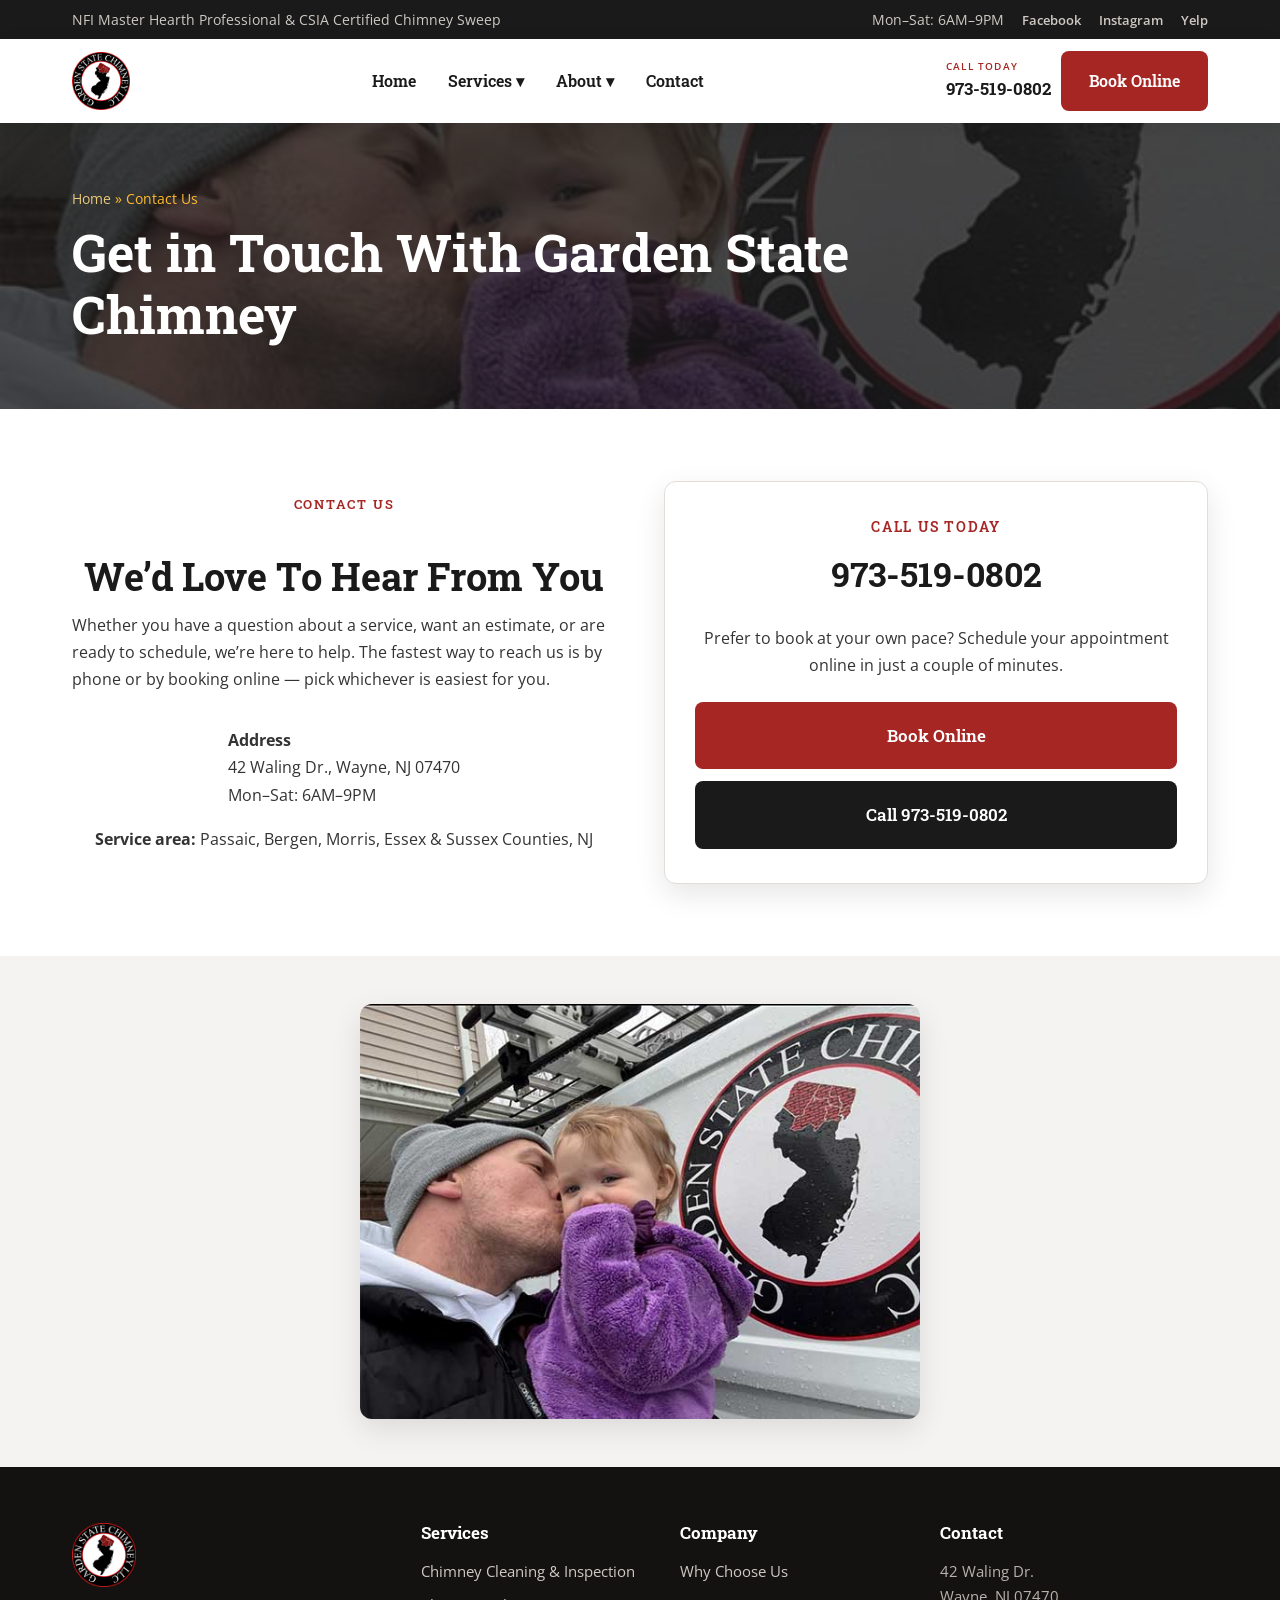
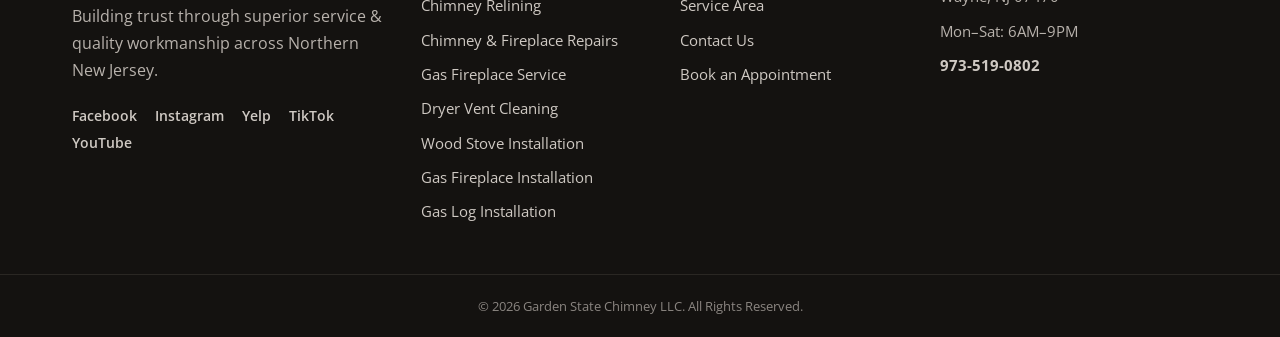
<file: contact.html>
<!DOCTYPE html>
<html lang="en">
<head>
<meta charset="UTF-8">
<meta name="viewport" content="width=device-width, initial-scale=1.0">
<title>Contact Us | Garden State Chimney | Wayne, NJ</title>
<meta name="description" content="Contact Garden State Chimney in Wayne, NJ. Call 973-519-0802 or book online to schedule chimney sweeping, inspection, relining, or fireplace repair.">
<link rel="canonical" href="https://gardenstatechimney.com/contact">
<meta property="og:type" content="article">
<meta property="og:title" content="Contact Us | Garden State Chimney | Wayne, NJ">
<meta property="og:description" content="Contact Garden State Chimney in Wayne, NJ. Call 973-519-0802 or book online to schedule chimney sweeping, inspection, relining, or fireplace repair.">
<meta property="og:image" content="https://gardenstatechimney.com/wp-content/uploads/2023/07/Logo.jpg">
<meta name="robots" content="index, follow, max-image-preview:large">
<link rel="icon" href="assets/img/Logo.jpg">
<link rel="preconnect" href="https://fonts.googleapis.com">
<link rel="preconnect" href="https://fonts.gstatic.com" crossorigin>
<link href="https://fonts.googleapis.com/css2?family=Open+Sans:ital,wght@0,300;0,400;0,600;0,700;1,400&family=Roboto+Slab:wght@400;500;600;700;800&display=swap" rel="stylesheet">
<link rel="stylesheet" href="assets/css/style.css">
</head>
<body>
<div class="topbar">
  <div class="wrap">
    <div>NFI Master Hearth Professional &amp; CSIA Certified Chimney Sweep</div>
    <div class="socials">
      <span>Mon&ndash;Sat: 6AM&ndash;9PM</span>
      <a href="https://www.facebook.com/gardenstatechimneysweep/" target="_blank" rel="noopener">Facebook</a>
      <a href="https://www.instagram.com/gardenstatechimneynj/" target="_blank" rel="noopener">Instagram</a>
      <a href="https://www.yelp.com/biz/garden-state-chimney-wayne" target="_blank" rel="noopener">Yelp</a>
    </div>
  </div>
</div>
<header class="site-header">
  <nav class="nav" aria-label="Main navigation">
    <a class="logo" href="/"><img src="assets/img/Garden-State-Chimney-Logo-Transparent.png" alt="Garden State Chimney"></a>
    <ul class="menu">
      <li><a href="/">Home</a></li>
      <li class="has-sub"><a href="/chimney-cleaning-inspection">Services &#9662;</a>
        <ul class="submenu">
          <li><a href="/chimney-cleaning-inspection">Chimney Cleaning &amp; Inspection</a></li>
          <li><a href="/chimney-relining">Chimney Relining</a></li>
          <li><a href="/chimney-fireplace-repairs">Chimney &amp; Fireplace Repairs</a></li>
          <li><a href="/gas-fireplace-service">Gas Fireplace Service</a></li>
          <li><a href="/dryer-vent-cleaning">Dryer Vent Cleaning</a></li>
          <li><a href="/wood-stove-installation">Wood Stove Installation</a></li>
          <li><a href="/gas-fireplace-installation">Gas Fireplace Installation</a></li>
          <li><a href="/gas-log-installation">Gas Log Installation</a></li>
        </ul>
      </li>
      <li class="has-sub"><a href="/why-choose-us">About &#9662;</a>
        <ul class="submenu">
          <li><a href="/why-choose-us">Why Choose Us?</a></li>
          <li><a href="/service-area">Service Area</a></li>
        </ul>
      </li>
      <li><a href="/contact">Contact</a></li>
    </ul>
    <div class="nav-cta">
      <a class="nav-phone" href="tel:973-519-0802"><span>Call Today</span>973-519-0802</a>
      <a class="btn btn-book" href="https://book.housecallpro.com/book/Garden-State-Chimney/c3902be655ee4f83a9cbe2380b5ce224?v2=true" target="_blank" rel="noopener">Book Online</a>
    </div>
    <button class="burger" aria-label="Menu" aria-expanded="false"><span></span><span></span><span></span></button>
  </nav>
</header>
<section class="page-hero" style="--bgimg:url('assets/img/Garden-State-Chimney-Owner.jpg')">
  <style>.page-hero::before{background-image:url('assets/img/Garden-State-Chimney-Owner.jpg')}</style>
  <div class="wrap">
    <div class="crumbs"><a href="/">Home</a> &raquo; Contact Us</div>
    <h1>Get in Touch With Garden State Chimney</h1>
  </div>
</section>
<section class="section"><div class="wrap split">
<div class="prose">
<span class="eyebrow">Contact Us</span>
<h2>We&rsquo;d Love To Hear From You</h2>
<p>Whether you have a question about a service, want an estimate, or are ready to schedule, we&rsquo;re here to help. The fastest way to reach us is by phone or by booking online &mdash; pick whichever is easiest for you.</p>
<p style="margin-top:1rem"><strong>Address</strong><br>42 Waling Dr., Wayne, NJ 07470<br>Mon&ndash;Sat: 6AM&ndash;9PM</p>
<p><strong>Service area:</strong> Passaic, Bergen, Morris, Essex &amp; Sussex Counties, NJ</p>
</div>
<div>
<div style="background:#fff;border:1px solid var(--line);border-radius:12px;padding:34px 30px;box-shadow:var(--shadow);text-align:center">
  <p style="font-family:var(--head);font-weight:600;color:var(--brand-red);text-transform:uppercase;letter-spacing:.12em;font-size:.85rem;margin-bottom:.4rem">Call Us Today</p>
  <p style="margin-bottom:1.4rem"><a href="tel:973-519-0802" style="font-size:2.1rem;font-family:var(--head);font-weight:700;color:var(--ink)">973-519-0802</a></p>
  <p style="color:var(--ink-soft);margin-bottom:1.4rem">Prefer to book at your own pace? Schedule your appointment online in just a couple of minutes.</p>
  <div class="btn-row" style="flex-direction:column;gap:12px">
    <a class="btn btn-book btn-lg" style="justify-content:center" href="https://book.housecallpro.com/book/Garden-State-Chimney/c3902be655ee4f83a9cbe2380b5ce224?v2=true" target="_blank" rel="noopener">Book Online</a>
    <a class="btn btn-call btn-lg" style="justify-content:center" href="tel:973-519-0802">Call 973-519-0802</a>
  </div>
</div>
</div>
</div></section>

<section class="section tight bg-mist"><div class="wrap center">
<img src="assets/img/Garden-State-Chimney-Owner.jpg" alt="Garden State Chimney owner" style="display:block;width:100%;max-width:560px;margin:0 auto;border-radius:12px;box-shadow:var(--shadow)">
</div></section>

<footer class="site-footer">
  <div class="wrap foot-grid">
    <div>
      <img class="flogo" src="assets/img/Garden-State-Chimney-Logo-white-Transparent.png" alt="Garden State Chimney">
      <p>Building trust through superior service &amp; quality workmanship across Northern New Jersey.</p>
      <div class="foot-social">
        <a href="https://www.facebook.com/gardenstatechimneysweep/" target="_blank" rel="noopener">Facebook</a>
        <a href="https://www.instagram.com/gardenstatechimneynj/" target="_blank" rel="noopener">Instagram</a>
        <a href="https://www.yelp.com/biz/garden-state-chimney-wayne" target="_blank" rel="noopener">Yelp</a>
        <a href="https://www.tiktok.com/@danthechimneyman" target="_blank" rel="noopener">TikTok</a>
        <a href="https://youtube.com/@gardenstatechimney" target="_blank" rel="noopener">YouTube</a>
      </div>
    </div>
    <div><h4>Services</h4><ul>
      <li><a href="/chimney-cleaning-inspection">Chimney Cleaning &amp; Inspection</a></li>
      <li><a href="/chimney-relining">Chimney Relining</a></li>
      <li><a href="/chimney-fireplace-repairs">Chimney &amp; Fireplace Repairs</a></li>
      <li><a href="/gas-fireplace-service">Gas Fireplace Service</a></li>
      <li><a href="/dryer-vent-cleaning">Dryer Vent Cleaning</a></li>
      <li><a href="/wood-stove-installation">Wood Stove Installation</a></li>
      <li><a href="/gas-fireplace-installation">Gas Fireplace Installation</a></li>
      <li><a href="/gas-log-installation">Gas Log Installation</a></li>
    </ul></div>
    <div><h4>Company</h4><ul>
      <li><a href="/why-choose-us">Why Choose Us</a></li>
      <li><a href="/service-area">Service Area</a></li>
      <li><a href="/contact">Contact Us</a></li>
      <li><a href="https://book.housecallpro.com/book/Garden-State-Chimney/c3902be655ee4f83a9cbe2380b5ce224?v2=true" target="_blank" rel="noopener">Book an Appointment</a></li>
    </ul></div>
    <div><h4>Contact</h4><ul>
      <li>42 Waling Dr.<br>Wayne, NJ 07470</li>
      <li>Mon&ndash;Sat: 6AM&ndash;9PM</li>
      <li><a href="tel:973-519-0802"><strong>973-519-0802</strong></a></li>
    </ul></div>
  </div>
  <div class="foot-bottom">&copy; <span id="yr"></span> Garden State Chimney LLC. All Rights Reserved.</div>
</footer>
<div class="mobile-cta">
  <a class="m-call" href="tel:973-519-0802">&#9742; Call</a>
  <a class="m-book" href="https://book.housecallpro.com/book/Garden-State-Chimney/c3902be655ee4f83a9cbe2380b5ce224?v2=true" target="_blank" rel="noopener">Book Online</a>
</div>
<script>document.getElementById('yr').textContent=new Date().getFullYear();</script>
<script src="assets/js/site.js">
</file>
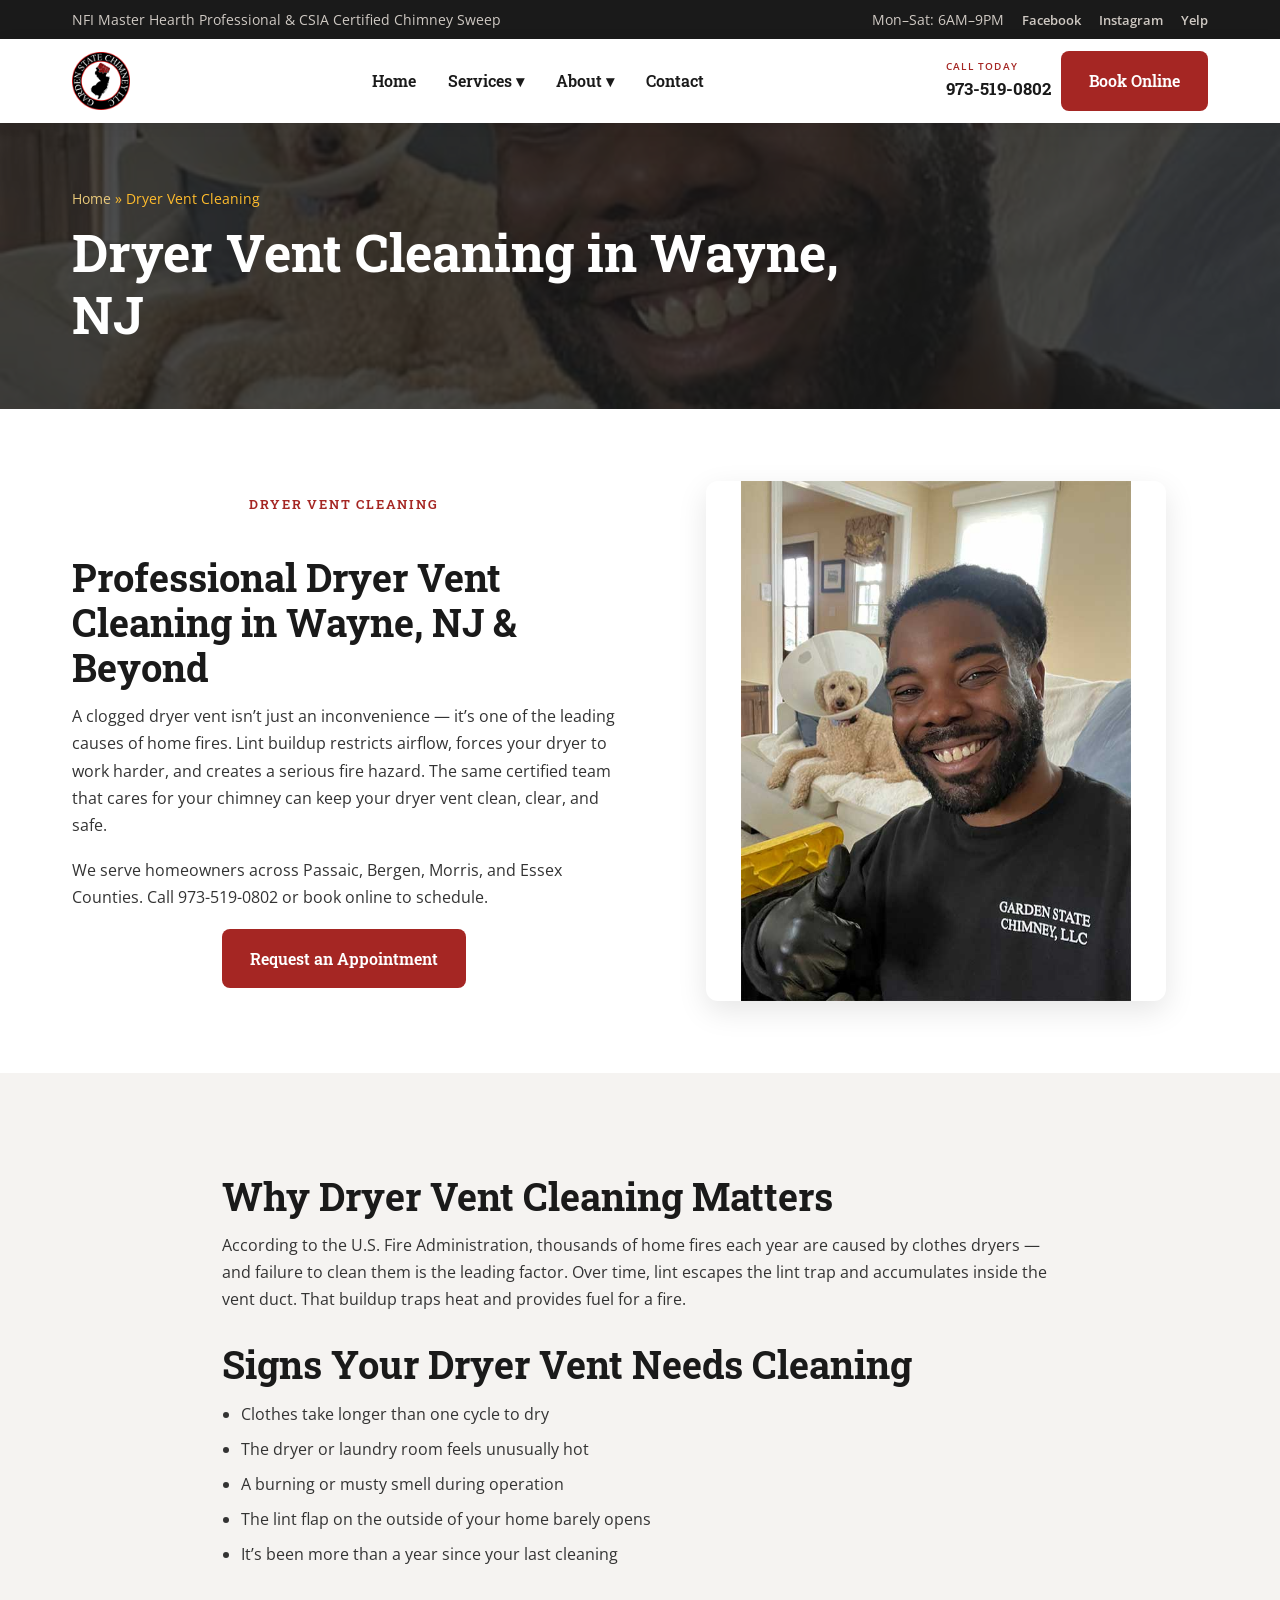
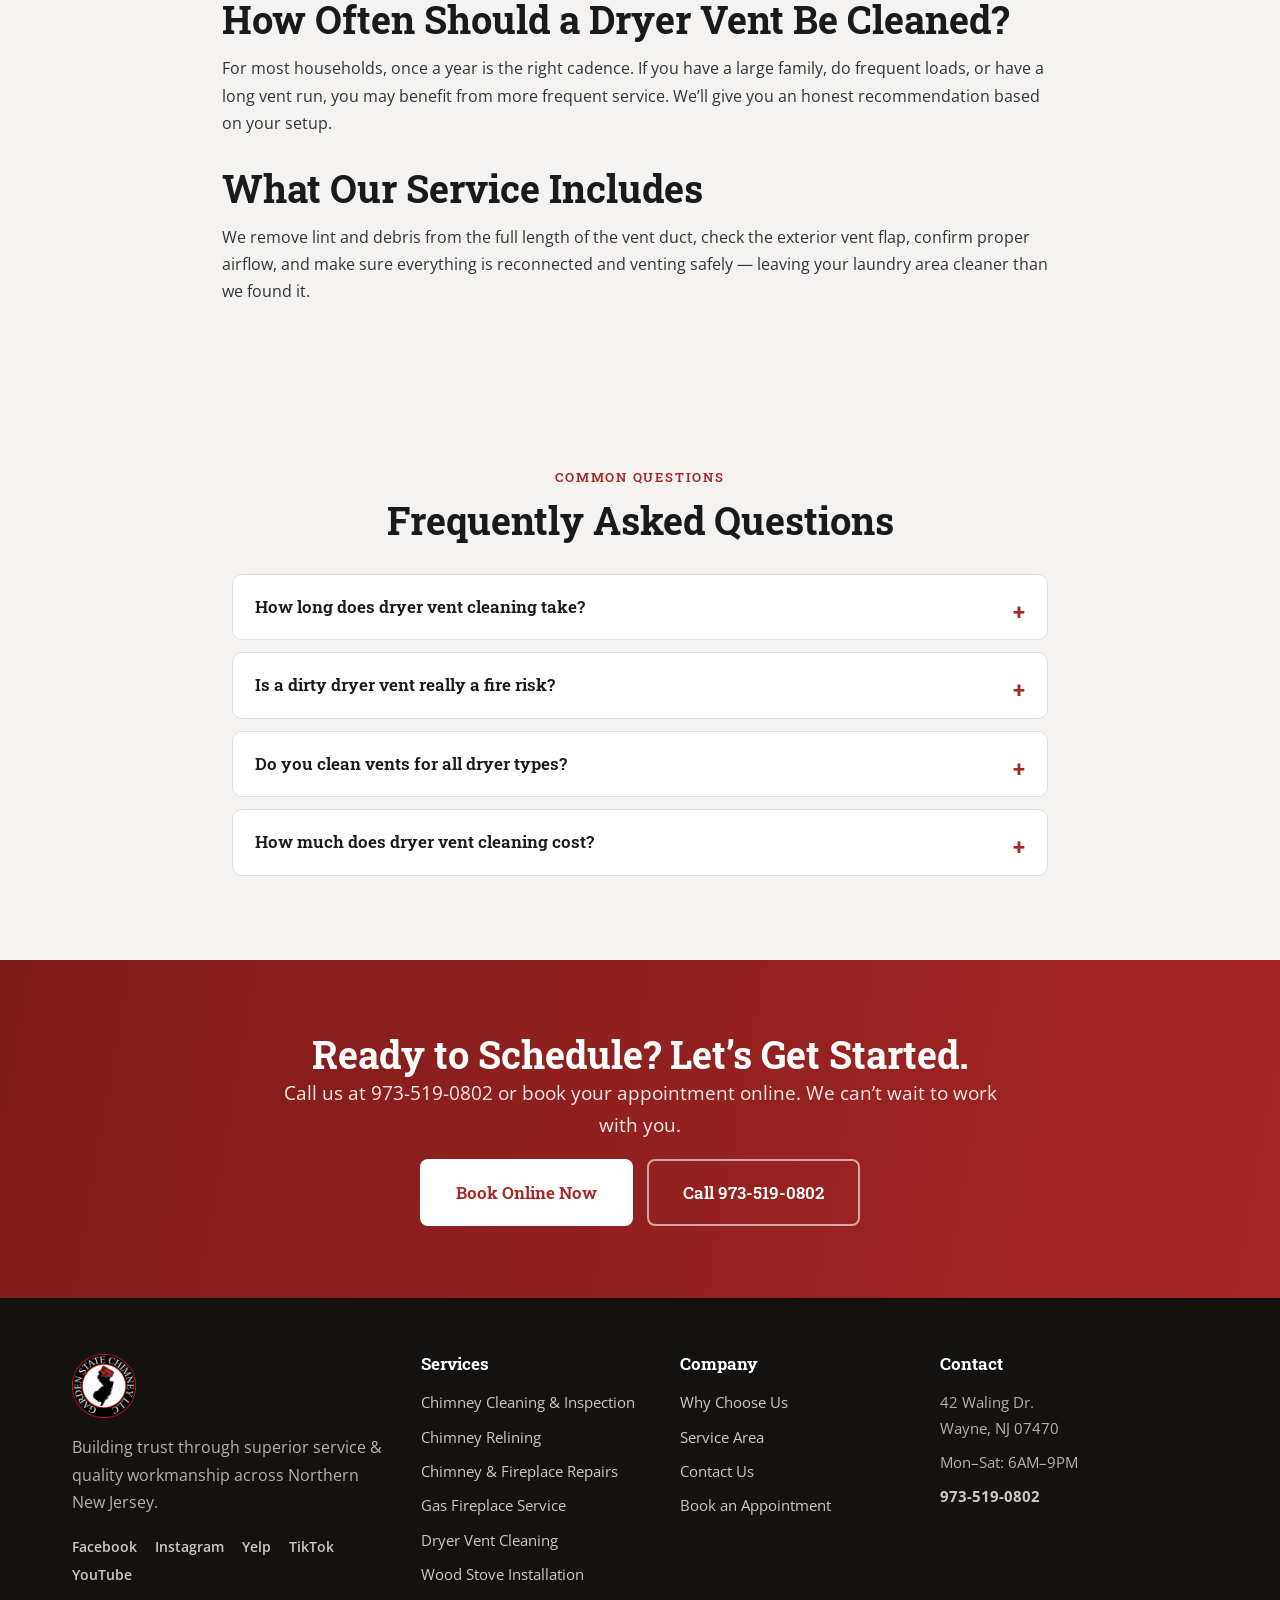
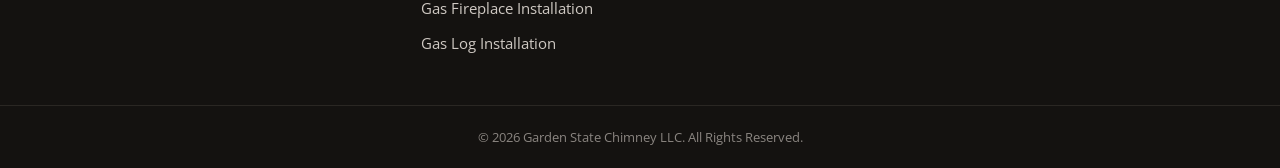
<file: dryer-vent-cleaning.html>
<!DOCTYPE html>
<html lang="en">
<head>
<meta charset="UTF-8">
<meta name="viewport" content="width=device-width, initial-scale=1.0">
<title>Dryer Vent Cleaning Near Me | Wayne, NJ | Garden State Chimney</title>
<meta name="description" content="Professional dryer vent cleaning in Wayne, NJ & Passaic County. Prevent fire hazards & improve dryer efficiency. Call 973-519-0802 or book online.">
<link rel="canonical" href="https://gardenstatechimney.com/dryer-vent-cleaning">
<meta property="og:type" content="article">
<meta property="og:title" content="Dryer Vent Cleaning Near Me | Wayne, NJ | Garden State Chimney">
<meta property="og:description" content="Professional dryer vent cleaning in Wayne, NJ & Passaic County. Prevent fire hazards & improve dryer efficiency. Call 973-519-0802 or book online.">
<meta property="og:image" content="https://gardenstatechimney.com/wp-content/uploads/2023/07/Logo.jpg">
<meta name="robots" content="index, follow, max-image-preview:large">
<link rel="icon" href="assets/img/Logo.jpg">
<link rel="preconnect" href="https://fonts.googleapis.com">
<link rel="preconnect" href="https://fonts.gstatic.com" crossorigin>
<link href="https://fonts.googleapis.com/css2?family=Open+Sans:ital,wght@0,300;0,400;0,600;0,700;1,400&family=Roboto+Slab:wght@400;500;600;700;800&display=swap" rel="stylesheet">
<link rel="stylesheet" href="assets/css/style.css">
<script type="application/ld+json">
{
  "@context": "https://schema.org",
  "@type": "Service",
  "serviceType": "Dryer Vent Cleaning",
  "description": "Professional dryer vent cleaning in Wayne, NJ and across Northern New Jersey to prevent fire hazards and improve dryer efficiency.",
  "provider": {
    "@type": "ChimneySweep",
    "name": "Garden State Chimney LLC",
    "telephone": "+1-973-519-0802",
    "address": {
      "@type": "PostalAddress",
      "streetAddress": "42 Waling Dr.",
      "addressLocality": "Wayne",
      "addressRegion": "NJ",
      "postalCode": "07470",
      "addressCountry": "US"
    }
  },
  "areaServed": [
    "Passaic County NJ",
    "Bergen County NJ",
    "Morris County NJ",
    "Essex County NJ"
  ],
  "url": "https://gardenstatechimney.com/dryer-vent-cleaning"
}
</script>
<script type="application/ld+json">
{
  "@context": "https://schema.org",
  "@type": "FAQPage",
  "mainEntity": [
    {
      "@type": "Question",
      "name": "How long does dryer vent cleaning take?",
      "acceptedAnswer": {
        "@type": "Answer",
        "text": "Most standard dryer vent cleanings take 30 to 60 minutes, depending on the length and configuration of your vent run."
      }
    },
    {
      "@type": "Question",
      "name": "Is a dirty dryer vent really a fire risk?",
      "acceptedAnswer": {
        "@type": "Answer",
        "text": "Yes. Lint is highly flammable, and a clogged vent traps heat. Failure to clean dryer vents is the leading cause of clothes-dryer fires, which is why annual cleaning is strongly recommended."
      }
    },
    {
      "@type": "Question",
      "name": "Do you clean vents for all dryer types?",
      "acceptedAnswer": {
        "@type": "Answer",
        "text": "Yes, we service both gas and electric dryer vents, including longer and rooftop vent runs common in many New Jersey homes."
      }
    },
    {
      "@type": "Question",
      "name": "How much does dryer vent cleaning cost?",
      "acceptedAnswer": {
        "@type": "Answer",
        "text": "Pricing depends on the vent length and configuration. We don't post prices online, but we're glad to give you a clear estimate when you call 973-519-0802."
      }
    }
  ]
}
</script>
</head>
<body>
<div class="topbar">
  <div class="wrap">
    <div>NFI Master Hearth Professional &amp; CSIA Certified Chimney Sweep</div>
    <div class="socials">
      <span>Mon&ndash;Sat: 6AM&ndash;9PM</span>
      <a href="https://www.facebook.com/gardenstatechimneysweep/" target="_blank" rel="noopener">Facebook</a>
      <a href="https://www.instagram.com/gardenstatechimneynj/" target="_blank" rel="noopener">Instagram</a>
      <a href="https://www.yelp.com/biz/garden-state-chimney-wayne" target="_blank" rel="noopener">Yelp</a>
    </div>
  </div>
</div>
<header class="site-header">
  <nav class="nav" aria-label="Main navigation">
    <a class="logo" href="/"><img src="assets/img/Garden-State-Chimney-Logo-Transparent.png" alt="Garden State Chimney"></a>
    <ul class="menu">
      <li><a href="/">Home</a></li>
      <li class="has-sub"><a href="/chimney-cleaning-inspection">Services &#9662;</a>
        <ul class="submenu">
          <li><a href="/chimney-cleaning-inspection">Chimney Cleaning &amp; Inspection</a></li>
          <li><a href="/chimney-relining">Chimney Relining</a></li>
          <li><a href="/chimney-fireplace-repairs">Chimney &amp; Fireplace Repairs</a></li>
          <li><a href="/gas-fireplace-service">Gas Fireplace Service</a></li>
          <li><a href="/dryer-vent-cleaning">Dryer Vent Cleaning</a></li>
          <li><a href="/wood-stove-installation">Wood Stove Installation</a></li>
          <li><a href="/gas-fireplace-installation">Gas Fireplace Installation</a></li>
          <li><a href="/gas-log-installation">Gas Log Installation</a></li>
        </ul>
      </li>
      <li class="has-sub"><a href="/why-choose-us">About &#9662;</a>
        <ul class="submenu">
          <li><a href="/why-choose-us">Why Choose Us?</a></li>
          <li><a href="/service-area">Service Area</a></li>
        </ul>
      </li>
      <li><a href="/contact">Contact</a></li>
    </ul>
    <div class="nav-cta">
      <a class="nav-phone" href="tel:973-519-0802"><span>Call Today</span>973-519-0802</a>
      <a class="btn btn-book" href="https://book.housecallpro.com/book/Garden-State-Chimney/c3902be655ee4f83a9cbe2380b5ce224?v2=true" target="_blank" rel="noopener">Book Online</a>
    </div>
    <button class="burger" aria-label="Menu" aria-expanded="false"><span></span><span></span><span></span></button>
  </nav>
</header>
<section class="page-hero">
  <style>.page-hero::before{background-image:url('assets/img/Technician-at-Garden-State-Chimney.jpg')}</style>
  <div class="wrap">
    <div class="crumbs"><a href="/">Home</a> &raquo; Dryer Vent Cleaning</div>
    <h1>Dryer Vent Cleaning in Wayne, NJ</h1>
  </div>
</section>
<section class="section"><div class="wrap split">
<div class="prose">
<span class="eyebrow">Dryer Vent Cleaning</span>
<h2>Professional Dryer Vent Cleaning in Wayne, NJ &amp; Beyond</h2>
<p>A clogged dryer vent isn&rsquo;t just an inconvenience &mdash; it&rsquo;s one of the leading causes of home fires. Lint buildup restricts airflow, forces your dryer to work harder, and creates a serious fire hazard. The same certified team that cares for your chimney can keep your dryer vent clean, clear, and safe.</p>
<p>We serve homeowners across Passaic, Bergen, Morris, and Essex Counties. Call 973-519-0802 or book online to schedule.</p>
<a class="btn btn-book" href="https://book.housecallpro.com/book/Garden-State-Chimney/c3902be655ee4f83a9cbe2380b5ce224?v2=true" target="_blank" rel="noopener">Request an Appointment</a>
</div>
<div><img src="assets/img/Technician-at-Garden-State-Chimney.jpg" alt="Garden State Chimney technician"></div>
</div></section>

<section class="section bg-mist"><div class="wrap prose" style="max-width:880px">
<h2>Why Dryer Vent Cleaning Matters</h2>
<p>According to the U.S. Fire Administration, thousands of home fires each year are caused by clothes dryers &mdash; and failure to clean them is the leading factor. Over time, lint escapes the lint trap and accumulates inside the vent duct. That buildup traps heat and provides fuel for a fire.</p>
<h2>Signs Your Dryer Vent Needs Cleaning</h2>
<ul>
<li>Clothes take longer than one cycle to dry</li>
<li>The dryer or laundry room feels unusually hot</li>
<li>A burning or musty smell during operation</li>
<li>The lint flap on the outside of your home barely opens</li>
<li>It&rsquo;s been more than a year since your last cleaning</li>
</ul>
<h2>How Often Should a Dryer Vent Be Cleaned?</h2>
<p>For most households, once a year is the right cadence. If you have a large family, do frequent loads, or have a long vent run, you may benefit from more frequent service. We&rsquo;ll give you an honest recommendation based on your setup.</p>
<h2>What Our Service Includes</h2>
<p>We remove lint and debris from the full length of the vent duct, check the exterior vent flap, confirm proper airflow, and make sure everything is reconnected and venting safely &mdash; leaving your laundry area cleaner than we found it.</p>
</div></section>

<section class="section bg-mist">
  <div class="wrap" style="max-width:860px">
    <div class="center" style="margin-bottom:30px"><span class="eyebrow">Common Questions</span><h2>Frequently Asked Questions</h2></div>
    <div class="faq">
    <details><summary>How long does dryer vent cleaning take?</summary><div class="ans">Most standard dryer vent cleanings take 30 to 60 minutes, depending on the length and configuration of your vent run.</div></details>
    <details><summary>Is a dirty dryer vent really a fire risk?</summary><div class="ans">Yes. Lint is highly flammable, and a clogged vent traps heat. Failure to clean dryer vents is the leading cause of clothes-dryer fires, which is why annual cleaning is strongly recommended.</div></details>
    <details><summary>Do you clean vents for all dryer types?</summary><div class="ans">Yes, we service both gas and electric dryer vents, including longer and rooftop vent runs common in many New Jersey homes.</div></details>
    <details><summary>How much does dryer vent cleaning cost?</summary><div class="ans">Pricing depends on the vent length and configuration. We don't post prices online, but we're glad to give you a clear estimate when you call 973-519-0802.</div></details>
    </div>
  </div>
</section>
<section class="section cta-band">
  <div class="wrap center" style="max-width:760px">
    <h2>Ready to Schedule? Let&rsquo;s Get Started.</h2>
    <p class="lead">Call us at 973-519-0802 or book your appointment online. We can&rsquo;t wait to work with you.</p>
    <div class="btn-row" style="justify-content:center">
      <a class="btn btn-lg" style="background:#fff;color:var(--brand-red)" href="https://book.housecallpro.com/book/Garden-State-Chimney/c3902be655ee4f83a9cbe2380b5ce224?v2=true" target="_blank" rel="noopener">Book Online Now</a>
      <a class="btn btn-ghost btn-lg" href="tel:973-519-0802">Call 973-519-0802</a>
    </div>
  </div>
</section>
<footer class="site-footer">
  <div class="wrap foot-grid">
    <div>
      <img class="flogo" src="assets/img/Garden-State-Chimney-Logo-white-Transparent.png" alt="Garden State Chimney">
      <p>Building trust through superior service &amp; quality workmanship across Northern New Jersey.</p>
      <div class="foot-social">
        <a href="https://www.facebook.com/gardenstatechimneysweep/" target="_blank" rel="noopener">Facebook</a>
        <a href="https://www.instagram.com/gardenstatechimneynj/" target="_blank" rel="noopener">Instagram</a>
        <a href="https://www.yelp.com/biz/garden-state-chimney-wayne" target="_blank" rel="noopener">Yelp</a>
        <a href="https://www.tiktok.com/@danthechimneyman" target="_blank" rel="noopener">TikTok</a>
        <a href="https://youtube.com/@gardenstatechimney" target="_blank" rel="noopener">YouTube</a>
      </div>
    </div>
    <div><h4>Services</h4><ul>
      <li><a href="/chimney-cleaning-inspection">Chimney Cleaning &amp; Inspection</a></li>
      <li><a href="/chimney-relining">Chimney Relining</a></li>
      <li><a href="/chimney-fireplace-repairs">Chimney &amp; Fireplace Repairs</a></li>
      <li><a href="/gas-fireplace-service">Gas Fireplace Service</a></li>
      <li><a href="/dryer-vent-cleaning">Dryer Vent Cleaning</a></li>
      <li><a href="/wood-stove-installation">Wood Stove Installation</a></li>
      <li><a href="/gas-fireplace-installation">Gas Fireplace Installation</a></li>
      <li><a href="/gas-log-installation">Gas Log Installation</a></li>
    </ul></div>
    <div><h4>Company</h4><ul>
      <li><a href="/why-choose-us">Why Choose Us</a></li>
      <li><a href="/service-area">Service Area</a></li>
      <li><a href="/contact">Contact Us</a></li>
      <li><a href="https://book.housecallpro.com/book/Garden-State-Chimney/c3902be655ee4f83a9cbe2380b5ce224?v2=true" target="_blank" rel="noopener">Book an Appointment</a></li>
    </ul></div>
    <div><h4>Contact</h4><ul>
      <li>42 Waling Dr.<br>Wayne, NJ 07470</li>
      <li>Mon&ndash;Sat: 6AM&ndash;9PM</li>
      <li><a href="tel:973-519-0802"><strong>973-519-0802</strong></a></li>
    </ul></div>
  </div>
  <div class="foot-bottom">&copy; <span id="yr"></span> Garden State Chimney LLC. All Rights Reserved.</div>
</footer>
<div class="mobile-cta">
  <a class="m-call" href="tel:973-519-0802">&#9742; Call</a>
  <a class="m-book" href="https://book.housecallpro.com/book/Garden-State-Chimney/c3902be655ee4f83a9cbe2380b5ce224?v2=true" target="_blank" rel="noopener">Book Online</a>
</div>
<script>document.getElementById('yr').textContent=new Date().getFullYear();</script>
<script src="assets/js/site.js"></script>
</body></html>
</file>
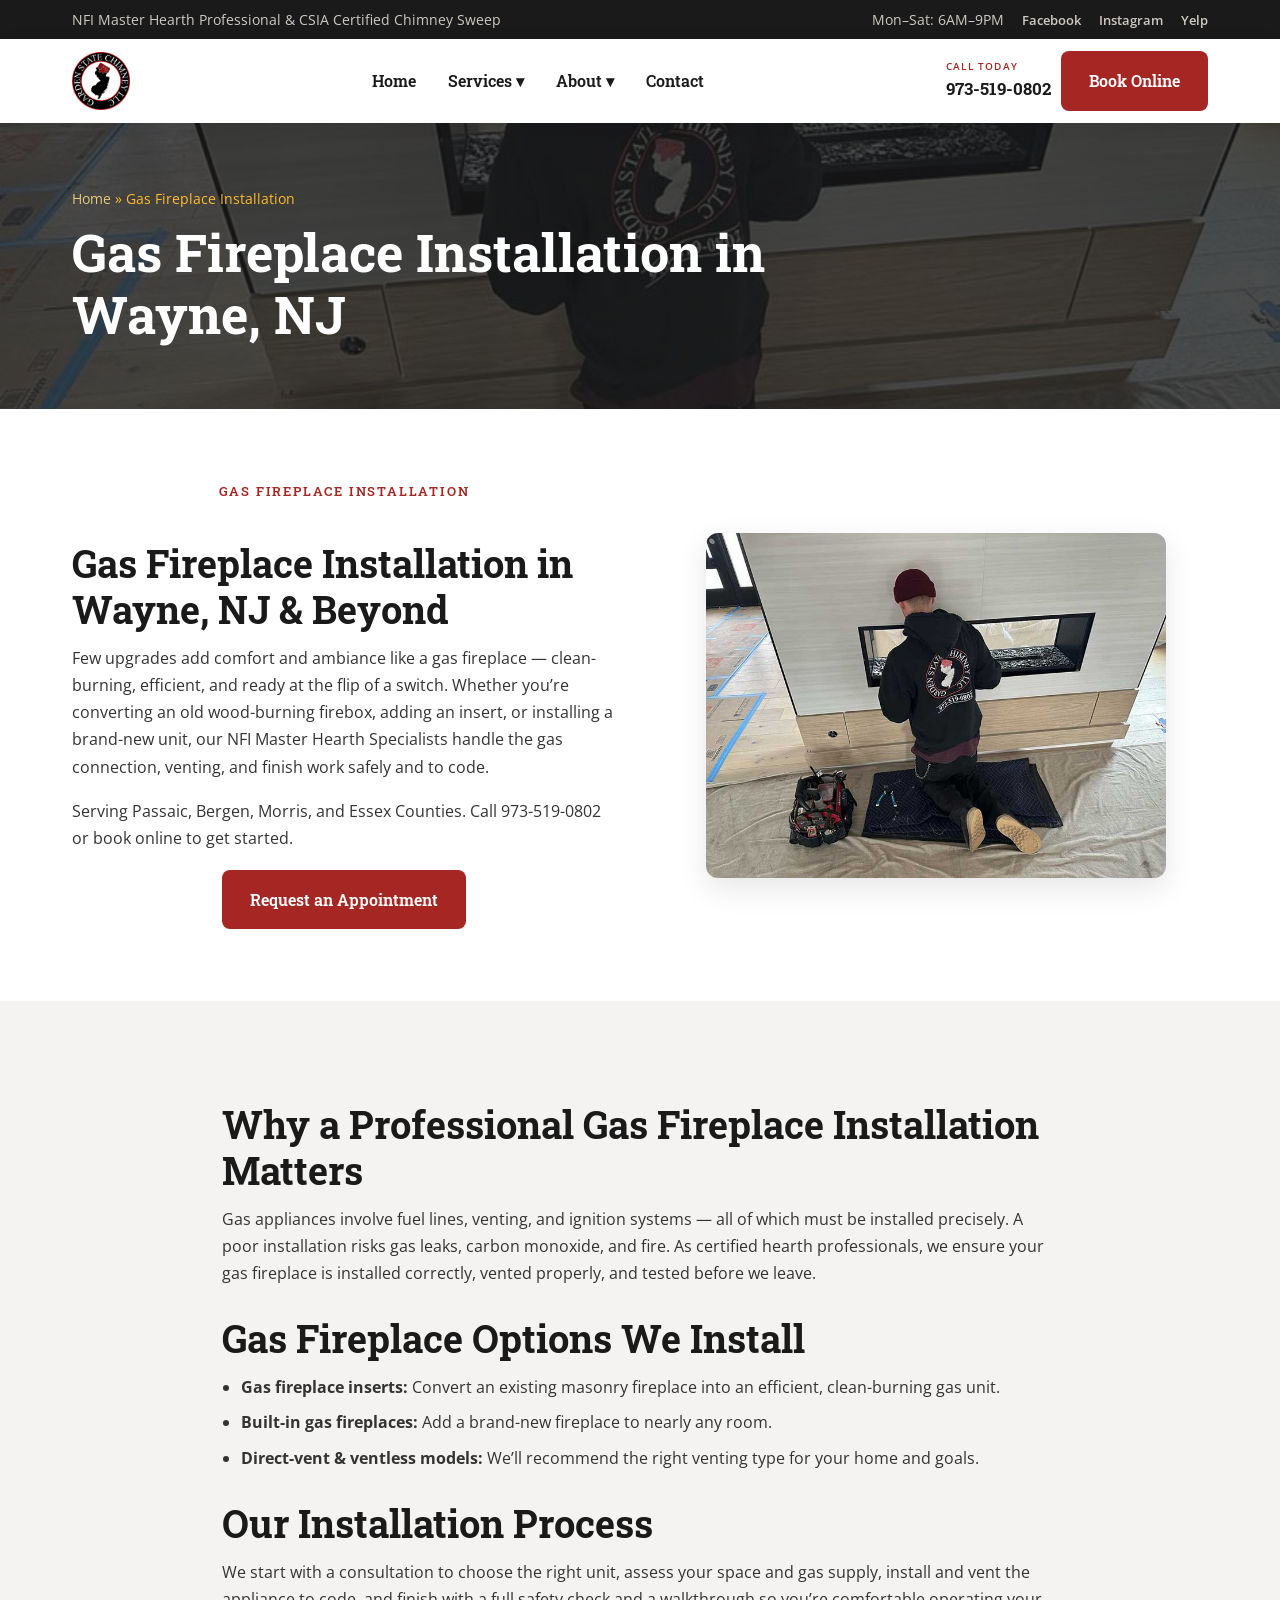
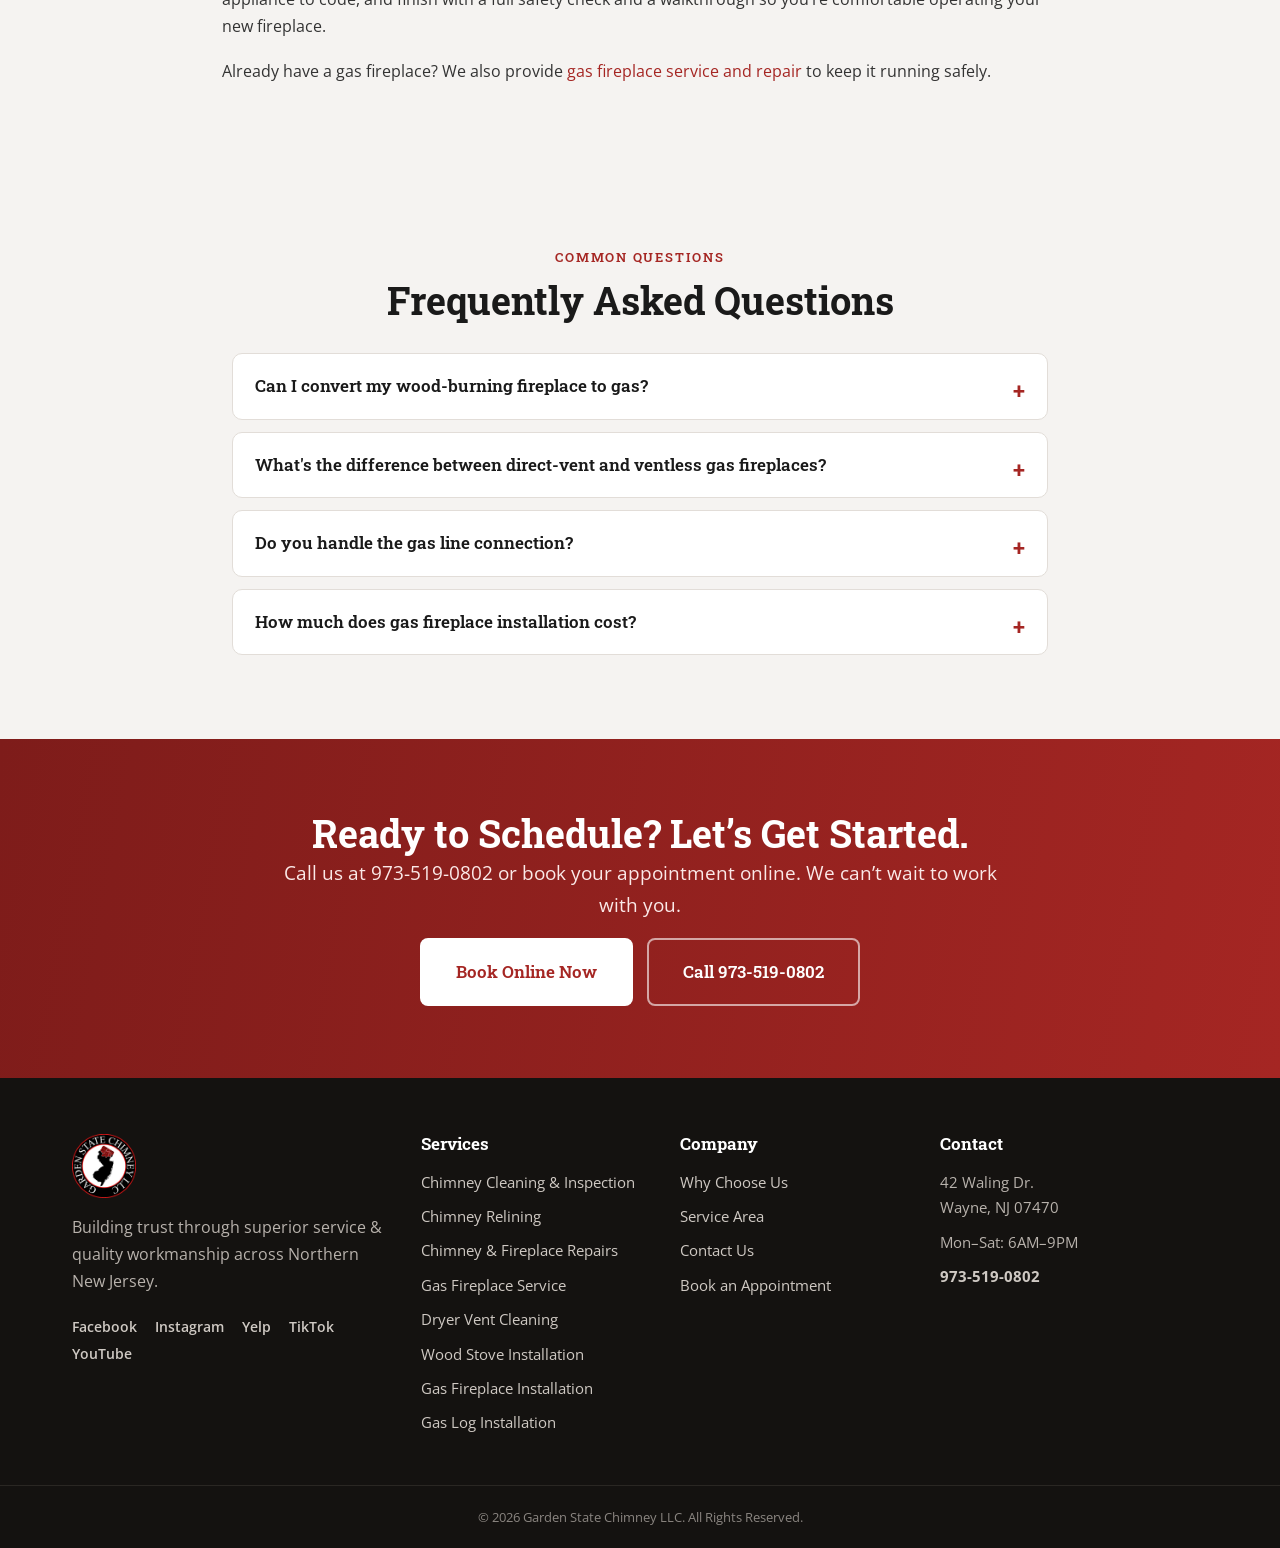
<file: gas-fireplace-installation.html>
<!DOCTYPE html>
<html lang="en">
<head>
<meta charset="UTF-8">
<meta name="viewport" content="width=device-width, initial-scale=1.0">
<title>Gas Fireplace Installation Near Me | Wayne, NJ | Garden State Chimney</title>
<meta name="description" content="NFI-certified gas fireplace installation, inserts & conversions in Wayne, NJ & Northern New Jersey. Safe, code-compliant installs. Call 973-519-0802.">
<link rel="canonical" href="https://gardenstatechimney.com/gas-fireplace-installation">
<meta property="og:type" content="article">
<meta property="og:title" content="Gas Fireplace Installation Near Me | Wayne, NJ | Garden State Chimney">
<meta property="og:description" content="NFI-certified gas fireplace installation, inserts & conversions in Wayne, NJ & Northern New Jersey. Safe, code-compliant installs. Call 973-519-0802.">
<meta property="og:image" content="https://gardenstatechimney.com/wp-content/uploads/2023/07/Logo.jpg">
<meta name="robots" content="index, follow, max-image-preview:large">
<link rel="icon" href="assets/img/Logo.jpg">
<link rel="preconnect" href="https://fonts.googleapis.com">
<link rel="preconnect" href="https://fonts.gstatic.com" crossorigin>
<link href="https://fonts.googleapis.com/css2?family=Open+Sans:ital,wght@0,300;0,400;0,600;0,700;1,400&family=Roboto+Slab:wght@400;500;600;700;800&display=swap" rel="stylesheet">
<link rel="stylesheet" href="assets/css/style.css">
<script type="application/ld+json">
{
  "@context": "https://schema.org",
  "@type": "Service",
  "serviceType": "Gas Fireplace Installation",
  "description": "NFI-certified gas fireplace installation, inserts, and conversions in Wayne, NJ and across Northern New Jersey.",
  "provider": {
    "@type": "ChimneySweep",
    "name": "Garden State Chimney LLC",
    "telephone": "+1-973-519-0802",
    "address": {
      "@type": "PostalAddress",
      "streetAddress": "42 Waling Dr.",
      "addressLocality": "Wayne",
      "addressRegion": "NJ",
      "postalCode": "07470",
      "addressCountry": "US"
    }
  },
  "areaServed": [
    "Passaic County NJ",
    "Bergen County NJ",
    "Morris County NJ",
    "Essex County NJ"
  ],
  "url": "https://gardenstatechimney.com/gas-fireplace-installation"
}
</script>
<script type="application/ld+json">
{
  "@context": "https://schema.org",
  "@type": "FAQPage",
  "mainEntity": [
    {
      "@type": "Question",
      "name": "Can I convert my wood-burning fireplace to gas?",
      "acceptedAnswer": {
        "@type": "Answer",
        "text": "In most cases, yes. A gas insert is a popular way to convert an existing masonry fireplace into a cleaner, more efficient gas unit. We'll assess your fireplace and recommend the best option."
      }
    },
    {
      "@type": "Question",
      "name": "What's the difference between direct-vent and ventless gas fireplaces?",
      "acceptedAnswer": {
        "@type": "Answer",
        "text": "Direct-vent models exhaust combustion byproducts outside through a sealed vent, while ventless models burn very cleanly and require no vent. We'll help you choose the right type for your home and local code."
      }
    },
    {
      "@type": "Question",
      "name": "Do you handle the gas line connection?",
      "acceptedAnswer": {
        "@type": "Answer",
        "text": "Yes. Our certified team handles the appliance installation and venting. Where a new or modified gas supply line is needed, we coordinate the work so everything is safe and to code."
      }
    },
    {
      "@type": "Question",
      "name": "How much does gas fireplace installation cost?",
      "acceptedAnswer": {
        "@type": "Answer",
        "text": "It depends on the unit, venting, and any gas-line work. We don't post prices online, but we'll give you a clear estimate. Call 973-519-0802 to discuss your project."
      }
    }
  ]
}
</script>
</head>
<body>
<div class="topbar">
  <div class="wrap">
    <div>NFI Master Hearth Professional &amp; CSIA Certified Chimney Sweep</div>
    <div class="socials">
      <span>Mon&ndash;Sat: 6AM&ndash;9PM</span>
      <a href="https://www.facebook.com/gardenstatechimneysweep/" target="_blank" rel="noopener">Facebook</a>
      <a href="https://www.instagram.com/gardenstatechimneynj/" target="_blank" rel="noopener">Instagram</a>
      <a href="https://www.yelp.com/biz/garden-state-chimney-wayne" target="_blank" rel="noopener">Yelp</a>
    </div>
  </div>
</div>
<header class="site-header">
  <nav class="nav" aria-label="Main navigation">
    <a class="logo" href="/"><img src="assets/img/Garden-State-Chimney-Logo-Transparent.png" alt="Garden State Chimney"></a>
    <ul class="menu">
      <li><a href="/">Home</a></li>
      <li class="has-sub"><a href="/chimney-cleaning-inspection">Services &#9662;</a>
        <ul class="submenu">
          <li><a href="/chimney-cleaning-inspection">Chimney Cleaning &amp; Inspection</a></li>
          <li><a href="/chimney-relining">Chimney Relining</a></li>
          <li><a href="/chimney-fireplace-repairs">Chimney &amp; Fireplace Repairs</a></li>
          <li><a href="/gas-fireplace-service">Gas Fireplace Service</a></li>
          <li><a href="/dryer-vent-cleaning">Dryer Vent Cleaning</a></li>
          <li><a href="/wood-stove-installation">Wood Stove Installation</a></li>
          <li><a href="/gas-fireplace-installation">Gas Fireplace Installation</a></li>
          <li><a href="/gas-log-installation">Gas Log Installation</a></li>
        </ul>
      </li>
      <li class="has-sub"><a href="/why-choose-us">About &#9662;</a>
        <ul class="submenu">
          <li><a href="/why-choose-us">Why Choose Us?</a></li>
          <li><a href="/service-area">Service Area</a></li>
        </ul>
      </li>
      <li><a href="/contact">Contact</a></li>
    </ul>
    <div class="nav-cta">
      <a class="nav-phone" href="tel:973-519-0802"><span>Call Today</span>973-519-0802</a>
      <a class="btn btn-book" href="https://book.housecallpro.com/book/Garden-State-Chimney/c3902be655ee4f83a9cbe2380b5ce224?v2=true" target="_blank" rel="noopener">Book Online</a>
    </div>
    <button class="burger" aria-label="Menu" aria-expanded="false"><span></span><span></span><span></span></button>
  </nav>
</header>
<section class="page-hero">
  <style>.page-hero::before{background-image:url('assets/img/Little-vent-free-gas-fireplace-service-action.jpg')}</style>
  <div class="wrap">
    <div class="crumbs"><a href="/">Home</a> &raquo; Gas Fireplace Installation</div>
    <h1>Gas Fireplace Installation in Wayne, NJ</h1>
  </div>
</section>
<section class="section"><div class="wrap split">
<div class="prose">
<span class="eyebrow">Gas Fireplace Installation</span>
<h2>Gas Fireplace Installation in Wayne, NJ &amp; Beyond</h2>
<p>Few upgrades add comfort and ambiance like a gas fireplace &mdash; clean-burning, efficient, and ready at the flip of a switch. Whether you&rsquo;re converting an old wood-burning firebox, adding an insert, or installing a brand-new unit, our NFI Master Hearth Specialists handle the gas connection, venting, and finish work safely and to code.</p>
<p>Serving Passaic, Bergen, Morris, and Essex Counties. Call 973-519-0802 or book online to get started.</p>
<a class="btn btn-book" href="https://book.housecallpro.com/book/Garden-State-Chimney/c3902be655ee4f83a9cbe2380b5ce224?v2=true" target="_blank" rel="noopener">Request an Appointment</a>
</div>
<div><img src="assets/img/Little-vent-free-gas-fireplace-service-action.jpg" alt="Gas fireplace installation"></div>
</div></section>

<section class="section bg-mist"><div class="wrap prose" style="max-width:880px">
<h2>Why a Professional Gas Fireplace Installation Matters</h2>
<p>Gas appliances involve fuel lines, venting, and ignition systems &mdash; all of which must be installed precisely. A poor installation risks gas leaks, carbon monoxide, and fire. As certified hearth professionals, we ensure your gas fireplace is installed correctly, vented properly, and tested before we leave.</p>
<h2>Gas Fireplace Options We Install</h2>
<ul>
<li><strong>Gas fireplace inserts:</strong> Convert an existing masonry fireplace into an efficient, clean-burning gas unit.</li>
<li><strong>Built-in gas fireplaces:</strong> Add a brand-new fireplace to nearly any room.</li>
<li><strong>Direct-vent &amp; ventless models:</strong> We&rsquo;ll recommend the right venting type for your home and goals.</li>
</ul>
<h2>Our Installation Process</h2>
<p>We start with a consultation to choose the right unit, assess your space and gas supply, install and vent the appliance to code, and finish with a full safety check and a walkthrough so you&rsquo;re comfortable operating your new fireplace.</p>
<p>Already have a gas fireplace? We also provide <a href="/gas-fireplace-service">gas fireplace service and repair</a> to keep it running safely.</p>
</div></section>

<section class="section bg-mist">
  <div class="wrap" style="max-width:860px">
    <div class="center" style="margin-bottom:30px"><span class="eyebrow">Common Questions</span><h2>Frequently Asked Questions</h2></div>
    <div class="faq">
    <details><summary>Can I convert my wood-burning fireplace to gas?</summary><div class="ans">In most cases, yes. A gas insert is a popular way to convert an existing masonry fireplace into a cleaner, more efficient gas unit. We'll assess your fireplace and recommend the best option.</div></details>
    <details><summary>What's the difference between direct-vent and ventless gas fireplaces?</summary><div class="ans">Direct-vent models exhaust combustion byproducts outside through a sealed vent, while ventless models burn very cleanly and require no vent. We'll help you choose the right type for your home and local code.</div></details>
    <details><summary>Do you handle the gas line connection?</summary><div class="ans">Yes. Our certified team handles the appliance installation and venting. Where a new or modified gas supply line is needed, we coordinate the work so everything is safe and to code.</div></details>
    <details><summary>How much does gas fireplace installation cost?</summary><div class="ans">It depends on the unit, venting, and any gas-line work. We don't post prices online, but we'll give you a clear estimate. Call 973-519-0802 to discuss your project.</div></details>
    </div>
  </div>
</section>
<section class="section cta-band">
  <div class="wrap center" style="max-width:760px">
    <h2>Ready to Schedule? Let&rsquo;s Get Started.</h2>
    <p class="lead">Call us at 973-519-0802 or book your appointment online. We can&rsquo;t wait to work with you.</p>
    <div class="btn-row" style="justify-content:center">
      <a class="btn btn-lg" style="background:#fff;color:var(--brand-red)" href="https://book.housecallpro.com/book/Garden-State-Chimney/c3902be655ee4f83a9cbe2380b5ce224?v2=true" target="_blank" rel="noopener">Book Online Now</a>
      <a class="btn btn-ghost btn-lg" href="tel:973-519-0802">Call 973-519-0802</a>
    </div>
  </div>
</section>
<footer class="site-footer">
  <div class="wrap foot-grid">
    <div>
      <img class="flogo" src="assets/img/Garden-State-Chimney-Logo-white-Transparent.png" alt="Garden State Chimney">
      <p>Building trust through superior service &amp; quality workmanship across Northern New Jersey.</p>
      <div class="foot-social">
        <a href="https://www.facebook.com/gardenstatechimneysweep/" target="_blank" rel="noopener">Facebook</a>
        <a href="https://www.instagram.com/gardenstatechimneynj/" target="_blank" rel="noopener">Instagram</a>
        <a href="https://www.yelp.com/biz/garden-state-chimney-wayne" target="_blank" rel="noopener">Yelp</a>
        <a href="https://www.tiktok.com/@danthechimneyman" target="_blank" rel="noopener">TikTok</a>
        <a href="https://youtube.com/@gardenstatechimney" target="_blank" rel="noopener">YouTube</a>
      </div>
    </div>
    <div><h4>Services</h4><ul>
      <li><a href="/chimney-cleaning-inspection">Chimney Cleaning &amp; Inspection</a></li>
      <li><a href="/chimney-relining">Chimney Relining</a></li>
      <li><a href="/chimney-fireplace-repairs">Chimney &amp; Fireplace Repairs</a></li>
      <li><a href="/gas-fireplace-service">Gas Fireplace Service</a></li>
      <li><a href="/dryer-vent-cleaning">Dryer Vent Cleaning</a></li>
      <li><a href="/wood-stove-installation">Wood Stove Installation</a></li>
      <li><a href="/gas-fireplace-installation">Gas Fireplace Installation</a></li>
      <li><a href="/gas-log-installation">Gas Log Installation</a></li>
    </ul></div>
    <div><h4>Company</h4><ul>
      <li><a href="/why-choose-us">Why Choose Us</a></li>
      <li><a href="/service-area">Service Area</a></li>
      <li><a href="/contact">Contact Us</a></li>
      <li><a href="https://book.housecallpro.com/book/Garden-State-Chimney/c3902be655ee4f83a9cbe2380b5ce224?v2=true" target="_blank" rel="noopener">Book an Appointment</a></li>
    </ul></div>
    <div><h4>Contact</h4><ul>
      <li>42 Waling Dr.<br>Wayne, NJ 07470</li>
      <li>Mon&ndash;Sat: 6AM&ndash;9PM</li>
      <li><a href="tel:973-519-0802"><strong>973-519-0802</strong></a></li>
    </ul></div>
  </div>
  <div class="foot-bottom">&copy; <span id="yr"></span> Garden State Chimney LLC. All Rights Reserved.</div>
</footer>
<div class="mobile-cta">
  <a class="m-call" href="tel:973-519-0802">&#9742; Call</a>
  <a class="m-book" href="https://book.housecallpro.com/book/Garden-State-Chimney/c3902be655ee4f83a9cbe2380b5ce224?v2=true" target="_blank" rel="noopener">Book Online</a>
</div>
<script>document.getElementById('yr').textContent=new Date().getFullYear();</script>
<script src="assets/js/site.js"></script>
</body></html>
</file>
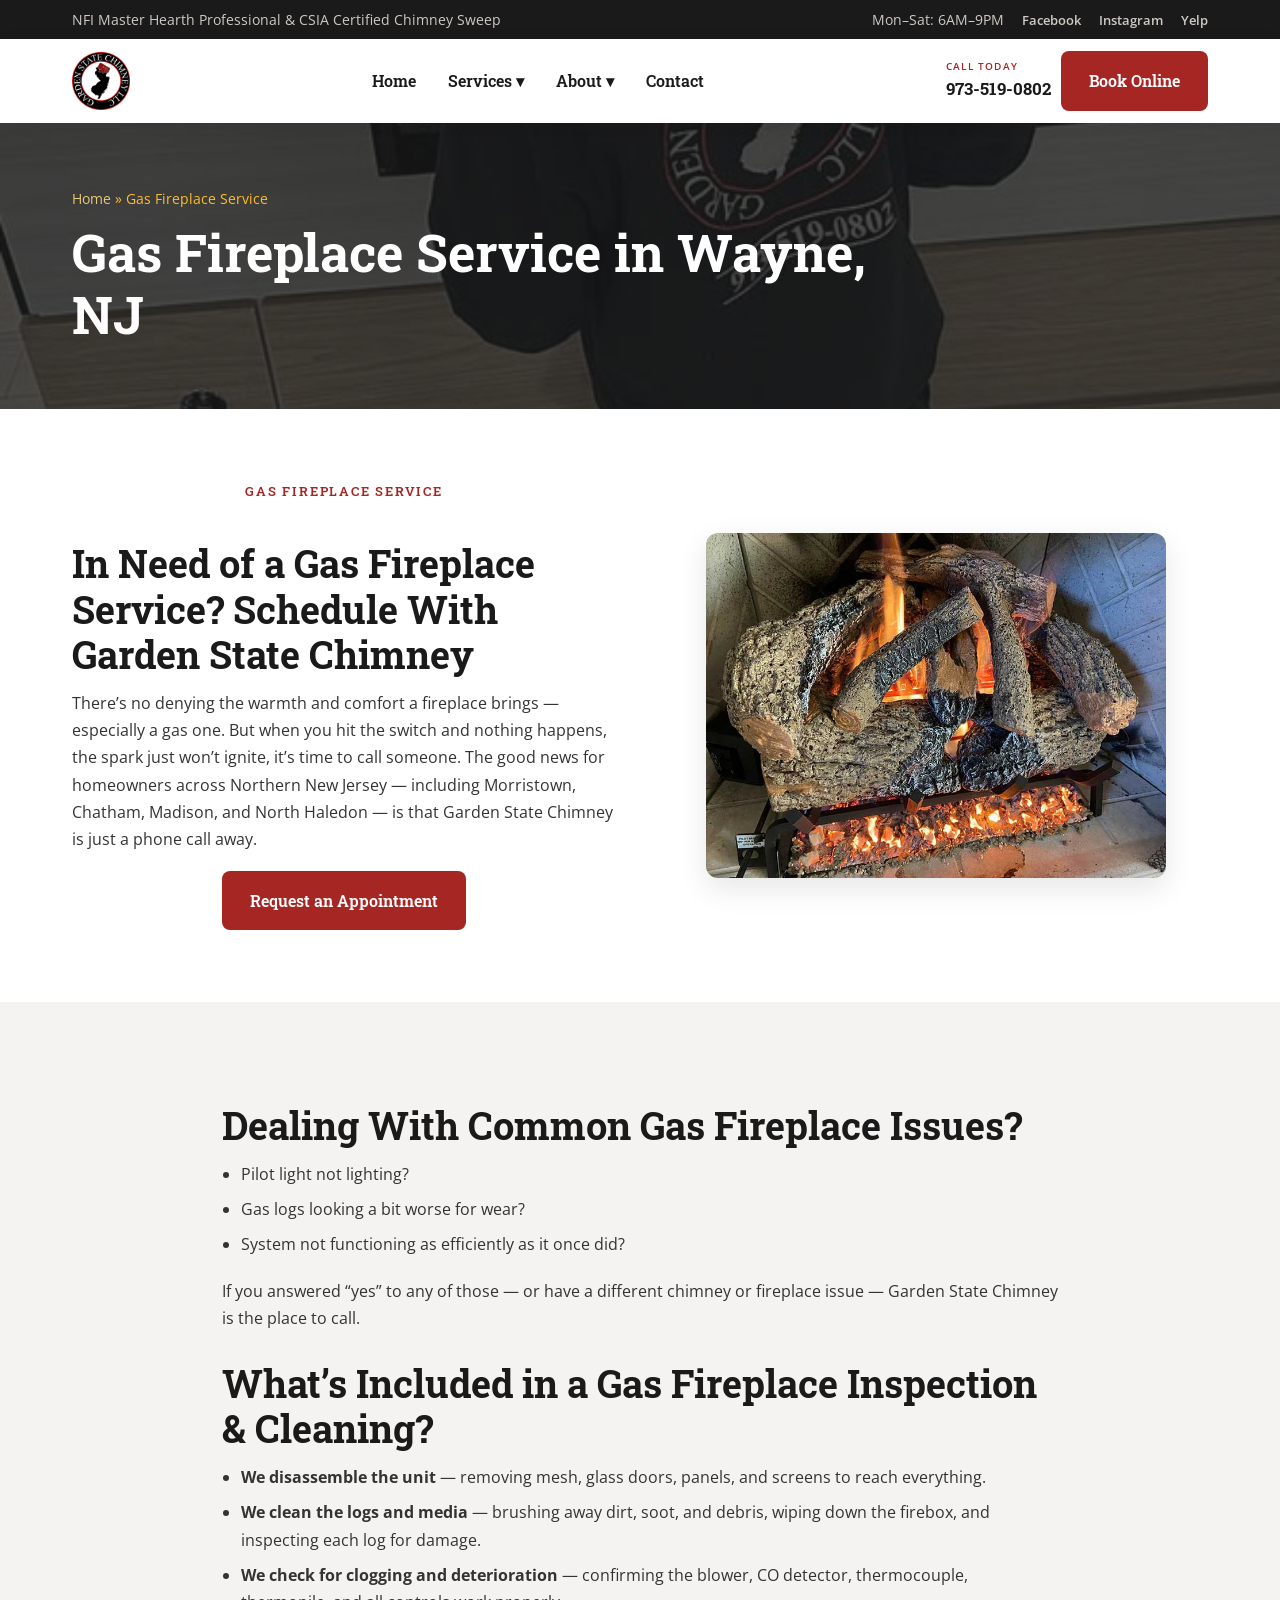
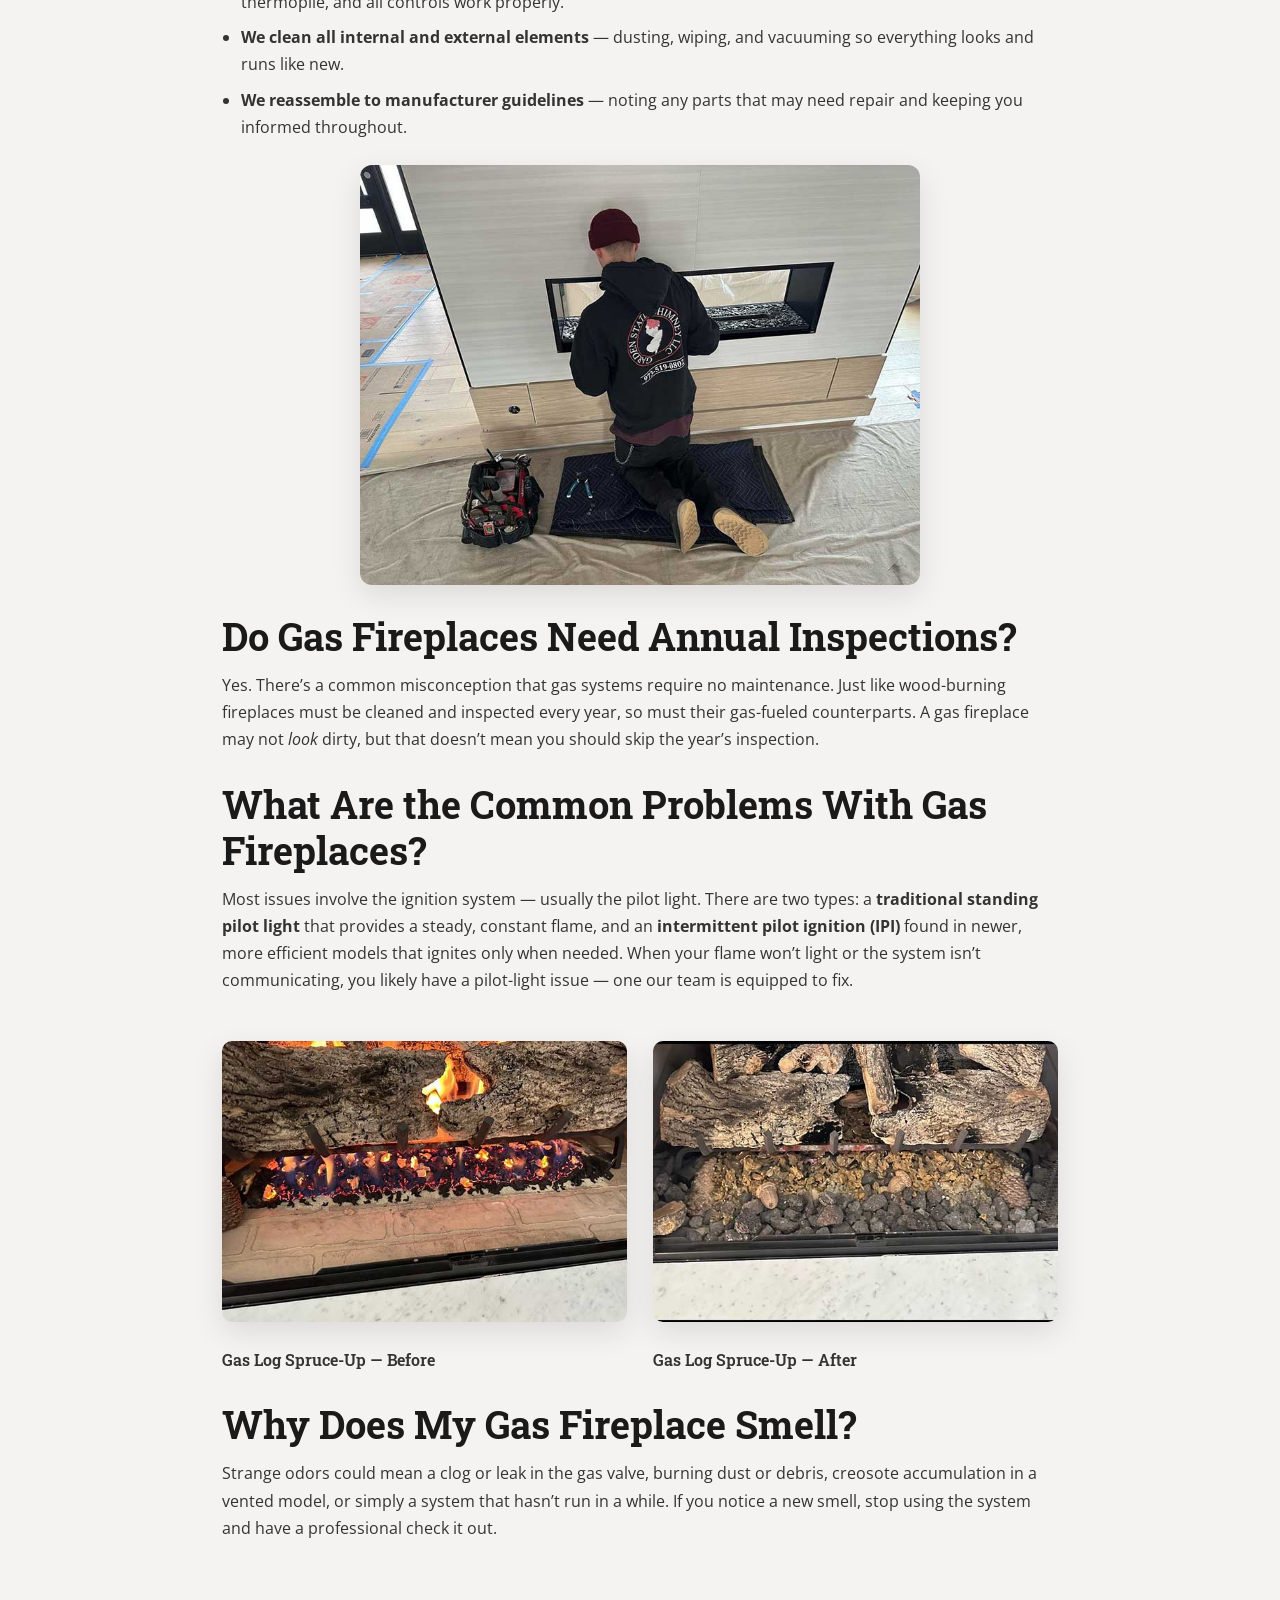
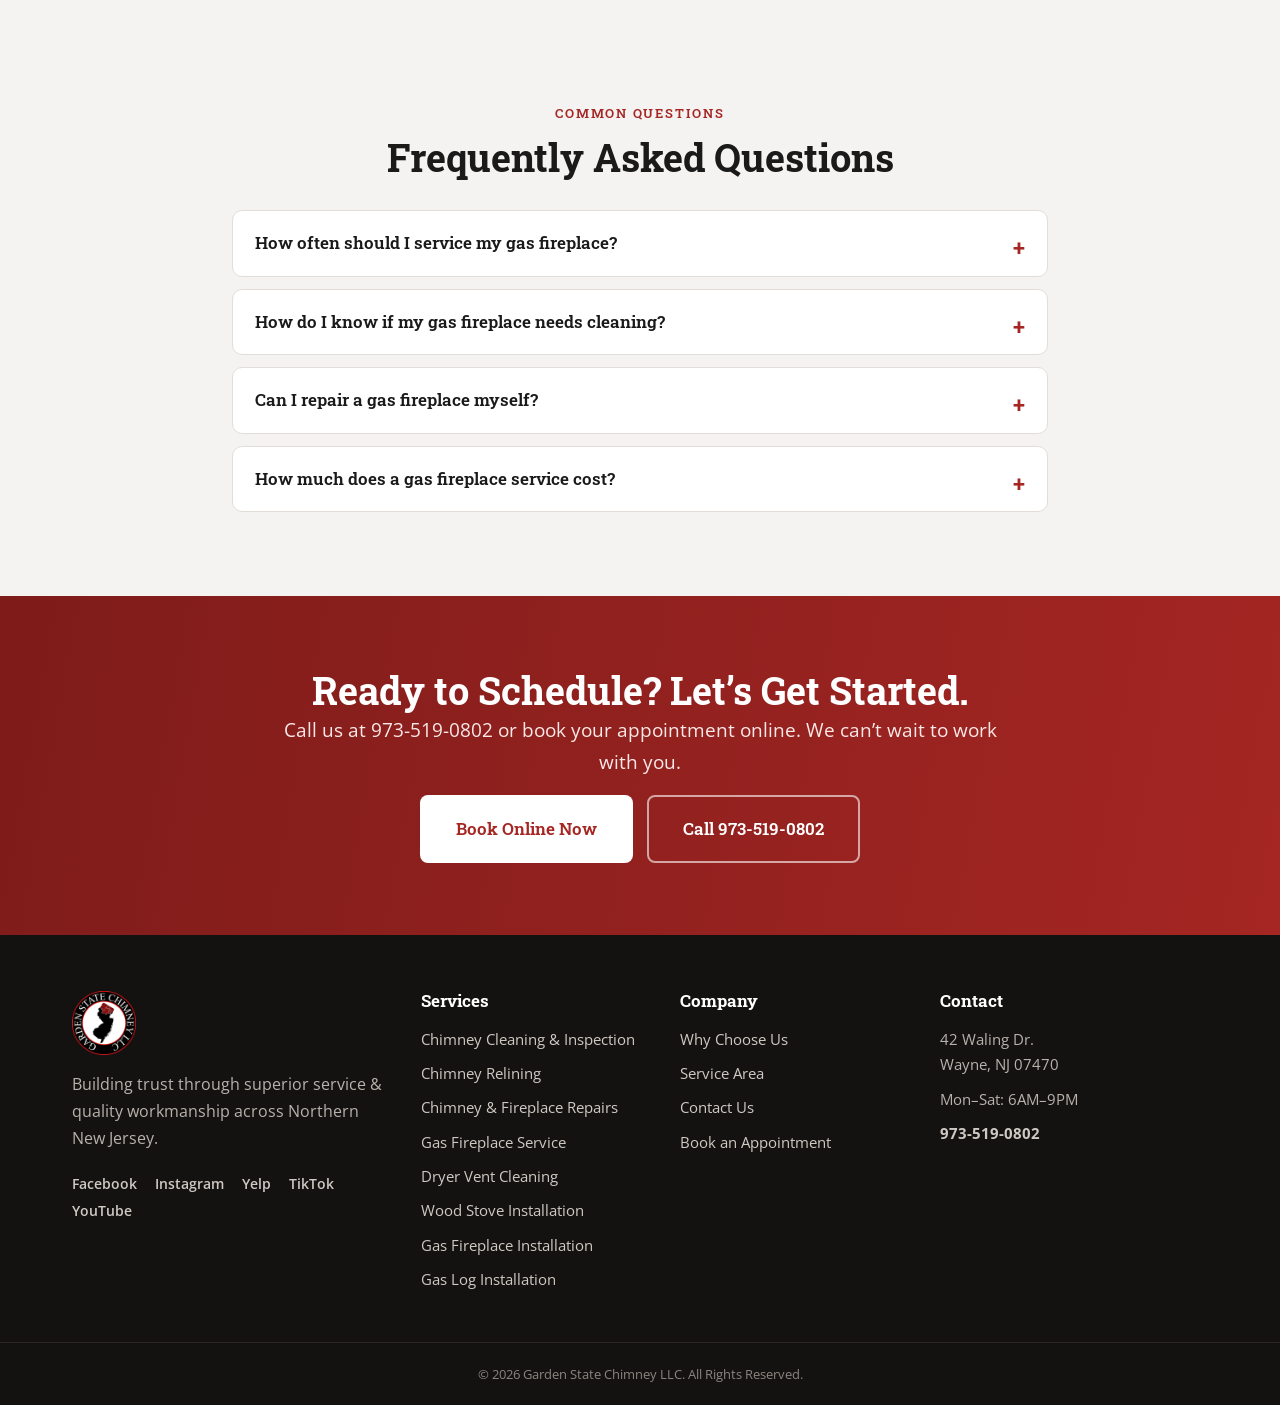
<file: gas-fireplace-service.html>
<!DOCTYPE html>
<html lang="en">
<head>
<meta charset="UTF-8">
<meta name="viewport" content="width=device-width, initial-scale=1.0">
<title>Gas Fireplace Service | Wayne, NJ | Garden State Chimney</title>
<meta name="description" content="Gas systems burn cleaner, but still need yearly maintenance. Gas fireplace inspection, cleaning & pilot-light repair in Passaic County, NJ. Call 973-519-0802.">
<link rel="canonical" href="https://gardenstatechimney.com/gas-fireplace-service">
<meta property="og:type" content="article">
<meta property="og:title" content="Gas Fireplace Service Near Me | Wayne, NJ | Garden State Chimney">
<meta property="og:description" content="Gas systems burn cleaner, but still need yearly maintenance. Gas fireplace inspection, cleaning & pilot-light repair in Passaic County, NJ. Call 973-519-0802.">
<meta property="og:image" content="https://gardenstatechimney.com/wp-content/uploads/2023/07/Logo.jpg">
<meta name="robots" content="index, follow, max-image-preview:large">
<link rel="icon" href="assets/img/Logo.jpg">
<link rel="preconnect" href="https://fonts.googleapis.com">
<link rel="preconnect" href="https://fonts.gstatic.com" crossorigin>
<link href="https://fonts.googleapis.com/css2?family=Open+Sans:ital,wght@0,300;0,400;0,600;0,700;1,400&family=Roboto+Slab:wght@400;500;600;700;800&display=swap" rel="stylesheet">
<link rel="stylesheet" href="assets/css/style.css">
<script type="application/ld+json">
{
  "@context": "https://schema.org",
  "@type": "Service",
  "serviceType": "Gas Fireplace Service",
  "description": "Gas fireplace inspection, cleaning, and pilot-light repair in Wayne, NJ and across Northern New Jersey.",
  "provider": {
    "@type": "ChimneySweep",
    "name": "Garden State Chimney LLC",
    "telephone": "+1-973-519-0802",
    "address": {
      "@type": "PostalAddress",
      "streetAddress": "42 Waling Dr.",
      "addressLocality": "Wayne",
      "addressRegion": "NJ",
      "postalCode": "07470",
      "addressCountry": "US"
    }
  },
  "areaServed": [
    "Passaic County NJ",
    "Bergen County NJ",
    "Morris County NJ",
    "Essex County NJ"
  ],
  "url": "https://gardenstatechimney.com/gas-fireplace-service"
}
</script>
<script type="application/ld+json">
{
  "@context": "https://schema.org",
  "@type": "FAQPage",
  "mainEntity": [
    {
      "@type": "Question",
      "name": "How often should I service my gas fireplace?",
      "acceptedAnswer": {
        "@type": "Answer",
        "text": "At minimum, once a year&mdash;before each burning season, per CSIA guidance. If you run a ventless model for long stretches, you may need service a bit more frequently."
      }
    },
    {
      "@type": "Question",
      "name": "How do I know if my gas fireplace needs cleaning?",
      "acceptedAnswer": {
        "@type": "Answer",
        "text": "Watch for dust and buildup on the logs, an ignition that won't spark, reduced efficiency, dull-looking logs, strange smells, cloudy glass, or a cleaning that's over a year old."
      }
    },
    {
      "@type": "Question",
      "name": "Can I repair a gas fireplace myself?",
      "acceptedAnswer": {
        "@type": "Answer",
        "text": "We advise against it. Gas fireplaces are complex and involve gas lines. Any savings up front are usually lost when a professional has to fix a DIY attempt. Trust a certified team to do it safely the first time."
      }
    },
    {
      "@type": "Question",
      "name": "How much does a gas fireplace service cost?",
      "acceptedAnswer": {
        "@type": "Answer",
        "text": "It varies&mdash;gas fireplaces and their issues aren't one-size-fits-all. We don't list prices online, but we're always happy to discuss pricing transparently when you call. We deliver quality work at a fair price."
      }
    }
  ]
}
</script>
</head>
<body>
<div class="topbar">
  <div class="wrap">
    <div>NFI Master Hearth Professional &amp; CSIA Certified Chimney Sweep</div>
    <div class="socials">
      <span>Mon&ndash;Sat: 6AM&ndash;9PM</span>
      <a href="https://www.facebook.com/gardenstatechimneysweep/" target="_blank" rel="noopener">Facebook</a>
      <a href="https://www.instagram.com/gardenstatechimneynj/" target="_blank" rel="noopener">Instagram</a>
      <a href="https://www.yelp.com/biz/garden-state-chimney-wayne" target="_blank" rel="noopener">Yelp</a>
    </div>
  </div>
</div>
<header class="site-header">
  <nav class="nav" aria-label="Main navigation">
    <a class="logo" href="/"><img src="assets/img/Garden-State-Chimney-Logo-Transparent.png" alt="Garden State Chimney"></a>
    <ul class="menu">
      <li><a href="/">Home</a></li>
      <li class="has-sub"><a href="/chimney-cleaning-inspection">Services &#9662;</a>
        <ul class="submenu">
          <li><a href="/chimney-cleaning-inspection">Chimney Cleaning &amp; Inspection</a></li>
          <li><a href="/chimney-relining">Chimney Relining</a></li>
          <li><a href="/chimney-fireplace-repairs">Chimney &amp; Fireplace Repairs</a></li>
          <li><a href="/gas-fireplace-service">Gas Fireplace Service</a></li>
          <li><a href="/dryer-vent-cleaning">Dryer Vent Cleaning</a></li>
          <li><a href="/wood-stove-installation">Wood Stove Installation</a></li>
          <li><a href="/gas-fireplace-installation">Gas Fireplace Installation</a></li>
          <li><a href="/gas-log-installation">Gas Log Installation</a></li>
        </ul>
      </li>
      <li class="has-sub"><a href="/why-choose-us">About &#9662;</a>
        <ul class="submenu">
          <li><a href="/why-choose-us">Why Choose Us?</a></li>
          <li><a href="/service-area">Service Area</a></li>
        </ul>
      </li>
      <li><a href="/contact">Contact</a></li>
    </ul>
    <div class="nav-cta">
      <a class="nav-phone" href="tel:973-519-0802"><span>Call Today</span>973-519-0802</a>
      <a class="btn btn-book" href="https://book.housecallpro.com/book/Garden-State-Chimney/c3902be655ee4f83a9cbe2380b5ce224?v2=true" target="_blank" rel="noopener">Book Online</a>
    </div>
    <button class="burger" aria-label="Menu" aria-expanded="false"><span></span><span></span><span></span></button>
  </nav>
</header>
<section class="page-hero" style="--bgimg:url('assets/img/Gas-Fireplace-Service.jpg')">
  <style>.page-hero::before{background-image:url('assets/img/Gas-Fireplace-Service.jpg')}</style>
  <div class="wrap">
    <div class="crumbs"><a href="/">Home</a> &raquo; Gas Fireplace Service</div>
    <h1>Gas Fireplace Service in Wayne, NJ</h1>
  </div>
</section>
<section class="section"><div class="wrap split">
<div class="prose">
<span class="eyebrow">Gas Fireplace Service</span>
<h2>In Need of a Gas Fireplace Service? Schedule With Garden State Chimney</h2>
<p>There&rsquo;s no denying the warmth and comfort a fireplace brings &mdash; especially a gas one. But when you hit the switch and nothing happens, the spark just won&rsquo;t ignite, it&rsquo;s time to call someone. The good news for homeowners across Northern New Jersey &mdash; including Morristown, Chatham, Madison, and North Haledon &mdash; is that Garden State Chimney is just a phone call away.</p>
<a class="btn btn-book" href="https://book.housecallpro.com/book/Garden-State-Chimney/c3902be655ee4f83a9cbe2380b5ce224?v2=true" target="_blank" rel="noopener">Request an Appointment</a>
</div>
<div><img src="assets/img/RH-Petersen-Real-Fyre-G52-Radiant-Burner-gas-log-set.jpg" alt="Gas log set"></div>
</div></section>

<section class="section bg-mist"><div class="wrap prose" style="max-width:880px">
<h2>Dealing With Common Gas Fireplace Issues?</h2>
<ul>
<li>Pilot light not lighting?</li>
<li>Gas logs looking a bit worse for wear?</li>
<li>System not functioning as efficiently as it once did?</li>
</ul>
<p>If you answered &ldquo;yes&rdquo; to any of those &mdash; or have a different chimney or fireplace issue &mdash; Garden State Chimney is the place to call.</p>
<h2>What&rsquo;s Included in a Gas Fireplace Inspection &amp; Cleaning?</h2>
<ul>
<li><strong>We disassemble the unit</strong> &mdash; removing mesh, glass doors, panels, and screens to reach everything.</li>
<li><strong>We clean the logs and media</strong> &mdash; brushing away dirt, soot, and debris, wiping down the firebox, and inspecting each log for damage.</li>
<li><strong>We check for clogging and deterioration</strong> &mdash; confirming the blower, CO detector, thermocouple, thermopile, and all controls work properly.</li>
<li><strong>We clean all internal and external elements</strong> &mdash; dusting, wiping, and vacuuming so everything looks and runs like new.</li>
<li><strong>We reassemble to manufacturer guidelines</strong> &mdash; noting any parts that may need repair and keeping you informed throughout.</li>
</ul>
<img src="assets/img/Little-vent-free-gas-fireplace-service-action.jpg" alt="Gas fireplace service in action">
<h2>Do Gas Fireplaces Need Annual Inspections?</h2>
<p>Yes. There&rsquo;s a common misconception that gas systems require no maintenance. Just like wood-burning fireplaces must be cleaned and inspected every year, so must their gas-fueled counterparts. A gas fireplace may not <em>look</em> dirty, but that doesn&rsquo;t mean you should skip the year&rsquo;s inspection.</p>
<h2>What Are the Common Problems With Gas Fireplaces?</h2>
<p>Most issues involve the ignition system &mdash; usually the pilot light. There are two types: a <strong>traditional standing pilot light</strong> that provides a steady, constant flame, and an <strong>intermittent pilot ignition (IPI)</strong> found in newer, more efficient models that ignites only when needed. When your flame won&rsquo;t light or the system isn&rsquo;t communicating, you likely have a pilot-light issue &mdash; one our team is equipped to fix.</p>
<div class="grid grid-2" style="margin:1.4rem 0">
  <figure style="margin:0"><img src="assets/img/Before-Gas-log-spruce-up-service.jpg" alt="Gas log spruce up before" style="border-radius:10px"><figcaption style="font-family:var(--head);font-weight:600;margin-top:8px">Gas Log Spruce-Up &mdash; Before</figcaption></figure>
  <figure style="margin:0"><img src="assets/img/After-Gas-log-spruce-up-service.jpg" alt="Gas log spruce up after" style="border-radius:10px"><figcaption style="font-family:var(--head);font-weight:600;margin-top:8px">Gas Log Spruce-Up &mdash; After</figcaption></figure>
</div>
<h2>Why Does My Gas Fireplace Smell?</h2>
<p>Strange odors could mean a clog or leak in the gas valve, burning dust or debris, creosote accumulation in a vented model, or simply a system that hasn&rsquo;t run in a while. If you notice a new smell, stop using the system and have a professional check it out.</p>
</div></section>

<section class="section bg-mist">
  <div class="wrap" style="max-width:860px">
    <div class="center" style="margin-bottom:30px"><span class="eyebrow">Common Questions</span><h2>Frequently Asked Questions</h2></div>
    <div class="faq">
    <details><summary>How often should I service my gas fireplace?</summary><div class="ans">At minimum, once a year&mdash;before each burning season, per CSIA guidance. If you run a ventless model for long stretches, you may need service a bit more frequently.</div></details>
    <details><summary>How do I know if my gas fireplace needs cleaning?</summary><div class="ans">Watch for dust and buildup on the logs, an ignition that won't spark, reduced efficiency, dull-looking logs, strange smells, cloudy glass, or a cleaning that's over a year old.</div></details>
    <details><summary>Can I repair a gas fireplace myself?</summary><div class="ans">We advise against it. Gas fireplaces are complex and involve gas lines. Any savings up front are usually lost when a professional has to fix a DIY attempt. Trust a certified team to do it safely the first time.</div></details>
    <details><summary>How much does a gas fireplace service cost?</summary><div class="ans">It varies&mdash;gas fireplaces and their issues aren't one-size-fits-all. We don't list prices online, but we're always happy to discuss pricing transparently when you call. We deliver quality work at a fair price.</div></details>
    </div>
  </div>
</section>
<section class="section cta-band">
  <div class="wrap center" style="max-width:760px">
    <h2>Ready to Schedule? Let&rsquo;s Get Started.</h2>
    <p class="lead">Call us at 973-519-0802 or book your appointment online. We can&rsquo;t wait to work with you.</p>
    <div class="btn-row" style="justify-content:center">
      <a class="btn btn-lg" style="background:#fff;color:var(--brand-red)" href="https://book.housecallpro.com/book/Garden-State-Chimney/c3902be655ee4f83a9cbe2380b5ce224?v2=true" target="_blank" rel="noopener">Book Online Now</a>
      <a class="btn btn-ghost btn-lg" href="tel:973-519-0802">Call 973-519-0802</a>
    </div>
  </div>
</section>
<footer class="site-footer">
  <div class="wrap foot-grid">
    <div>
      <img class="flogo" src="assets/img/Garden-State-Chimney-Logo-white-Transparent.png" alt="Garden State Chimney">
      <p>Building trust through superior service &amp; quality workmanship across Northern New Jersey.</p>
      <div class="foot-social">
        <a href="https://www.facebook.com/gardenstatechimneysweep/" target="_blank" rel="noopener">Facebook</a>
        <a href="https://www.instagram.com/gardenstatechimneynj/" target="_blank" rel="noopener">Instagram</a>
        <a href="https://www.yelp.com/biz/garden-state-chimney-wayne" target="_blank" rel="noopener">Yelp</a>
        <a href="https://www.tiktok.com/@danthechimneyman" target="_blank" rel="noopener">TikTok</a>
        <a href="https://youtube.com/@gardenstatechimney" target="_blank" rel="noopener">YouTube</a>
      </div>
    </div>
    <div><h4>Services</h4><ul>
      <li><a href="/chimney-cleaning-inspection">Chimney Cleaning &amp; Inspection</a></li>
      <li><a href="/chimney-relining">Chimney Relining</a></li>
      <li><a href="/chimney-fireplace-repairs">Chimney &amp; Fireplace Repairs</a></li>
      <li><a href="/gas-fireplace-service">Gas Fireplace Service</a></li>
      <li><a href="/dryer-vent-cleaning">Dryer Vent Cleaning</a></li>
      <li><a href="/wood-stove-installation">Wood Stove Installation</a></li>
      <li><a href="/gas-fireplace-installation">Gas Fireplace Installation</a></li>
      <li><a href="/gas-log-installation">Gas Log Installation</a></li>
    </ul></div>
    <div><h4>Company</h4><ul>
      <li><a href="/why-choose-us">Why Choose Us</a></li>
      <li><a href="/service-area">Service Area</a></li>
      <li><a href="/contact">Contact Us</a></li>
      <li><a href="https://book.housecallpro.com/book/Garden-State-Chimney/c3902be655ee4f83a9cbe2380b5ce224?v2=true" target="_blank" rel="noopener">Book an Appointment</a></li>
    </ul></div>
    <div><h4>Contact</h4><ul>
      <li>42 Waling Dr.<br>Wayne, NJ 07470</li>
      <li>Mon&ndash;Sat: 6AM&ndash;9PM</li>
      <li><a href="tel:973-519-0802"><strong>973-519-0802</strong></a></li>
    </ul></div>
  </div>
  <div class="foot-bottom">&copy; <span id="yr"></span> Garden State Chimney LLC. All Rights Reserved.</div>
</footer>
<div class="mobile-cta">
  <a class="m-call" href="tel:973-519-0802">&#9742; Call</a>
  <a class="m-book" href="https://book.housecallpro.com/book/Garden-State-Chimney/c3902be655ee4f83a9cbe2380b5ce224?v2=true" target="_blank" rel="noopener">Book Online</a>
</div>
<script>document.getElementById('yr').textContent=new Date().getFullYear();</script>
<script src="assets/js/site.js"></script>
</body></html>
</file>
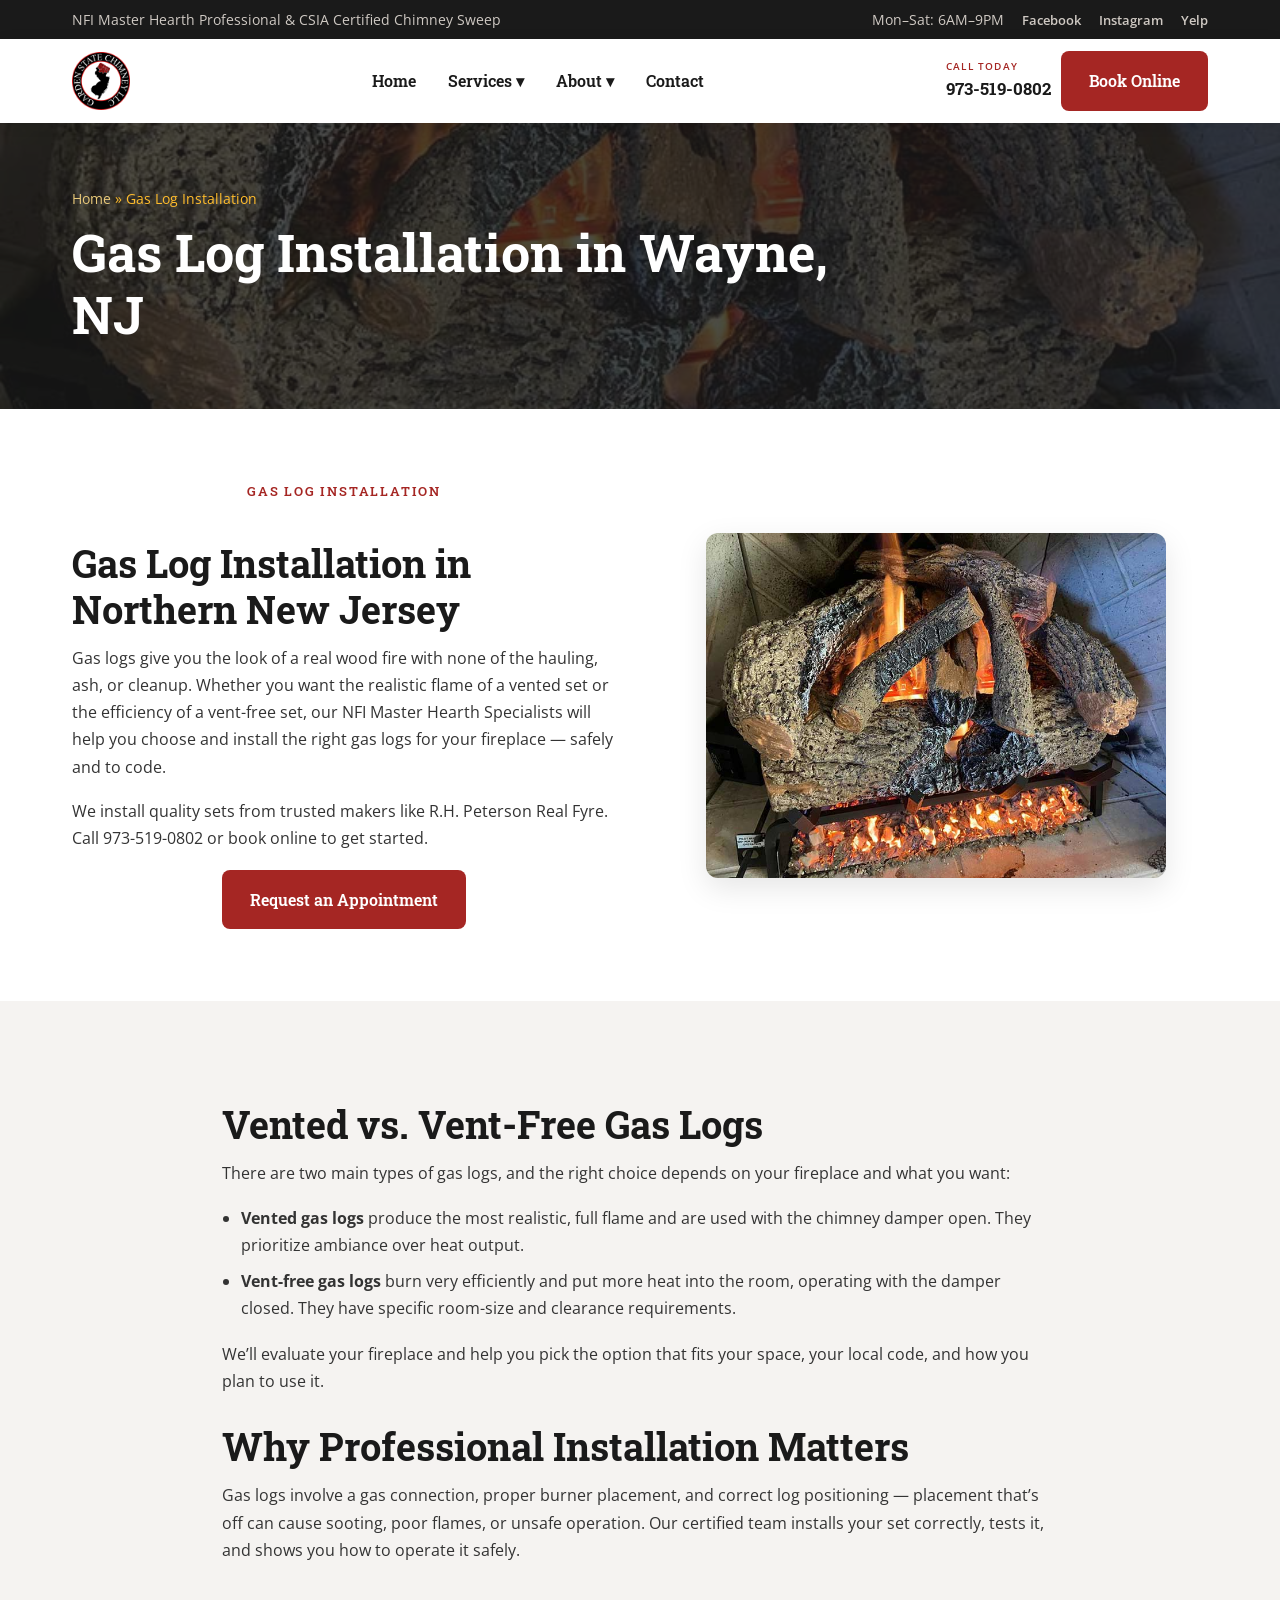
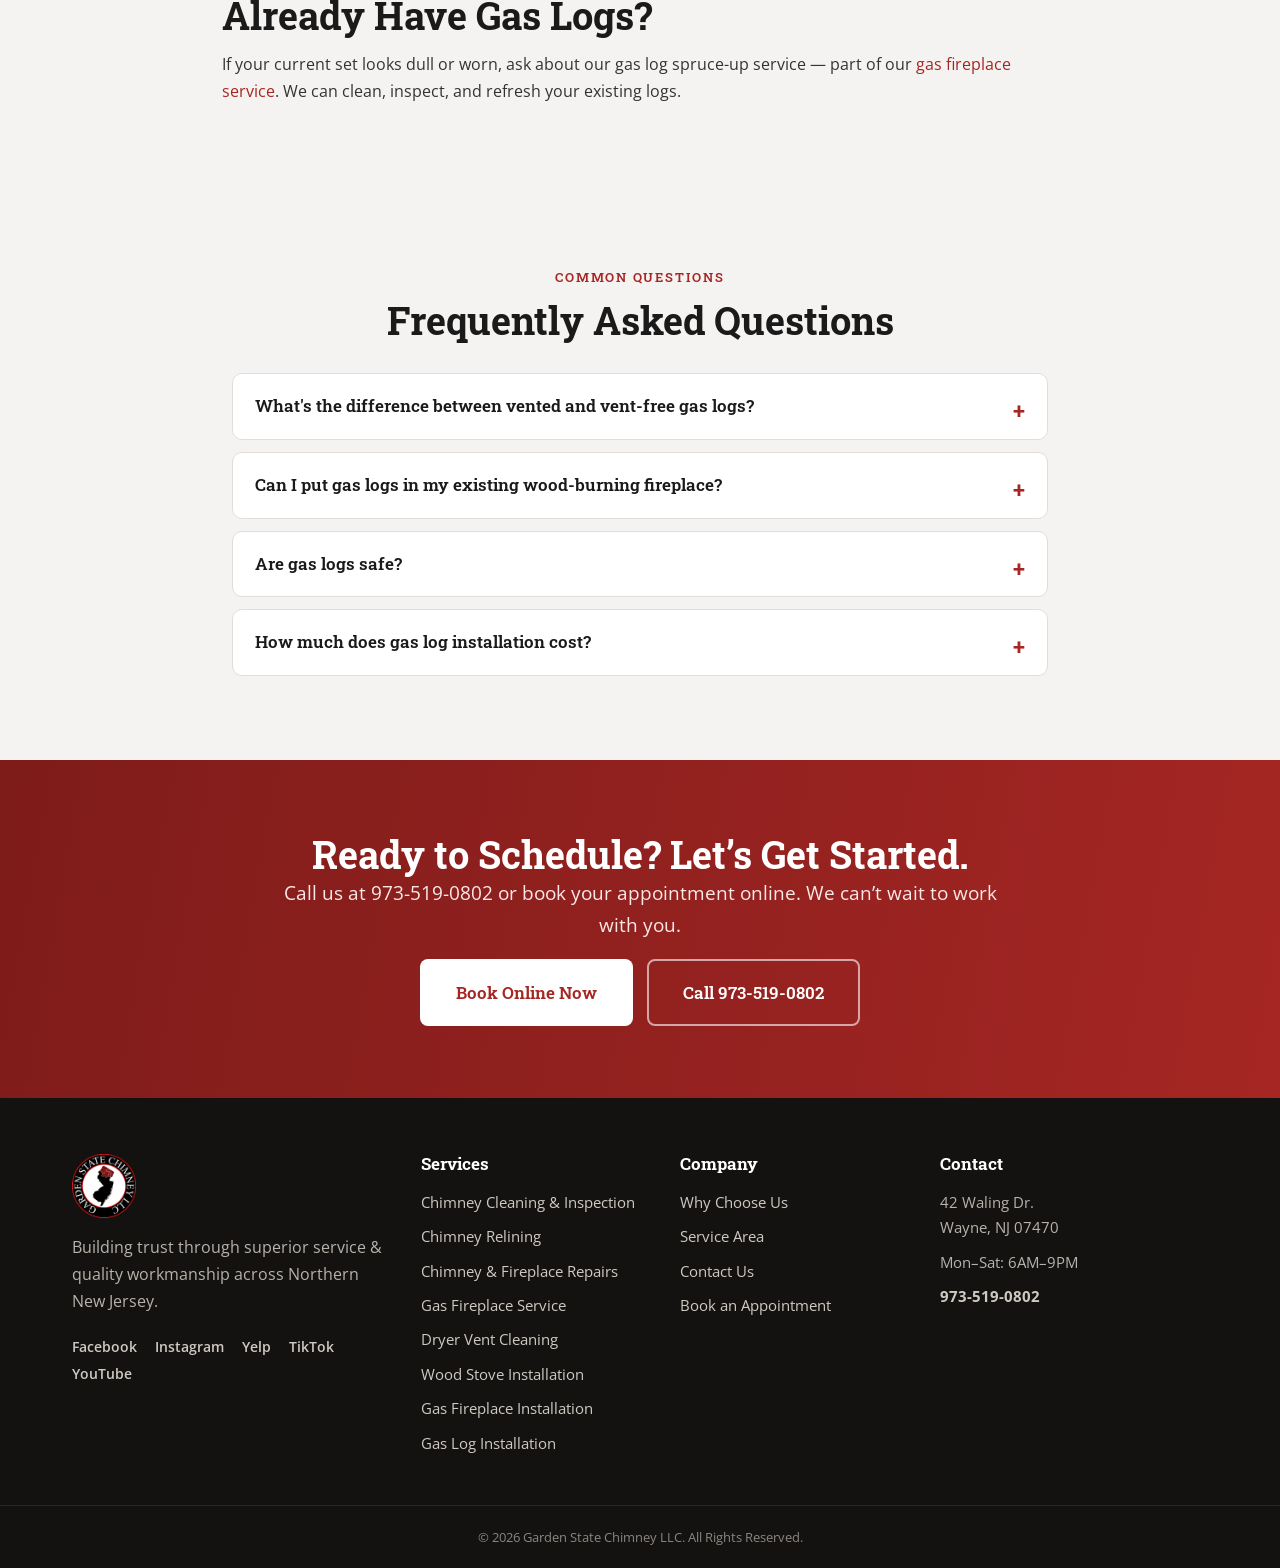
<file: gas-log-installation.html>
<!DOCTYPE html>
<html lang="en">
<head>
<meta charset="UTF-8">
<meta name="viewport" content="width=device-width, initial-scale=1.0">
<title>Gas Log Installation Near Me | Wayne, NJ | Garden State Chimney</title>
<meta name="description" content="NFI-certified vented & vent-free gas log installation in Wayne, NJ & Northern New Jersey. Realistic flames, safe installs. Call 973-519-0802.">
<link rel="canonical" href="https://gardenstatechimney.com/gas-log-installation">
<meta property="og:type" content="article">
<meta property="og:title" content="Gas Log Installation Near Me | Wayne, NJ | Garden State Chimney">
<meta property="og:description" content="NFI-certified vented & vent-free gas log installation in Wayne, NJ & Northern New Jersey. Realistic flames, safe installs. Call 973-519-0802.">
<meta property="og:image" content="https://gardenstatechimney.com/wp-content/uploads/2023/07/Logo.jpg">
<meta name="robots" content="index, follow, max-image-preview:large">
<link rel="icon" href="assets/img/Logo.jpg">
<link rel="preconnect" href="https://fonts.googleapis.com">
<link rel="preconnect" href="https://fonts.gstatic.com" crossorigin>
<link href="https://fonts.googleapis.com/css2?family=Open+Sans:ital,wght@0,300;0,400;0,600;0,700;1,400&family=Roboto+Slab:wght@400;500;600;700;800&display=swap" rel="stylesheet">
<link rel="stylesheet" href="assets/css/style.css">
<script type="application/ld+json">
{
  "@context": "https://schema.org",
  "@type": "Service",
  "serviceType": "Gas Log Installation",
  "description": "NFI-certified vented and vent-free gas log installation in Wayne, NJ and across Northern New Jersey.",
  "provider": {
    "@type": "ChimneySweep",
    "name": "Garden State Chimney LLC",
    "telephone": "+1-973-519-0802",
    "address": {
      "@type": "PostalAddress",
      "streetAddress": "42 Waling Dr.",
      "addressLocality": "Wayne",
      "addressRegion": "NJ",
      "postalCode": "07470",
      "addressCountry": "US"
    }
  },
  "areaServed": [
    "Passaic County NJ",
    "Bergen County NJ",
    "Morris County NJ",
    "Essex County NJ"
  ],
  "url": "https://gardenstatechimney.com/gas-log-installation"
}
</script>
<script type="application/ld+json">
{
  "@context": "https://schema.org",
  "@type": "FAQPage",
  "mainEntity": [
    {
      "@type": "Question",
      "name": "What's the difference between vented and vent-free gas logs?",
      "acceptedAnswer": {
        "@type": "Answer",
        "text": "Vented logs give the most realistic flame and run with the damper open, prioritizing looks. Vent-free logs burn efficiently and add more heat with the damper closed, but have room-size and clearance rules. We'll help you choose."
      }
    },
    {
      "@type": "Question",
      "name": "Can I put gas logs in my existing wood-burning fireplace?",
      "acceptedAnswer": {
        "@type": "Answer",
        "text": "Usually yes, provided your fireplace and gas supply are suitable. We'll inspect your firebox and chimney and recommend the right vented or vent-free set."
      }
    },
    {
      "@type": "Question",
      "name": "Are gas logs safe?",
      "acceptedAnswer": {
        "@type": "Answer",
        "text": "When properly installed and maintained by a certified professional, yes. Correct burner and log placement plus annual service keep them operating safely. Improper DIY installation is where problems arise."
      }
    },
    {
      "@type": "Question",
      "name": "How much does gas log installation cost?",
      "acceptedAnswer": {
        "@type": "Answer",
        "text": "It depends on the log set you choose and your fireplace setup. We don't post prices online, but we'll provide a clear estimate. Call 973-519-0802 to talk it through."
      }
    }
  ]
}
</script>
</head>
<body>
<div class="topbar">
  <div class="wrap">
    <div>NFI Master Hearth Professional &amp; CSIA Certified Chimney Sweep</div>
    <div class="socials">
      <span>Mon&ndash;Sat: 6AM&ndash;9PM</span>
      <a href="https://www.facebook.com/gardenstatechimneysweep/" target="_blank" rel="noopener">Facebook</a>
      <a href="https://www.instagram.com/gardenstatechimneynj/" target="_blank" rel="noopener">Instagram</a>
      <a href="https://www.yelp.com/biz/garden-state-chimney-wayne" target="_blank" rel="noopener">Yelp</a>
    </div>
  </div>
</div>
<header class="site-header">
  <nav class="nav" aria-label="Main navigation">
    <a class="logo" href="/"><img src="assets/img/Garden-State-Chimney-Logo-Transparent.png" alt="Garden State Chimney"></a>
    <ul class="menu">
      <li><a href="/">Home</a></li>
      <li class="has-sub"><a href="/chimney-cleaning-inspection">Services &#9662;</a>
        <ul class="submenu">
          <li><a href="/chimney-cleaning-inspection">Chimney Cleaning &amp; Inspection</a></li>
          <li><a href="/chimney-relining">Chimney Relining</a></li>
          <li><a href="/chimney-fireplace-repairs">Chimney &amp; Fireplace Repairs</a></li>
          <li><a href="/gas-fireplace-service">Gas Fireplace Service</a></li>
          <li><a href="/dryer-vent-cleaning">Dryer Vent Cleaning</a></li>
          <li><a href="/wood-stove-installation">Wood Stove Installation</a></li>
          <li><a href="/gas-fireplace-installation">Gas Fireplace Installation</a></li>
          <li><a href="/gas-log-installation">Gas Log Installation</a></li>
        </ul>
      </li>
      <li class="has-sub"><a href="/why-choose-us">About &#9662;</a>
        <ul class="submenu">
          <li><a href="/why-choose-us">Why Choose Us?</a></li>
          <li><a href="/service-area">Service Area</a></li>
        </ul>
      </li>
      <li><a href="/contact">Contact</a></li>
    </ul>
    <div class="nav-cta">
      <a class="nav-phone" href="tel:973-519-0802"><span>Call Today</span>973-519-0802</a>
      <a class="btn btn-book" href="https://book.housecallpro.com/book/Garden-State-Chimney/c3902be655ee4f83a9cbe2380b5ce224?v2=true" target="_blank" rel="noopener">Book Online</a>
    </div>
    <button class="burger" aria-label="Menu" aria-expanded="false"><span></span><span></span><span></span></button>
  </nav>
</header>
<section class="page-hero">
  <style>.page-hero::before{background-image:url('assets/img/RH-Petersen-Real-Fyre-G52-Radiant-Burner-gas-log-set.jpg')}</style>
  <div class="wrap">
    <div class="crumbs"><a href="/">Home</a> &raquo; Gas Log Installation</div>
    <h1>Gas Log Installation in Wayne, NJ</h1>
  </div>
</section>
<section class="section"><div class="wrap split">
<div class="prose">
<span class="eyebrow">Gas Log Installation</span>
<h2>Gas Log Installation in Northern New Jersey</h2>
<p>Gas logs give you the look of a real wood fire with none of the hauling, ash, or cleanup. Whether you want the realistic flame of a vented set or the efficiency of a vent-free set, our NFI Master Hearth Specialists will help you choose and install the right gas logs for your fireplace &mdash; safely and to code.</p>
<p>We install quality sets from trusted makers like R.H. Peterson Real Fyre. Call 973-519-0802 or book online to get started.</p>
<a class="btn btn-book" href="https://book.housecallpro.com/book/Garden-State-Chimney/c3902be655ee4f83a9cbe2380b5ce224?v2=true" target="_blank" rel="noopener">Request an Appointment</a>
</div>
<div><img src="assets/img/RH-Petersen-Real-Fyre-G52-Radiant-Burner-gas-log-set.jpg" alt="Gas log set installation"></div>
</div></section>

<section class="section bg-mist"><div class="wrap prose" style="max-width:880px">
<h2>Vented vs. Vent-Free Gas Logs</h2>
<p>There are two main types of gas logs, and the right choice depends on your fireplace and what you want:</p>
<ul>
<li><strong>Vented gas logs</strong> produce the most realistic, full flame and are used with the chimney damper open. They prioritize ambiance over heat output.</li>
<li><strong>Vent-free gas logs</strong> burn very efficiently and put more heat into the room, operating with the damper closed. They have specific room-size and clearance requirements.</li>
</ul>
<p>We&rsquo;ll evaluate your fireplace and help you pick the option that fits your space, your local code, and how you plan to use it.</p>
<h2>Why Professional Installation Matters</h2>
<p>Gas logs involve a gas connection, proper burner placement, and correct log positioning &mdash; placement that&rsquo;s off can cause sooting, poor flames, or unsafe operation. Our certified team installs your set correctly, tests it, and shows you how to operate it safely.</p>
<h2>Already Have Gas Logs?</h2>
<p>If your current set looks dull or worn, ask about our gas log spruce-up service &mdash; part of our <a href="/gas-fireplace-service">gas fireplace service</a>. We can clean, inspect, and refresh your existing logs.</p>
</div></section>

<section class="section bg-mist">
  <div class="wrap" style="max-width:860px">
    <div class="center" style="margin-bottom:30px"><span class="eyebrow">Common Questions</span><h2>Frequently Asked Questions</h2></div>
    <div class="faq">
    <details><summary>What's the difference between vented and vent-free gas logs?</summary><div class="ans">Vented logs give the most realistic flame and run with the damper open, prioritizing looks. Vent-free logs burn efficiently and add more heat with the damper closed, but have room-size and clearance rules. We'll help you choose.</div></details>
    <details><summary>Can I put gas logs in my existing wood-burning fireplace?</summary><div class="ans">Usually yes, provided your fireplace and gas supply are suitable. We'll inspect your firebox and chimney and recommend the right vented or vent-free set.</div></details>
    <details><summary>Are gas logs safe?</summary><div class="ans">When properly installed and maintained by a certified professional, yes. Correct burner and log placement plus annual service keep them operating safely. Improper DIY installation is where problems arise.</div></details>
    <details><summary>How much does gas log installation cost?</summary><div class="ans">It depends on the log set you choose and your fireplace setup. We don't post prices online, but we'll provide a clear estimate. Call 973-519-0802 to talk it through.</div></details>
    </div>
  </div>
</section>
<section class="section cta-band">
  <div class="wrap center" style="max-width:760px">
    <h2>Ready to Schedule? Let&rsquo;s Get Started.</h2>
    <p class="lead">Call us at 973-519-0802 or book your appointment online. We can&rsquo;t wait to work with you.</p>
    <div class="btn-row" style="justify-content:center">
      <a class="btn btn-lg" style="background:#fff;color:var(--brand-red)" href="https://book.housecallpro.com/book/Garden-State-Chimney/c3902be655ee4f83a9cbe2380b5ce224?v2=true" target="_blank" rel="noopener">Book Online Now</a>
      <a class="btn btn-ghost btn-lg" href="tel:973-519-0802">Call 973-519-0802</a>
    </div>
  </div>
</section>
<footer class="site-footer">
  <div class="wrap foot-grid">
    <div>
      <img class="flogo" src="assets/img/Garden-State-Chimney-Logo-white-Transparent.png" alt="Garden State Chimney">
      <p>Building trust through superior service &amp; quality workmanship across Northern New Jersey.</p>
      <div class="foot-social">
        <a href="https://www.facebook.com/gardenstatechimneysweep/" target="_blank" rel="noopener">Facebook</a>
        <a href="https://www.instagram.com/gardenstatechimneynj/" target="_blank" rel="noopener">Instagram</a>
        <a href="https://www.yelp.com/biz/garden-state-chimney-wayne" target="_blank" rel="noopener">Yelp</a>
        <a href="https://www.tiktok.com/@danthechimneyman" target="_blank" rel="noopener">TikTok</a>
        <a href="https://youtube.com/@gardenstatechimney" target="_blank" rel="noopener">YouTube</a>
      </div>
    </div>
    <div><h4>Services</h4><ul>
      <li><a href="/chimney-cleaning-inspection">Chimney Cleaning &amp; Inspection</a></li>
      <li><a href="/chimney-relining">Chimney Relining</a></li>
      <li><a href="/chimney-fireplace-repairs">Chimney &amp; Fireplace Repairs</a></li>
      <li><a href="/gas-fireplace-service">Gas Fireplace Service</a></li>
      <li><a href="/dryer-vent-cleaning">Dryer Vent Cleaning</a></li>
      <li><a href="/wood-stove-installation">Wood Stove Installation</a></li>
      <li><a href="/gas-fireplace-installation">Gas Fireplace Installation</a></li>
      <li><a href="/gas-log-installation">Gas Log Installation</a></li>
    </ul></div>
    <div><h4>Company</h4><ul>
      <li><a href="/why-choose-us">Why Choose Us</a></li>
      <li><a href="/service-area">Service Area</a></li>
      <li><a href="/contact">Contact Us</a></li>
      <li><a href="https://book.housecallpro.com/book/Garden-State-Chimney/c3902be655ee4f83a9cbe2380b5ce224?v2=true" target="_blank" rel="noopener">Book an Appointment</a></li>
    </ul></div>
    <div><h4>Contact</h4><ul>
      <li>42 Waling Dr.<br>Wayne, NJ 07470</li>
      <li>Mon&ndash;Sat: 6AM&ndash;9PM</li>
      <li><a href="tel:973-519-0802"><strong>973-519-0802</strong></a></li>
    </ul></div>
  </div>
  <div class="foot-bottom">&copy; <span id="yr"></span> Garden State Chimney LLC. All Rights Reserved.</div>
</footer>
<div class="mobile-cta">
  <a class="m-call" href="tel:973-519-0802">&#9742; Call</a>
  <a class="m-book" href="https://book.housecallpro.com/book/Garden-State-Chimney/c3902be655ee4f83a9cbe2380b5ce224?v2=true" target="_blank" rel="noopener">Book Online</a>
</div>
<script>document.getElementById('yr').textContent=new Date().getFullYear();</script>
<script src="assets/js/site.js"></script>
</body></html>
</file>
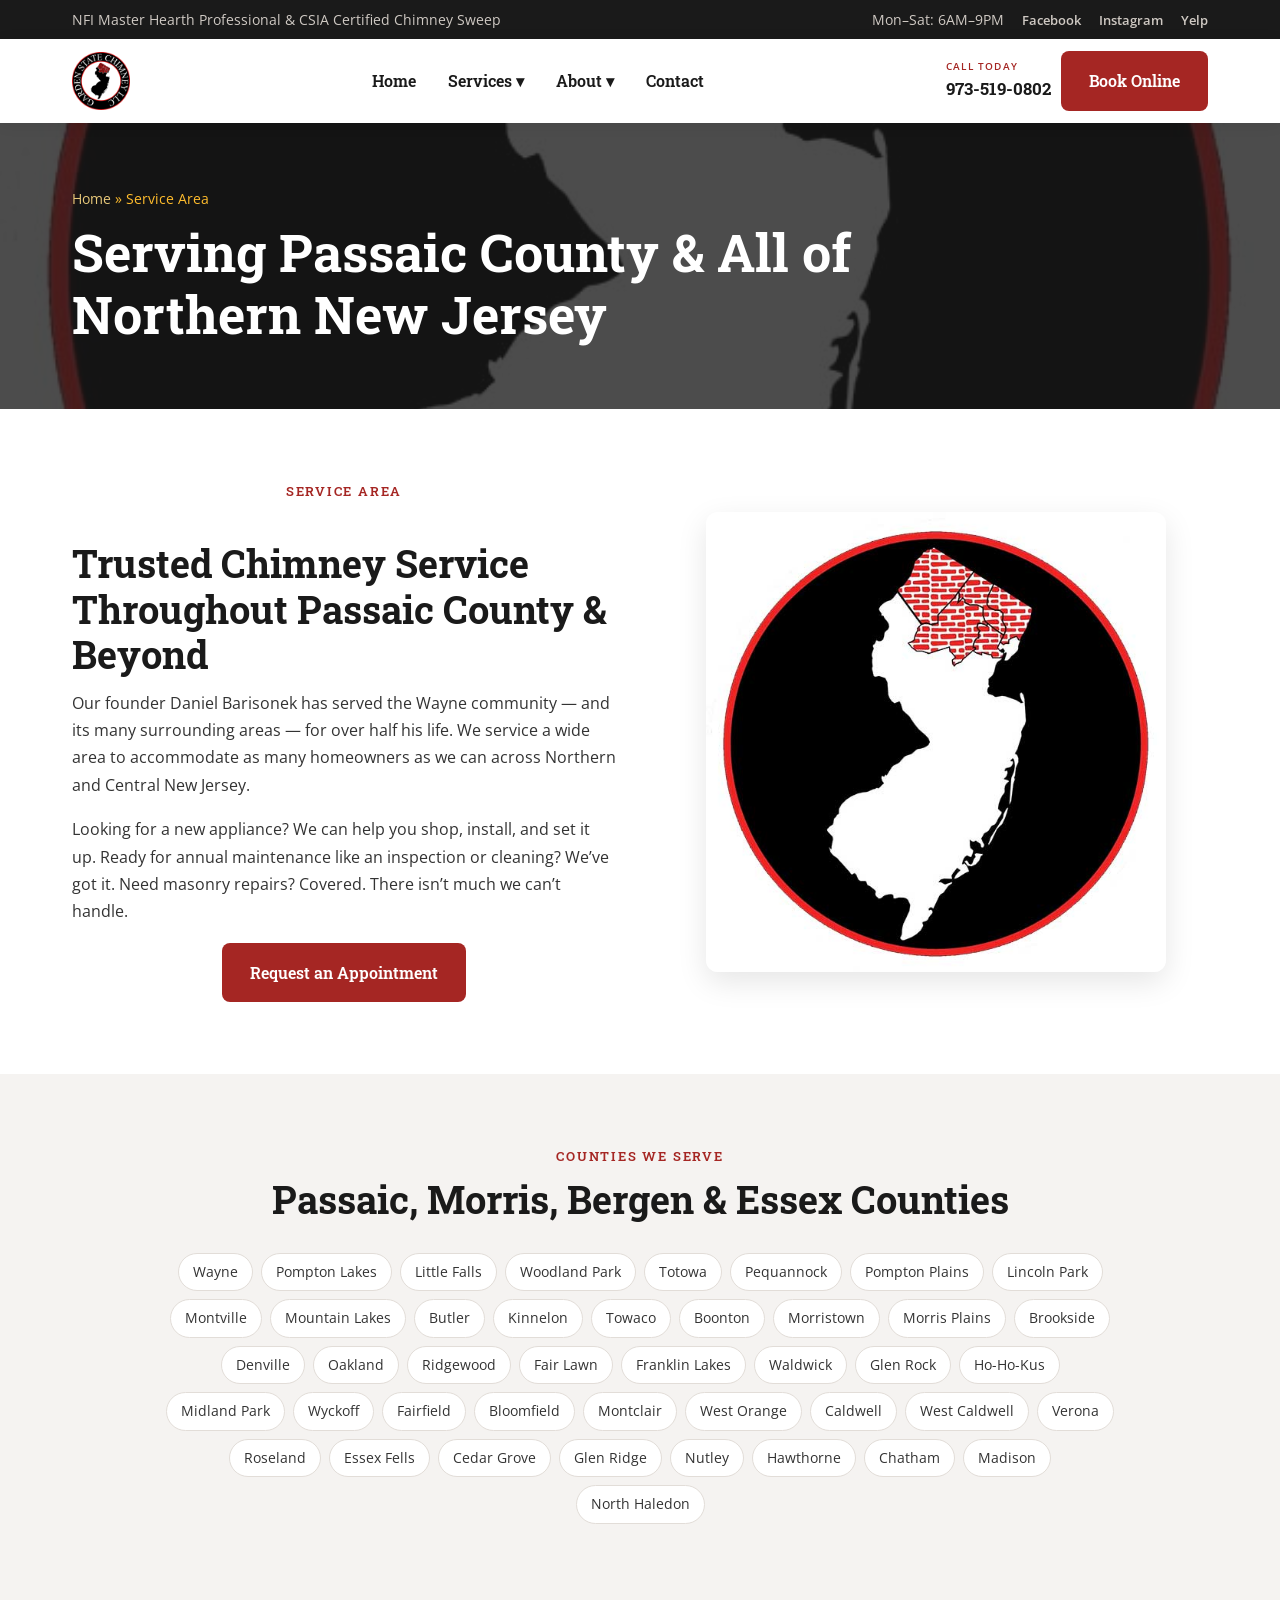
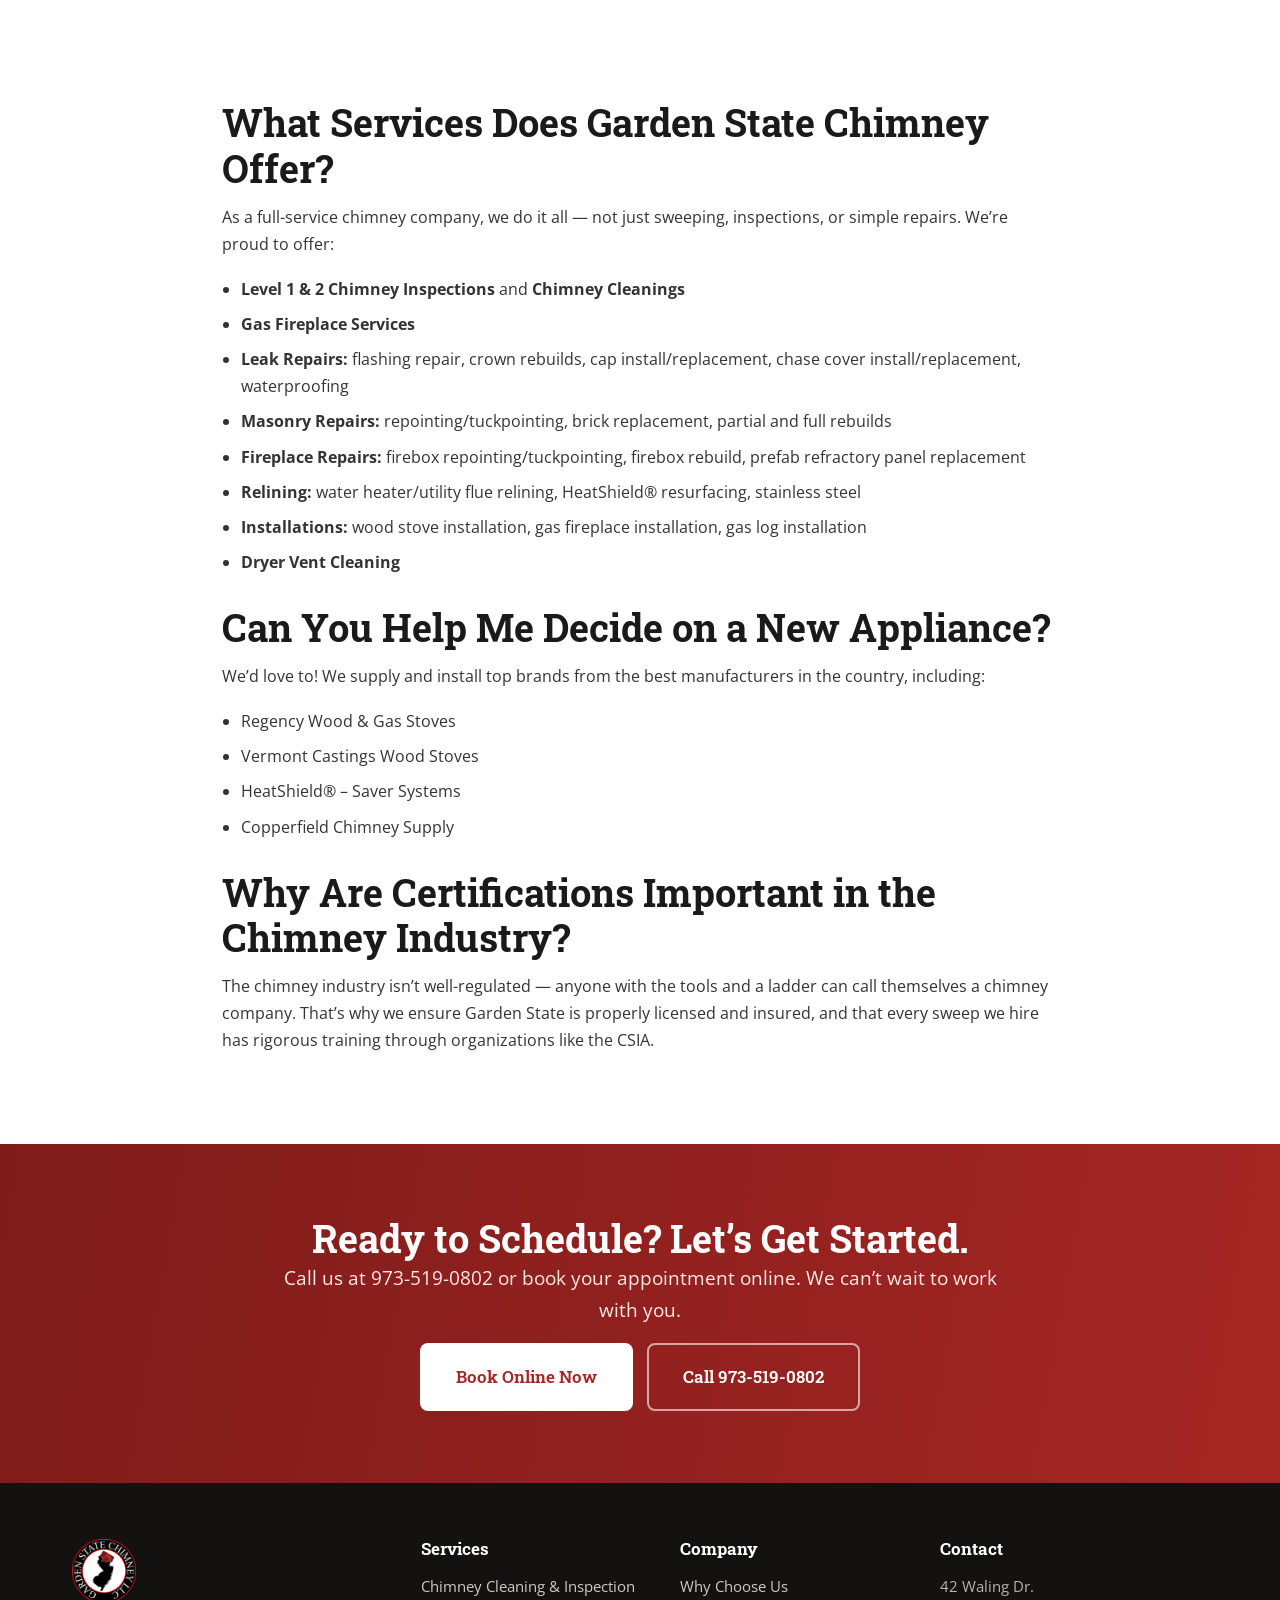
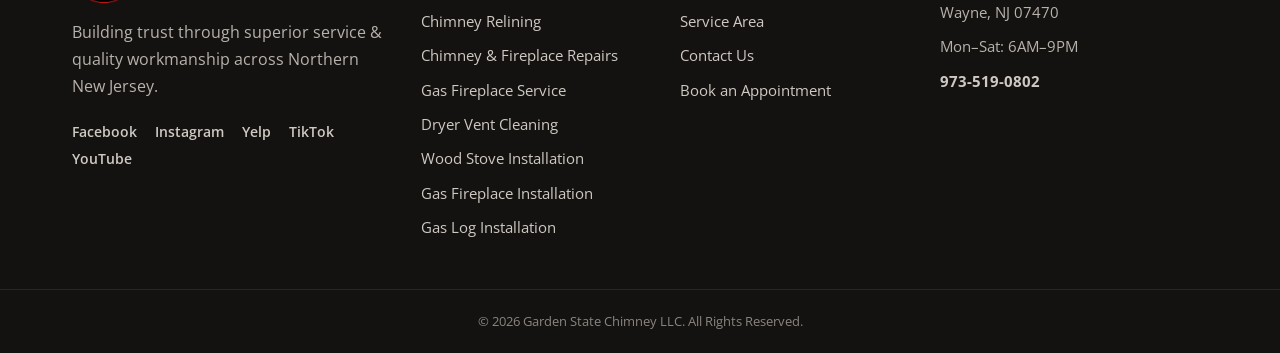
<file: service-area.html>
<!DOCTYPE html>
<html lang="en">
<head>
<meta charset="UTF-8">
<meta name="viewport" content="width=device-width, initial-scale=1.0">
<title>Service Area | Northern New Jersey | Garden State Chimney</title>
<meta name="description" content="Garden State Chimney serves Passaic, Morris, Bergen & Essex Counties, NJ&mdash;Wayne, Morristown, Ridgewood, Franklin Lakes & more. Call 973-519-0802.">
<link rel="canonical" href="https://gardenstatechimney.com/service-area">
<meta property="og:type" content="article">
<meta property="og:title" content="Service Area | Northern New Jersey | Garden State Chimney">
<meta property="og:description" content="Garden State Chimney serves Passaic, Morris, Bergen & Essex Counties, NJ&mdash;Wayne, Morristown, Ridgewood, Franklin Lakes & more. Call 973-519-0802.">
<meta property="og:image" content="https://gardenstatechimney.com/wp-content/uploads/2023/07/Logo.jpg">
<meta name="robots" content="index, follow, max-image-preview:large">
<link rel="icon" href="assets/img/Logo.jpg">
<link rel="preconnect" href="https://fonts.googleapis.com">
<link rel="preconnect" href="https://fonts.gstatic.com" crossorigin>
<link href="https://fonts.googleapis.com/css2?family=Open+Sans:ital,wght@0,300;0,400;0,600;0,700;1,400&family=Roboto+Slab:wght@400;500;600;700;800&display=swap" rel="stylesheet">
<link rel="stylesheet" href="assets/css/style.css">

</head>
<body>
<div class="topbar">
  <div class="wrap">
    <div>NFI Master Hearth Professional &amp; CSIA Certified Chimney Sweep</div>
    <div class="socials">
      <span>Mon&ndash;Sat: 6AM&ndash;9PM</span>
      <a href="https://www.facebook.com/gardenstatechimneysweep/" target="_blank" rel="noopener">Facebook</a>
      <a href="https://www.instagram.com/gardenstatechimneynj/" target="_blank" rel="noopener">Instagram</a>
      <a href="https://www.yelp.com/biz/garden-state-chimney-wayne" target="_blank" rel="noopener">Yelp</a>
    </div>
  </div>
</div>
<header class="site-header">
  <nav class="nav" aria-label="Main navigation">
    <a class="logo" href="/"><img src="assets/img/Garden-State-Chimney-Logo-Transparent.png" alt="Garden State Chimney"></a>
    <ul class="menu">
      <li><a href="/">Home</a></li>
      <li class="has-sub"><a href="/chimney-cleaning-inspection">Services &#9662;</a>
        <ul class="submenu">
          <li><a href="/chimney-cleaning-inspection">Chimney Cleaning &amp; Inspection</a></li>
          <li><a href="/chimney-relining">Chimney Relining</a></li>
          <li><a href="/chimney-fireplace-repairs">Chimney &amp; Fireplace Repairs</a></li>
          <li><a href="/gas-fireplace-service">Gas Fireplace Service</a></li>
          <li><a href="/dryer-vent-cleaning">Dryer Vent Cleaning</a></li>
          <li><a href="/wood-stove-installation">Wood Stove Installation</a></li>
          <li><a href="/gas-fireplace-installation">Gas Fireplace Installation</a></li>
          <li><a href="/gas-log-installation">Gas Log Installation</a></li>
        </ul>
      </li>
      <li class="has-sub"><a href="/why-choose-us">About &#9662;</a>
        <ul class="submenu">
          <li><a href="/why-choose-us">Why Choose Us?</a></li>
          <li><a href="/service-area">Service Area</a></li>
        </ul>
      </li>
      <li><a href="/contact">Contact</a></li>
    </ul>
    <div class="nav-cta">
      <a class="nav-phone" href="tel:973-519-0802"><span>Call Today</span>973-519-0802</a>
      <a class="btn btn-book" href="https://book.housecallpro.com/book/Garden-State-Chimney/c3902be655ee4f83a9cbe2380b5ce224?v2=true" target="_blank" rel="noopener">Book Online</a>
    </div>
    <button class="burger" aria-label="Menu" aria-expanded="false"><span></span><span></span><span></span></button>
  </nav>
</header>
<section class="page-hero" style="--bgimg:url('assets/img/Service-Area.jpg')">
  <style>.page-hero::before{background-image:url('assets/img/Service-Area.jpg')}</style>
  <div class="wrap">
    <div class="crumbs"><a href="/">Home</a> &raquo; Service Area</div>
    <h1>Serving Passaic County &amp; All of Northern New Jersey</h1>
  </div>
</section>
<section class="section"><div class="wrap split">
<div class="prose">
<span class="eyebrow">Service Area</span>
<h2>Trusted Chimney Service Throughout Passaic County &amp; Beyond</h2>
<p>Our founder Daniel Barisonek has served the Wayne community &mdash; and its many surrounding areas &mdash; for over half his life. We service a wide area to accommodate as many homeowners as we can across Northern and Central New Jersey.</p>
<p>Looking for a new appliance? We can help you shop, install, and set it up. Ready for annual maintenance like an inspection or cleaning? We&rsquo;ve got it. Need masonry repairs? Covered. There isn&rsquo;t much we can&rsquo;t handle.</p>
<a class="btn btn-book" href="https://book.housecallpro.com/book/Garden-State-Chimney/c3902be655ee4f83a9cbe2380b5ce224?v2=true" target="_blank" rel="noopener">Request an Appointment</a>
</div>
<div><img src="assets/img/Service-Area.jpg" alt="Garden State Chimney service area map"></div>
</div></section>

<section class="section bg-mist"><div class="wrap">
<div class="center" style="margin-bottom:26px"><span class="eyebrow">Counties We Serve</span><h2>Passaic, Morris, Bergen &amp; Essex Counties</h2></div>
<div class="center" style="max-width:960px;margin:0 auto"><span style="display:inline-block;background:#fff;border:1px solid var(--line);border-radius:20px;padding:6px 14px;margin:4px;font-size:.9rem">Wayne</span><span style="display:inline-block;background:#fff;border:1px solid var(--line);border-radius:20px;padding:6px 14px;margin:4px;font-size:.9rem">Pompton Lakes</span><span style="display:inline-block;background:#fff;border:1px solid var(--line);border-radius:20px;padding:6px 14px;margin:4px;font-size:.9rem">Little Falls</span><span style="display:inline-block;background:#fff;border:1px solid var(--line);border-radius:20px;padding:6px 14px;margin:4px;font-size:.9rem">Woodland Park</span><span style="display:inline-block;background:#fff;border:1px solid var(--line);border-radius:20px;padding:6px 14px;margin:4px;font-size:.9rem">Totowa</span><span style="display:inline-block;background:#fff;border:1px solid var(--line);border-radius:20px;padding:6px 14px;margin:4px;font-size:.9rem">Pequannock</span><span style="display:inline-block;background:#fff;border:1px solid var(--line);border-radius:20px;padding:6px 14px;margin:4px;font-size:.9rem">Pompton Plains</span><span style="display:inline-block;background:#fff;border:1px solid var(--line);border-radius:20px;padding:6px 14px;margin:4px;font-size:.9rem">Lincoln Park</span><span style="display:inline-block;background:#fff;border:1px solid var(--line);border-radius:20px;padding:6px 14px;margin:4px;font-size:.9rem">Montville</span><span style="display:inline-block;background:#fff;border:1px solid var(--line);border-radius:20px;padding:6px 14px;margin:4px;font-size:.9rem">Mountain Lakes</span><span style="display:inline-block;background:#fff;border:1px solid var(--line);border-radius:20px;padding:6px 14px;margin:4px;font-size:.9rem">Butler</span><span style="display:inline-block;background:#fff;border:1px solid var(--line);border-radius:20px;padding:6px 14px;margin:4px;font-size:.9rem">Kinnelon</span><span style="display:inline-block;background:#fff;border:1px solid var(--line);border-radius:20px;padding:6px 14px;margin:4px;font-size:.9rem">Towaco</span><span style="display:inline-block;background:#fff;border:1px solid var(--line);border-radius:20px;padding:6px 14px;margin:4px;font-size:.9rem">Boonton</span><span style="display:inline-block;background:#fff;border:1px solid var(--line);border-radius:20px;padding:6px 14px;margin:4px;font-size:.9rem">Morristown</span><span style="display:inline-block;background:#fff;border:1px solid var(--line);border-radius:20px;padding:6px 14px;margin:4px;font-size:.9rem">Morris Plains</span><span style="display:inline-block;background:#fff;border:1px solid var(--line);border-radius:20px;padding:6px 14px;margin:4px;font-size:.9rem">Brookside</span><span style="display:inline-block;background:#fff;border:1px solid var(--line);border-radius:20px;padding:6px 14px;margin:4px;font-size:.9rem">Denville</span><span style="display:inline-block;background:#fff;border:1px solid var(--line);border-radius:20px;padding:6px 14px;margin:4px;font-size:.9rem">Oakland</span><span style="display:inline-block;background:#fff;border:1px solid var(--line);border-radius:20px;padding:6px 14px;margin:4px;font-size:.9rem">Ridgewood</span><span style="display:inline-block;background:#fff;border:1px solid var(--line);border-radius:20px;padding:6px 14px;margin:4px;font-size:.9rem">Fair Lawn</span><span style="display:inline-block;background:#fff;border:1px solid var(--line);border-radius:20px;padding:6px 14px;margin:4px;font-size:.9rem">Franklin Lakes</span><span style="display:inline-block;background:#fff;border:1px solid var(--line);border-radius:20px;padding:6px 14px;margin:4px;font-size:.9rem">Waldwick</span><span style="display:inline-block;background:#fff;border:1px solid var(--line);border-radius:20px;padding:6px 14px;margin:4px;font-size:.9rem">Glen Rock</span><span style="display:inline-block;background:#fff;border:1px solid var(--line);border-radius:20px;padding:6px 14px;margin:4px;font-size:.9rem">Ho-Ho-Kus</span><span style="display:inline-block;background:#fff;border:1px solid var(--line);border-radius:20px;padding:6px 14px;margin:4px;font-size:.9rem">Midland Park</span><span style="display:inline-block;background:#fff;border:1px solid var(--line);border-radius:20px;padding:6px 14px;margin:4px;font-size:.9rem">Wyckoff</span><span style="display:inline-block;background:#fff;border:1px solid var(--line);border-radius:20px;padding:6px 14px;margin:4px;font-size:.9rem">Fairfield</span><span style="display:inline-block;background:#fff;border:1px solid var(--line);border-radius:20px;padding:6px 14px;margin:4px;font-size:.9rem">Bloomfield</span><span style="display:inline-block;background:#fff;border:1px solid var(--line);border-radius:20px;padding:6px 14px;margin:4px;font-size:.9rem">Montclair</span><span style="display:inline-block;background:#fff;border:1px solid var(--line);border-radius:20px;padding:6px 14px;margin:4px;font-size:.9rem">West Orange</span><span style="display:inline-block;background:#fff;border:1px solid var(--line);border-radius:20px;padding:6px 14px;margin:4px;font-size:.9rem">Caldwell</span><span style="display:inline-block;background:#fff;border:1px solid var(--line);border-radius:20px;padding:6px 14px;margin:4px;font-size:.9rem">West Caldwell</span><span style="display:inline-block;background:#fff;border:1px solid var(--line);border-radius:20px;padding:6px 14px;margin:4px;font-size:.9rem">Verona</span><span style="display:inline-block;background:#fff;border:1px solid var(--line);border-radius:20px;padding:6px 14px;margin:4px;font-size:.9rem">Roseland</span><span style="display:inline-block;background:#fff;border:1px solid var(--line);border-radius:20px;padding:6px 14px;margin:4px;font-size:.9rem">Essex Fells</span><span style="display:inline-block;background:#fff;border:1px solid var(--line);border-radius:20px;padding:6px 14px;margin:4px;font-size:.9rem">Cedar Grove</span><span style="display:inline-block;background:#fff;border:1px solid var(--line);border-radius:20px;padding:6px 14px;margin:4px;font-size:.9rem">Glen Ridge</span><span style="display:inline-block;background:#fff;border:1px solid var(--line);border-radius:20px;padding:6px 14px;margin:4px;font-size:.9rem">Nutley</span><span style="display:inline-block;background:#fff;border:1px solid var(--line);border-radius:20px;padding:6px 14px;margin:4px;font-size:.9rem">Hawthorne</span><span style="display:inline-block;background:#fff;border:1px solid var(--line);border-radius:20px;padding:6px 14px;margin:4px;font-size:.9rem">Chatham</span><span style="display:inline-block;background:#fff;border:1px solid var(--line);border-radius:20px;padding:6px 14px;margin:4px;font-size:.9rem">Madison</span><span style="display:inline-block;background:#fff;border:1px solid var(--line);border-radius:20px;padding:6px 14px;margin:4px;font-size:.9rem">North Haledon</span></div>
</div></section>

<section class="section"><div class="wrap prose" style="max-width:880px">
<h2>What Services Does Garden State Chimney Offer?</h2>
<p>As a full-service chimney company, we do it all &mdash; not just sweeping, inspections, or simple repairs. We&rsquo;re proud to offer:</p>
<ul>
<li><strong>Level 1 &amp; 2 Chimney Inspections</strong> and <strong>Chimney Cleanings</strong></li>
<li><strong>Gas Fireplace Services</strong></li>
<li><strong>Leak Repairs:</strong> flashing repair, crown rebuilds, cap install/replacement, chase cover install/replacement, waterproofing</li>
<li><strong>Masonry Repairs:</strong> repointing/tuckpointing, brick replacement, partial and full rebuilds</li>
<li><strong>Fireplace Repairs:</strong> firebox repointing/tuckpointing, firebox rebuild, prefab refractory panel replacement</li>
<li><strong>Relining:</strong> water heater/utility flue relining, HeatShield&reg; resurfacing, stainless steel</li>
<li><strong>Installations:</strong> wood stove installation, gas fireplace installation, gas log installation</li>
<li><strong>Dryer Vent Cleaning</strong></li>
</ul>
<h2>Can You Help Me Decide on a New Appliance?</h2>
<p>We&rsquo;d love to! We supply and install top brands from the best manufacturers in the country, including:</p>
<ul>
<li>Regency Wood &amp; Gas Stoves</li>
<li>Vermont Castings Wood Stoves</li>
<li>HeatShield&reg; &ndash; Saver Systems</li>
<li>Copperfield Chimney Supply</li>
</ul>
<h2>Why Are Certifications Important in the Chimney Industry?</h2>
<p>The chimney industry isn&rsquo;t well-regulated &mdash; anyone with the tools and a ladder can call themselves a chimney company. That&rsquo;s why we ensure Garden State is properly licensed and insured, and that every sweep we hire has rigorous training through organizations like the CSIA.</p>
</div></section>

<section class="section cta-band">
  <div class="wrap center" style="max-width:760px">
    <h2>Ready to Schedule? Let&rsquo;s Get Started.</h2>
    <p class="lead">Call us at 973-519-0802 or book your appointment online. We can&rsquo;t wait to work with you.</p>
    <div class="btn-row" style="justify-content:center">
      <a class="btn btn-lg" style="background:#fff;color:var(--brand-red)" href="https://book.housecallpro.com/book/Garden-State-Chimney/c3902be655ee4f83a9cbe2380b5ce224?v2=true" target="_blank" rel="noopener">Book Online Now</a>
      <a class="btn btn-ghost btn-lg" href="tel:973-519-0802">Call 973-519-0802</a>
    </div>
  </div>
</section>
<footer class="site-footer">
  <div class="wrap foot-grid">
    <div>
      <img class="flogo" src="assets/img/Garden-State-Chimney-Logo-white-Transparent.png" alt="Garden State Chimney">
      <p>Building trust through superior service &amp; quality workmanship across Northern New Jersey.</p>
      <div class="foot-social">
        <a href="https://www.facebook.com/gardenstatechimneysweep/" target="_blank" rel="noopener">Facebook</a>
        <a href="https://www.instagram.com/gardenstatechimneynj/" target="_blank" rel="noopener">Instagram</a>
        <a href="https://www.yelp.com/biz/garden-state-chimney-wayne" target="_blank" rel="noopener">Yelp</a>
        <a href="https://www.tiktok.com/@danthechimneyman" target="_blank" rel="noopener">TikTok</a>
        <a href="https://youtube.com/@gardenstatechimney" target="_blank" rel="noopener">YouTube</a>
      </div>
    </div>
    <div><h4>Services</h4><ul>
      <li><a href="/chimney-cleaning-inspection">Chimney Cleaning &amp; Inspection</a></li>
      <li><a href="/chimney-relining">Chimney Relining</a></li>
      <li><a href="/chimney-fireplace-repairs">Chimney &amp; Fireplace Repairs</a></li>
      <li><a href="/gas-fireplace-service">Gas Fireplace Service</a></li>
      <li><a href="/dryer-vent-cleaning">Dryer Vent Cleaning</a></li>
      <li><a href="/wood-stove-installation">Wood Stove Installation</a></li>
      <li><a href="/gas-fireplace-installation">Gas Fireplace Installation</a></li>
      <li><a href="/gas-log-installation">Gas Log Installation</a></li>
    </ul></div>
    <div><h4>Company</h4><ul>
      <li><a href="/why-choose-us">Why Choose Us</a></li>
      <li><a href="/service-area">Service Area</a></li>
      <li><a href="/contact">Contact Us</a></li>
      <li><a href="https://book.housecallpro.com/book/Garden-State-Chimney/c3902be655ee4f83a9cbe2380b5ce224?v2=true" target="_blank" rel="noopener">Book an Appointment</a></li>
    </ul></div>
    <div><h4>Contact</h4><ul>
      <li>42 Waling Dr.<br>Wayne, NJ 07470</li>
      <li>Mon&ndash;Sat: 6AM&ndash;9PM</li>
      <li><a href="tel:973-519-0802"><strong>973-519-0802</strong></a></li>
    </ul></div>
  </div>
  <div class="foot-bottom">&copy; <span id="yr"></span> Garden State Chimney LLC. All Rights Reserved.</div>
</footer>
<div class="mobile-cta">
  <a class="m-call" href="tel:973-519-0802">&#9742; Call</a>
  <a class="m-book" href="https://book.housecallpro.com/book/Garden-State-Chimney/c3902be655ee4f83a9cbe2380b5ce224?v2=true" target="_blank" rel="noopener">Book Online</a>
</div>
<script>document.getElementById('yr').textContent=new Date().getFullYear();</script>
<script src="assets/js/site.js"></script>
</body></html>
</file>
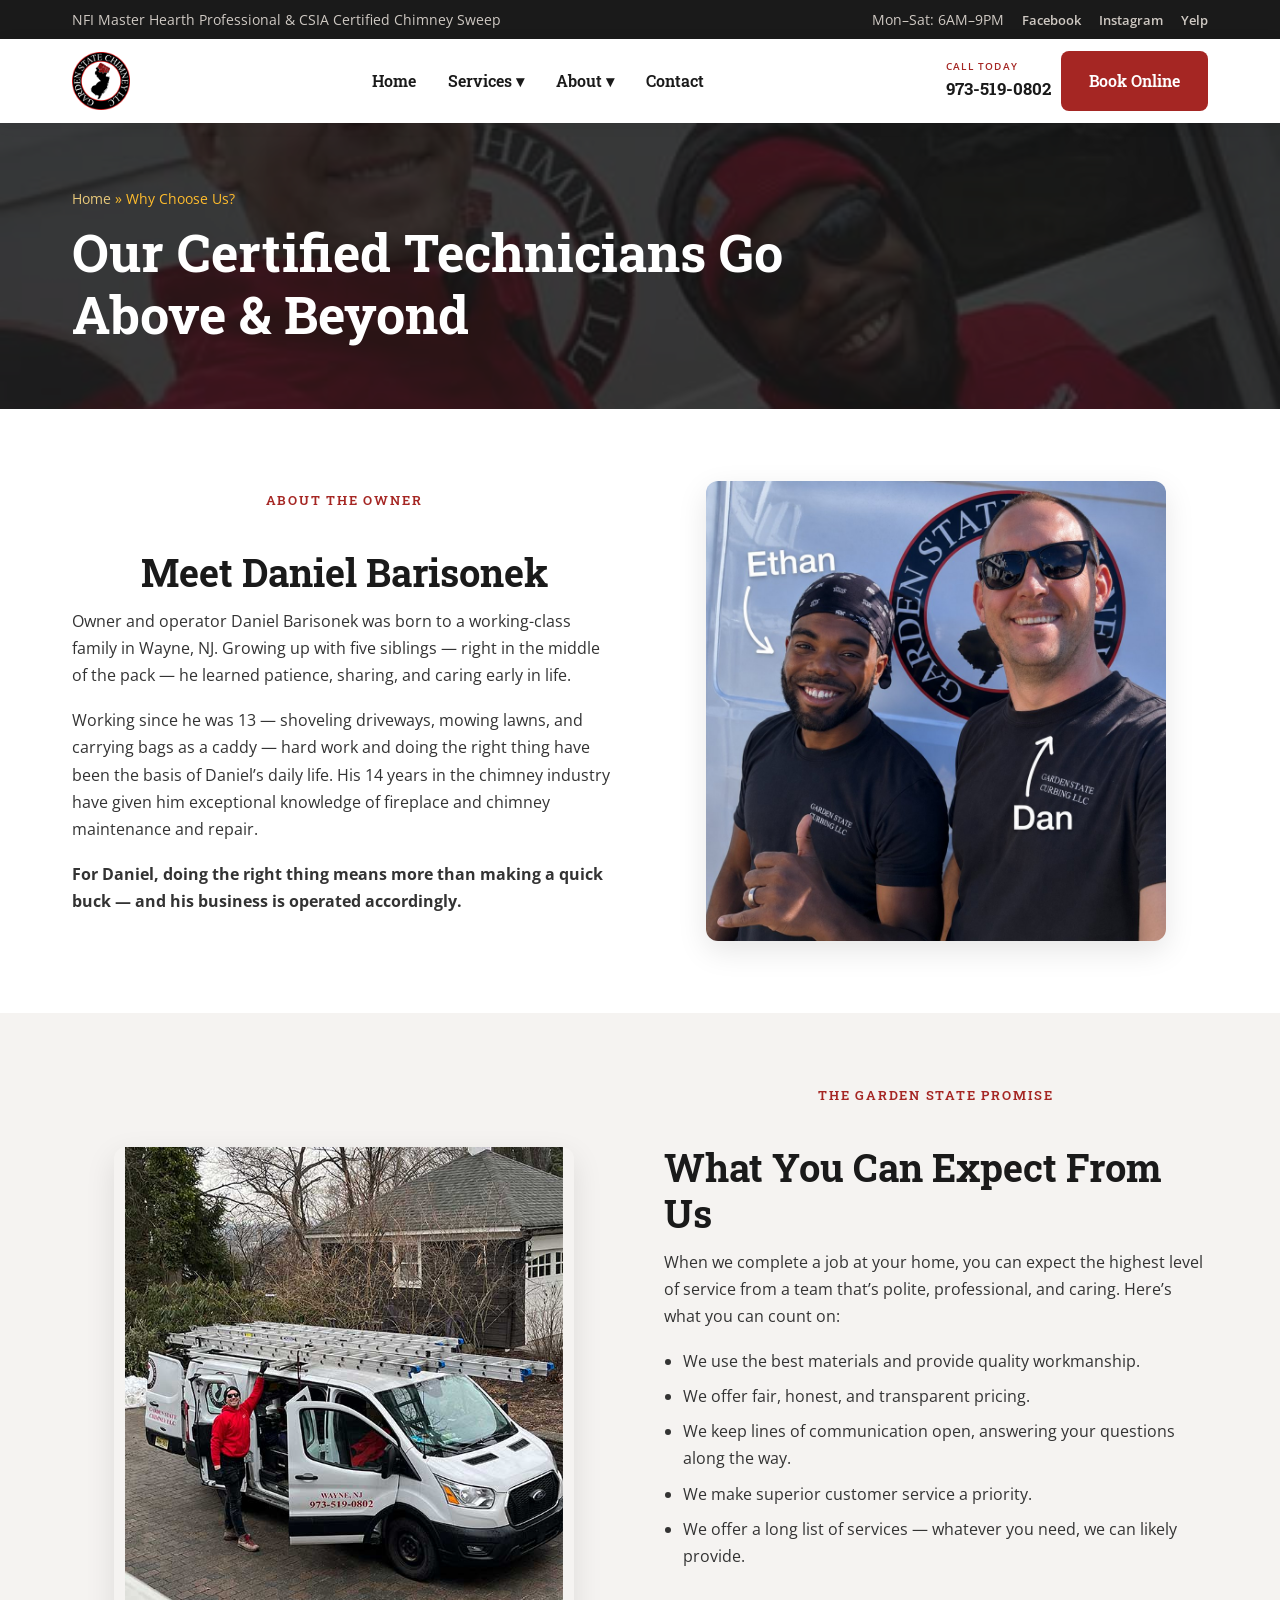
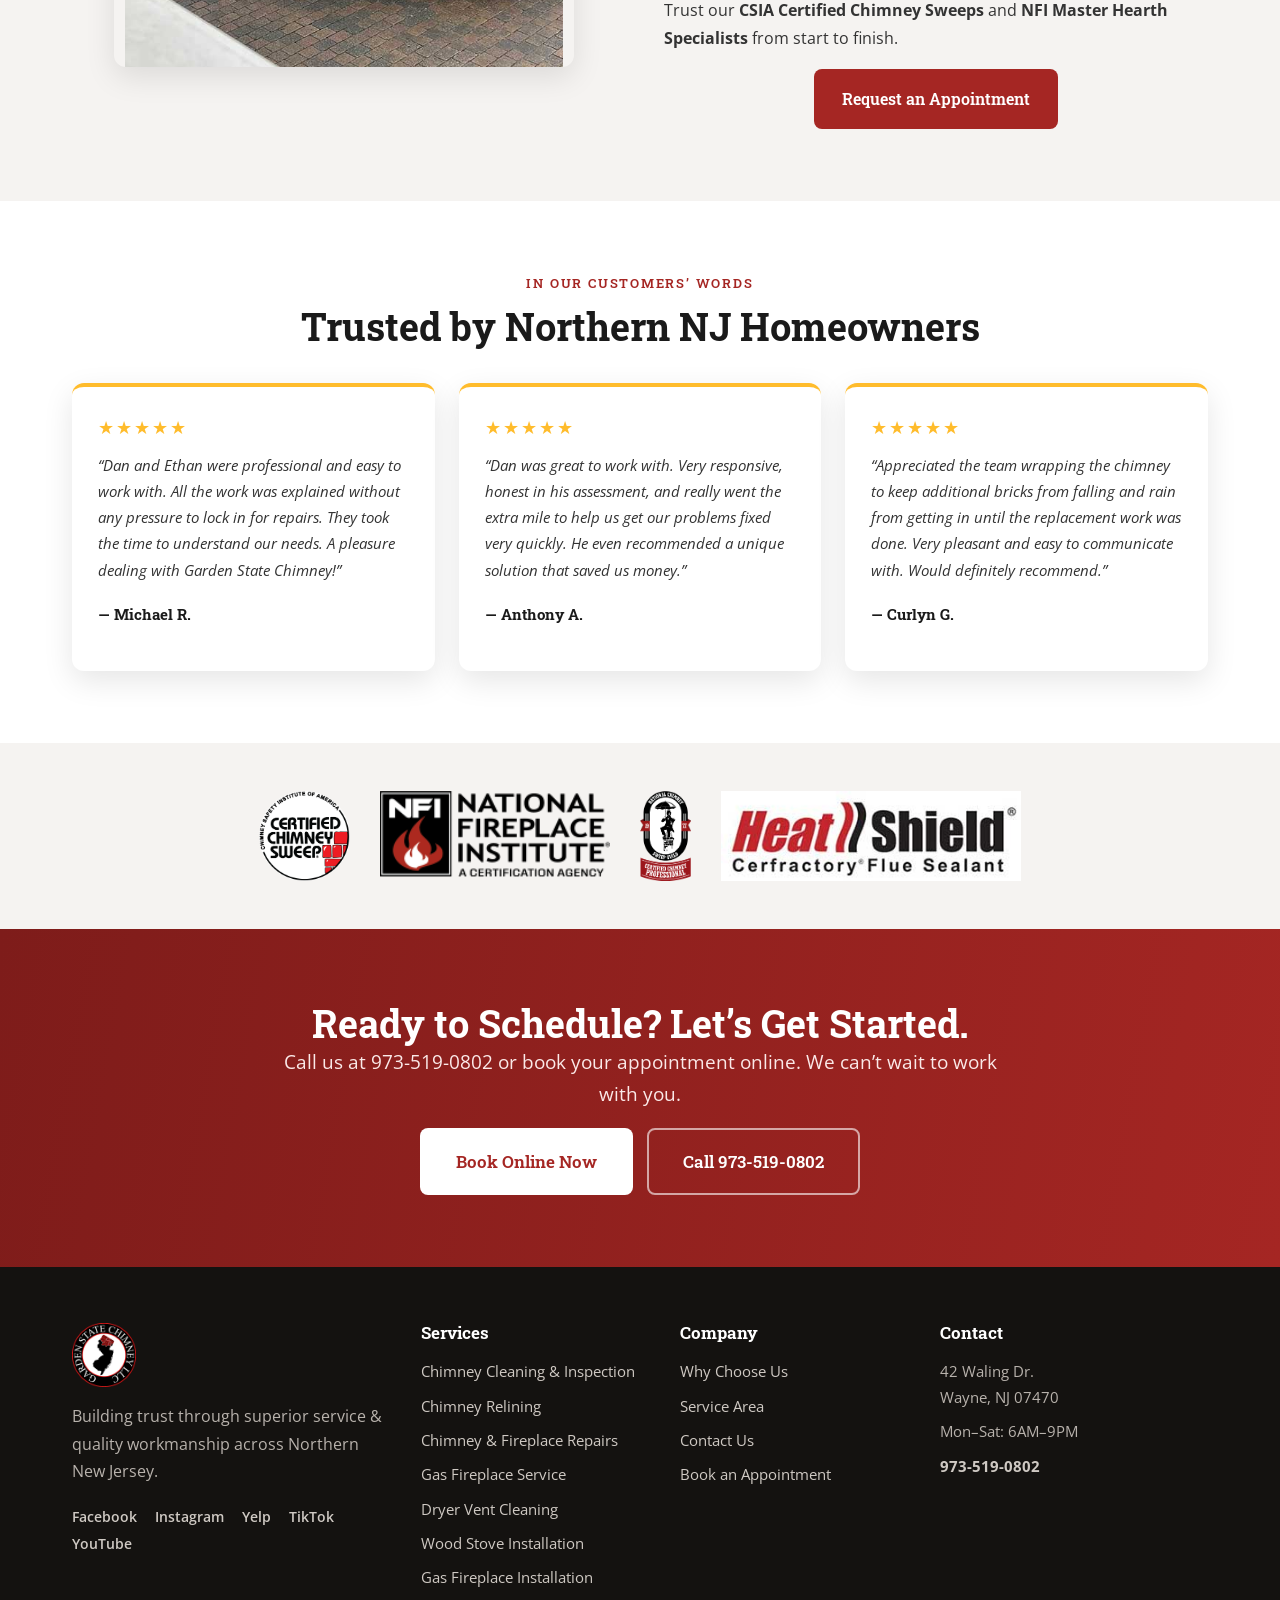
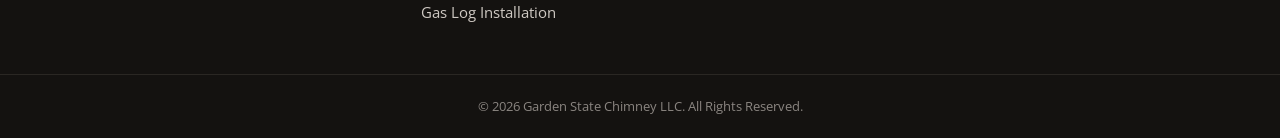
<file: why-choose-us.html>
<!DOCTYPE html>
<html lang="en">
<head>
<meta charset="UTF-8">
<meta name="viewport" content="width=device-width, initial-scale=1.0">
<title>Why Choose Us? | Garden State Chimney | Wayne, NJ</title>
<meta name="description" content="Experienced ✓ educated ✓ clean ✓ professional ✓ polite ✓ dedicated to quality customer service. Meet owner Daniel Barisonek. Call 973-519-0802.">
<link rel="canonical" href="https://gardenstatechimney.com/why-choose-us">
<meta property="og:type" content="article">
<meta property="og:title" content="Why Choose Us? | Garden State Chimney | Wayne, NJ">
<meta property="og:description" content="Experienced ✓ educated ✓ clean ✓ professional ✓ polite ✓ dedicated to quality customer service. Meet owner Daniel Barisonek. Call 973-519-0802.">
<meta property="og:image" content="https://gardenstatechimney.com/wp-content/uploads/2023/07/Logo.jpg">
<meta name="robots" content="index, follow, max-image-preview:large">
<link rel="icon" href="assets/img/Logo.jpg">
<link rel="preconnect" href="https://fonts.googleapis.com">
<link rel="preconnect" href="https://fonts.gstatic.com" crossorigin>
<link href="https://fonts.googleapis.com/css2?family=Open+Sans:ital,wght@0,300;0,400;0,600;0,700;1,400&family=Roboto+Slab:wght@400;500;600;700;800&display=swap" rel="stylesheet">
<link rel="stylesheet" href="assets/css/style.css">

</head>
<body>
<div class="topbar">
  <div class="wrap">
    <div>NFI Master Hearth Professional &amp; CSIA Certified Chimney Sweep</div>
    <div class="socials">
      <span>Mon&ndash;Sat: 6AM&ndash;9PM</span>
      <a href="https://www.facebook.com/gardenstatechimneysweep/" target="_blank" rel="noopener">Facebook</a>
      <a href="https://www.instagram.com/gardenstatechimneynj/" target="_blank" rel="noopener">Instagram</a>
      <a href="https://www.yelp.com/biz/garden-state-chimney-wayne" target="_blank" rel="noopener">Yelp</a>
    </div>
  </div>
</div>
<header class="site-header">
  <nav class="nav" aria-label="Main navigation">
    <a class="logo" href="/"><img src="assets/img/Garden-State-Chimney-Logo-Transparent.png" alt="Garden State Chimney"></a>
    <ul class="menu">
      <li><a href="/">Home</a></li>
      <li class="has-sub"><a href="/chimney-cleaning-inspection">Services &#9662;</a>
        <ul class="submenu">
          <li><a href="/chimney-cleaning-inspection">Chimney Cleaning &amp; Inspection</a></li>
          <li><a href="/chimney-relining">Chimney Relining</a></li>
          <li><a href="/chimney-fireplace-repairs">Chimney &amp; Fireplace Repairs</a></li>
          <li><a href="/gas-fireplace-service">Gas Fireplace Service</a></li>
          <li><a href="/dryer-vent-cleaning">Dryer Vent Cleaning</a></li>
          <li><a href="/wood-stove-installation">Wood Stove Installation</a></li>
          <li><a href="/gas-fireplace-installation">Gas Fireplace Installation</a></li>
          <li><a href="/gas-log-installation">Gas Log Installation</a></li>
        </ul>
      </li>
      <li class="has-sub"><a href="/why-choose-us">About &#9662;</a>
        <ul class="submenu">
          <li><a href="/why-choose-us">Why Choose Us?</a></li>
          <li><a href="/service-area">Service Area</a></li>
        </ul>
      </li>
      <li><a href="/contact">Contact</a></li>
    </ul>
    <div class="nav-cta">
      <a class="nav-phone" href="tel:973-519-0802"><span>Call Today</span>973-519-0802</a>
      <a class="btn btn-book" href="https://book.housecallpro.com/book/Garden-State-Chimney/c3902be655ee4f83a9cbe2380b5ce224?v2=true" target="_blank" rel="noopener">Book Online</a>
    </div>
    <button class="burger" aria-label="Menu" aria-expanded="false"><span></span><span></span><span></span></button>
  </nav>
</header>
<section class="page-hero" style="--bgimg:url('assets/img/Garden-State-Chimney-Technicians.jpg')">
  <style>.page-hero::before{background-image:url('assets/img/Garden-State-Chimney-Technicians.jpg')}</style>
  <div class="wrap">
    <div class="crumbs"><a href="/">Home</a> &raquo; Why Choose Us?</div>
    <h1>Our Certified Technicians Go Above &amp; Beyond</h1>
  </div>
</section>
<section class="section"><div class="wrap split">
<div class="prose">
<span class="eyebrow">About the Owner</span>
<h2>Meet Daniel Barisonek</h2>
<p>Owner and operator Daniel Barisonek was born to a working-class family in Wayne, NJ. Growing up with five siblings &mdash; right in the middle of the pack &mdash; he learned patience, sharing, and caring early in life.</p>
<p>Working since he was 13 &mdash; shoveling driveways, mowing lawns, and carrying bags as a caddy &mdash; hard work and doing the right thing have been the basis of Daniel&rsquo;s daily life. His 14 years in the chimney industry have given him exceptional knowledge of fireplace and chimney maintenance and repair.</p>
<p><strong>For Daniel, doing the right thing means more than making a quick buck &mdash; and his business is operated accordingly.</strong></p>
</div>
<div><img src="assets/img/Why-Choose-Us-Garden-State-Chimney.jpg" alt="Garden State Chimney owner Daniel Barisonek"></div>
</div></section>

<section class="section bg-mist"><div class="wrap split">
<div><img src="assets/img/Garden-State-Chimney-Owner-and-Van.jpg" alt="Garden State Chimney owner and van"></div>
<div class="prose">
<span class="eyebrow">The Garden State Promise</span>
<h2>What You Can Expect From Us</h2>
<p>When we complete a job at your home, you can expect the highest level of service from a team that&rsquo;s polite, professional, and caring. Here&rsquo;s what you can count on:</p>
<ul>
<li>We use the best materials and provide quality workmanship.</li>
<li>We offer fair, honest, and transparent pricing.</li>
<li>We keep lines of communication open, answering your questions along the way.</li>
<li>We make superior customer service a priority.</li>
<li>We offer a long list of services &mdash; whatever you need, we can likely provide.</li>
</ul>
<p>Trust our <strong>CSIA Certified Chimney Sweeps</strong> and <strong>NFI Master Hearth Specialists</strong> from start to finish.</p>
<a class="btn btn-book" href="https://book.housecallpro.com/book/Garden-State-Chimney/c3902be655ee4f83a9cbe2380b5ce224?v2=true" target="_blank" rel="noopener">Request an Appointment</a>
</div></div></section>

<section class="section"><div class="wrap">
<div class="center" style="margin-bottom:34px"><span class="eyebrow">In Our Customers&rsquo; Words</span><h2>Trusted by Northern NJ Homeowners</h2></div>
<div class="reviews">
<div class="review"><div class="stars">&#9733;&#9733;&#9733;&#9733;&#9733;</div><p>&ldquo;Dan and Ethan were professional and easy to work with. All the work was explained without any pressure to lock in for repairs. They took the time to understand our needs. A pleasure dealing with Garden State Chimney!&rdquo;</p><p class="who">&mdash; Michael R.</p></div>
<div class="review"><div class="stars">&#9733;&#9733;&#9733;&#9733;&#9733;</div><p>&ldquo;Dan was great to work with. Very responsive, honest in his assessment, and really went the extra mile to help us get our problems fixed very quickly. He even recommended a unique solution that saved us money.&rdquo;</p><p class="who">&mdash; Anthony A.</p></div>
<div class="review"><div class="stars">&#9733;&#9733;&#9733;&#9733;&#9733;</div><p>&ldquo;Appreciated the team wrapping the chimney to keep additional bricks from falling and rain from getting in until the replacement work was done. Very pleasant and easy to communicate with. Would definitely recommend.&rdquo;</p><p class="who">&mdash; Curlyn G.</p></div>
</div>
</div></section>

<section class="section tight bg-mist"><div class="wrap badges">
<img src="assets/img/CSIA-Certified-Badge.png" alt="CSIA Certified Chimney Sweep">
<img src="assets/img/NFI-Certified-Logo.png" alt="NFI National Fireplace Institute Certified">
<img src="assets/img/Certified-Chimney-Professional.png" alt="Certified Chimney Professional">
<img src="assets/img/Heatshield-Logo.jpg" alt="HeatShield Certified Installer">
</div></section>

<section class="section cta-band">
  <div class="wrap center" style="max-width:760px">
    <h2>Ready to Schedule? Let&rsquo;s Get Started.</h2>
    <p class="lead">Call us at 973-519-0802 or book your appointment online. We can&rsquo;t wait to work with you.</p>
    <div class="btn-row" style="justify-content:center">
      <a class="btn btn-lg" style="background:#fff;color:var(--brand-red)" href="https://book.housecallpro.com/book/Garden-State-Chimney/c3902be655ee4f83a9cbe2380b5ce224?v2=true" target="_blank" rel="noopener">Book Online Now</a>
      <a class="btn btn-ghost btn-lg" href="tel:973-519-0802">Call 973-519-0802</a>
    </div>
  </div>
</section>
<footer class="site-footer">
  <div class="wrap foot-grid">
    <div>
      <img class="flogo" src="assets/img/Garden-State-Chimney-Logo-white-Transparent.png" alt="Garden State Chimney">
      <p>Building trust through superior service &amp; quality workmanship across Northern New Jersey.</p>
      <div class="foot-social">
        <a href="https://www.facebook.com/gardenstatechimneysweep/" target="_blank" rel="noopener">Facebook</a>
        <a href="https://www.instagram.com/gardenstatechimneynj/" target="_blank" rel="noopener">Instagram</a>
        <a href="https://www.yelp.com/biz/garden-state-chimney-wayne" target="_blank" rel="noopener">Yelp</a>
        <a href="https://www.tiktok.com/@danthechimneyman" target="_blank" rel="noopener">TikTok</a>
        <a href="https://youtube.com/@gardenstatechimney" target="_blank" rel="noopener">YouTube</a>
      </div>
    </div>
    <div><h4>Services</h4><ul>
      <li><a href="/chimney-cleaning-inspection">Chimney Cleaning &amp; Inspection</a></li>
      <li><a href="/chimney-relining">Chimney Relining</a></li>
      <li><a href="/chimney-fireplace-repairs">Chimney &amp; Fireplace Repairs</a></li>
      <li><a href="/gas-fireplace-service">Gas Fireplace Service</a></li>
      <li><a href="/dryer-vent-cleaning">Dryer Vent Cleaning</a></li>
      <li><a href="/wood-stove-installation">Wood Stove Installation</a></li>
      <li><a href="/gas-fireplace-installation">Gas Fireplace Installation</a></li>
      <li><a href="/gas-log-installation">Gas Log Installation</a></li>
    </ul></div>
    <div><h4>Company</h4><ul>
      <li><a href="/why-choose-us">Why Choose Us</a></li>
      <li><a href="/service-area">Service Area</a></li>
      <li><a href="/contact">Contact Us</a></li>
      <li><a href="https://book.housecallpro.com/book/Garden-State-Chimney/c3902be655ee4f83a9cbe2380b5ce224?v2=true" target="_blank" rel="noopener">Book an Appointment</a></li>
    </ul></div>
    <div><h4>Contact</h4><ul>
      <li>42 Waling Dr.<br>Wayne, NJ 07470</li>
      <li>Mon&ndash;Sat: 6AM&ndash;9PM</li>
      <li><a href="tel:973-519-0802"><strong>973-519-0802</strong></a></li>
    </ul></div>
  </div>
  <div class="foot-bottom">&copy; <span id="yr"></span> Garden State Chimney LLC. All Rights Reserved.</div>
</footer>
<div class="mobile-cta">
  <a class="m-call" href="tel:973-519-0802">&#9742; Call</a>
  <a class="m-book" href="https://book.housecallpro.com/book/Garden-State-Chimney/c3902be655ee4f83a9cbe2380b5ce224?v2=true" target="_blank" rel="noopener">Book Online</a>
</div>
<script>document.getElementById('yr').textContent=new Date().getFullYear();</script>
<script src="asse
</file>
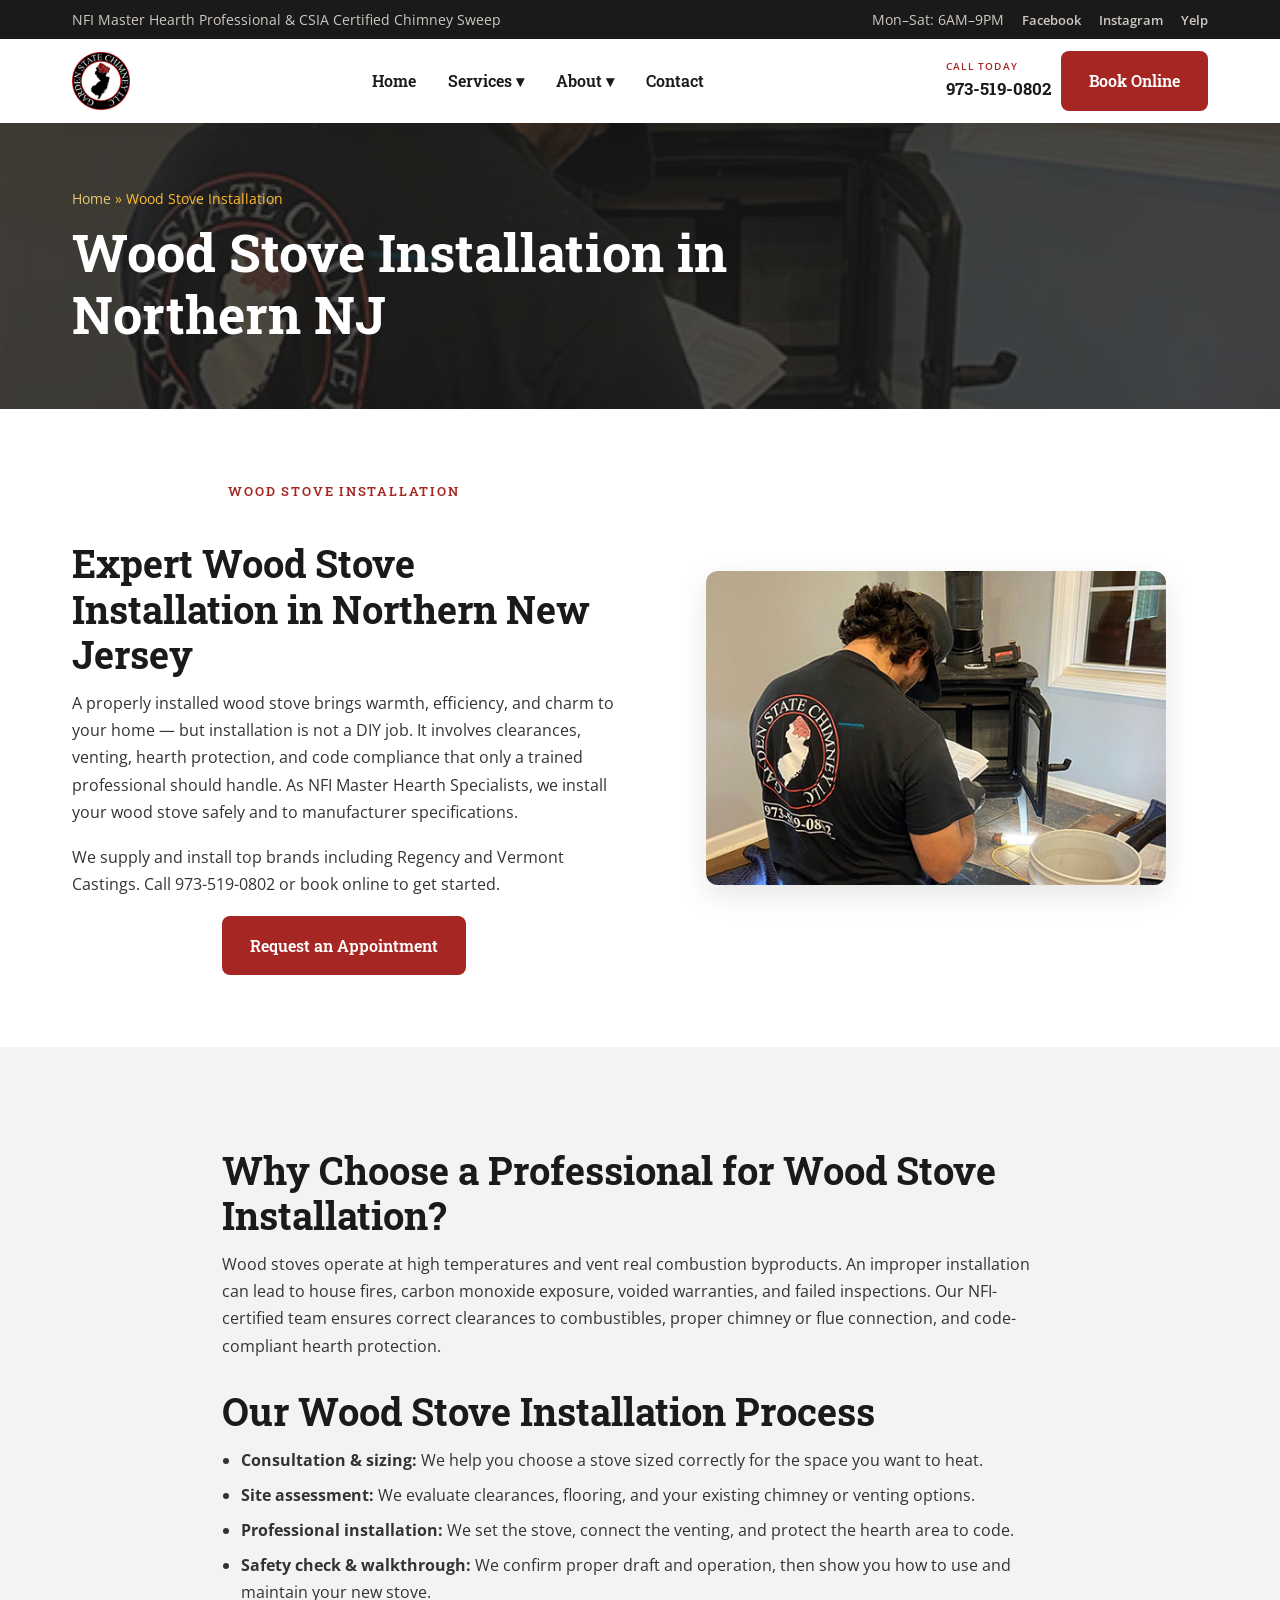
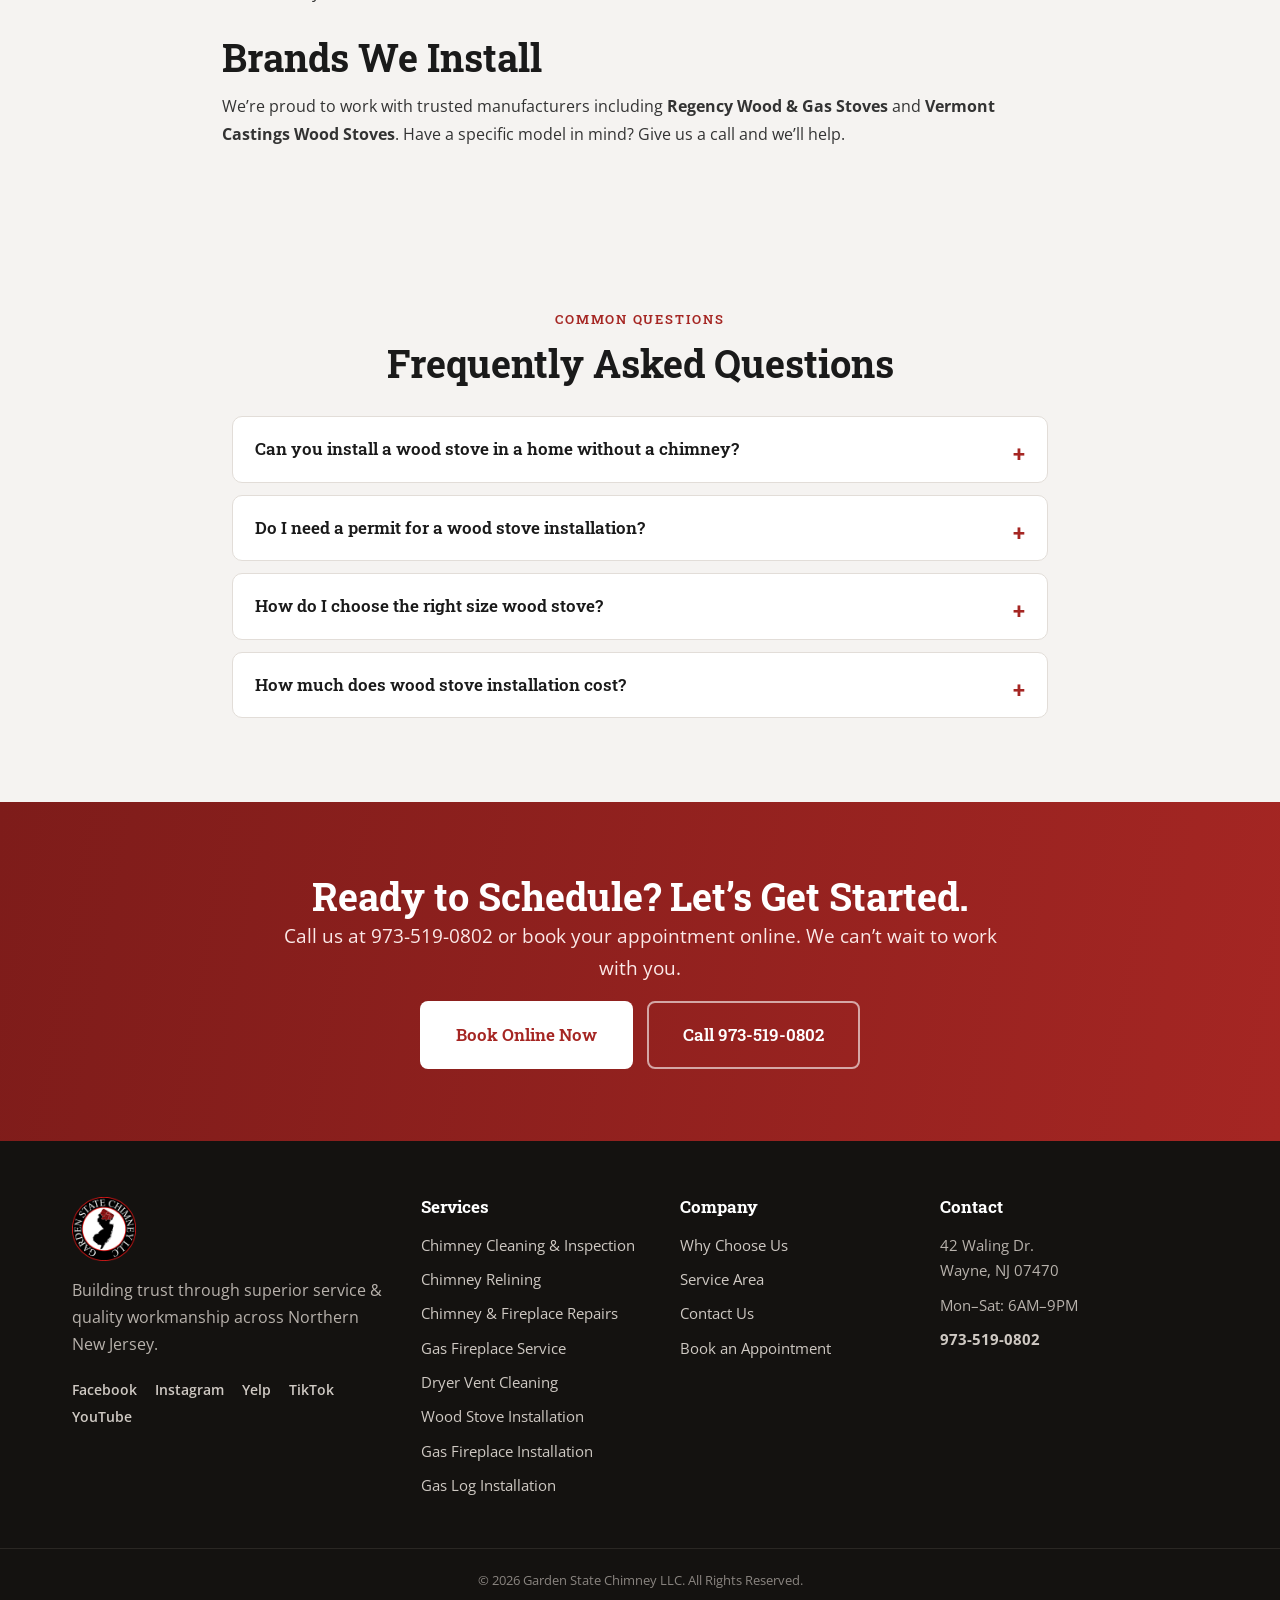
<file: wood-stove-installation.html>
<!DOCTYPE html>
<html lang="en">
<head>
<meta charset="UTF-8">
<meta name="viewport" content="width=device-width, initial-scale=1.0">
<title>Wood Stove Installation Near Me | Wayne, NJ | Garden State Chimney</title>
<meta name="description" content="NFI-certified wood stove installation in Wayne, NJ & Northern New Jersey. Safe, code-compliant installs of Regency & Vermont Castings stoves. Call 973-519-0802.">
<link rel="canonical" href="https://gardenstatechimney.com/wood-stove-installation">
<meta property="og:type" content="article">
<meta property="og:title" content="Wood Stove Installation Near Me | Wayne, NJ | Garden State Chimney">
<meta property="og:description" content="NFI-certified wood stove installation in Wayne, NJ & Northern New Jersey. Safe, code-compliant installs of Regency & Vermont Castings stoves. Call 973-519-0802.">
<meta property="og:image" content="https://gardenstatechimney.com/wp-content/uploads/2023/07/Logo.jpg">
<meta name="robots" content="index, follow, max-image-preview:large">
<link rel="icon" href="assets/img/Logo.jpg">
<link rel="preconnect" href="https://fonts.googleapis.com">
<link rel="preconnect" href="https://fonts.gstatic.com" crossorigin>
<link href="https://fonts.googleapis.com/css2?family=Open+Sans:ital,wght@0,300;0,400;0,600;0,700;1,400&family=Roboto+Slab:wght@400;500;600;700;800&display=swap" rel="stylesheet">
<link rel="stylesheet" href="assets/css/style.css">
<script type="application/ld+json">
{
  "@context": "https://schema.org",
  "@type": "Service",
  "serviceType": "Wood Stove Installation",
  "description": "NFI-certified wood stove installation in Wayne, NJ and across Northern New Jersey, including Regency and Vermont Castings stoves.",
  "provider": {
    "@type": "ChimneySweep",
    "name": "Garden State Chimney LLC",
    "telephone": "+1-973-519-0802",
    "address": {
      "@type": "PostalAddress",
      "streetAddress": "42 Waling Dr.",
      "addressLocality": "Wayne",
      "addressRegion": "NJ",
      "postalCode": "07470",
      "addressCountry": "US"
    }
  },
  "areaServed": [
    "Passaic County NJ",
    "Bergen County NJ",
    "Morris County NJ",
    "Essex County NJ"
  ],
  "url": "https://gardenstatechimney.com/wood-stove-installation"
}
</script>
<script type="application/ld+json">
{
  "@context": "https://schema.org",
  "@type": "FAQPage",
  "mainEntity": [
    {
      "@type": "Question",
      "name": "Can you install a wood stove in a home without a chimney?",
      "acceptedAnswer": {
        "@type": "Answer",
        "text": "Often, yes. Depending on your home, we can install the appropriate venting system. We'll assess your space and recommend the safest, code-compliant option during the consultation."
      }
    },
    {
      "@type": "Question",
      "name": "Do I need a permit for a wood stove installation?",
      "acceptedAnswer": {
        "@type": "Answer",
        "text": "Many New Jersey municipalities require a permit and inspection for a new wood stove. We install to code so your system passes inspection, and we can advise on local requirements."
      }
    },
    {
      "@type": "Question",
      "name": "How do I choose the right size wood stove?",
      "acceptedAnswer": {
        "@type": "Answer",
        "text": "Stove size should match the area you want to heat. An oversized stove runs inefficiently; an undersized one won't keep up. We'll help you select the right model for your space."
      }
    },
    {
      "@type": "Question",
      "name": "How much does wood stove installation cost?",
      "acceptedAnswer": {
        "@type": "Answer",
        "text": "It varies by stove model, venting needs, and hearth requirements. We don't list prices online, but we'll provide a detailed estimate. Call 973-519-0802 to discuss."
      }
    }
  ]
}
</script>
</head>
<body>
<div class="topbar">
  <div class="wrap">
    <div>NFI Master Hearth Professional &amp; CSIA Certified Chimney Sweep</div>
    <div class="socials">
      <span>Mon&ndash;Sat: 6AM&ndash;9PM</span>
      <a href="https://www.facebook.com/gardenstatechimneysweep/" target="_blank" rel="noopener">Facebook</a>
      <a href="https://www.instagram.com/gardenstatechimneynj/" target="_blank" rel="noopener">Instagram</a>
      <a href="https://www.yelp.com/biz/garden-state-chimney-wayne" target="_blank" rel="noopener">Yelp</a>
    </div>
  </div>
</div>
<header class="site-header">
  <nav class="nav" aria-label="Main navigation">
    <a class="logo" href="/"><img src="assets/img/Garden-State-Chimney-Logo-Transparent.png" alt="Garden State Chimney"></a>
    <ul class="menu">
      <li><a href="/">Home</a></li>
      <li class="has-sub"><a href="/chimney-cleaning-inspection">Services &#9662;</a>
        <ul class="submenu">
          <li><a href="/chimney-cleaning-inspection">Chimney Cleaning &amp; Inspection</a></li>
          <li><a href="/chimney-relining">Chimney Relining</a></li>
          <li><a href="/chimney-fireplace-repairs">Chimney &amp; Fireplace Repairs</a></li>
          <li><a href="/gas-fireplace-service">Gas Fireplace Service</a></li>
          <li><a href="/dryer-vent-cleaning">Dryer Vent Cleaning</a></li>
          <li><a href="/wood-stove-installation">Wood Stove Installation</a></li>
          <li><a href="/gas-fireplace-installation">Gas Fireplace Installation</a></li>
          <li><a href="/gas-log-installation">Gas Log Installation</a></li>
        </ul>
      </li>
      <li class="has-sub"><a href="/why-choose-us">About &#9662;</a>
        <ul class="submenu">
          <li><a href="/why-choose-us">Why Choose Us?</a></li>
          <li><a href="/service-area">Service Area</a></li>
        </ul>
      </li>
      <li><a href="/contact">Contact</a></li>
    </ul>
    <div class="nav-cta">
      <a class="nav-phone" href="tel:973-519-0802"><span>Call Today</span>973-519-0802</a>
      <a class="btn btn-book" href="https://book.housecallpro.com/book/Garden-State-Chimney/c3902be655ee4f83a9cbe2380b5ce224?v2=true" target="_blank" rel="noopener">Book Online</a>
    </div>
    <button class="burger" aria-label="Menu" aria-expanded="false"><span></span><span></span><span></span></button>
  </nav>
</header>
<section class="page-hero">
  <style>.page-hero::before{background-image:url('assets/img/Installing-a-Stove.jpg')}</style>
  <div class="wrap">
    <div class="crumbs"><a href="/">Home</a> &raquo; Wood Stove Installation</div>
    <h1>Wood Stove Installation in Northern NJ</h1>
  </div>
</section>
<section class="section"><div class="wrap split">
<div class="prose">
<span class="eyebrow">Wood Stove Installation</span>
<h2>Expert Wood Stove Installation in Northern New Jersey</h2>
<p>A properly installed wood stove brings warmth, efficiency, and charm to your home &mdash; but installation is not a DIY job. It involves clearances, venting, hearth protection, and code compliance that only a trained professional should handle. As NFI Master Hearth Specialists, we install your wood stove safely and to manufacturer specifications.</p>
<p>We supply and install top brands including Regency and Vermont Castings. Call 973-519-0802 or book online to get started.</p>
<a class="btn btn-book" href="https://book.housecallpro.com/book/Garden-State-Chimney/c3902be655ee4f83a9cbe2380b5ce224?v2=true" target="_blank" rel="noopener">Request an Appointment</a>
</div>
<div><img src="assets/img/Installing-a-Stove.jpg" alt="Installing a wood stove"></div>
</div></section>

<section class="section bg-mist"><div class="wrap prose" style="max-width:880px">
<h2>Why Choose a Professional for Wood Stove Installation?</h2>
<p>Wood stoves operate at high temperatures and vent real combustion byproducts. An improper installation can lead to house fires, carbon monoxide exposure, voided warranties, and failed inspections. Our NFI-certified team ensures correct clearances to combustibles, proper chimney or flue connection, and code-compliant hearth protection.</p>
<h2>Our Wood Stove Installation Process</h2>
<ul>
<li><strong>Consultation &amp; sizing:</strong> We help you choose a stove sized correctly for the space you want to heat.</li>
<li><strong>Site assessment:</strong> We evaluate clearances, flooring, and your existing chimney or venting options.</li>
<li><strong>Professional installation:</strong> We set the stove, connect the venting, and protect the hearth area to code.</li>
<li><strong>Safety check &amp; walkthrough:</strong> We confirm proper draft and operation, then show you how to use and maintain your new stove.</li>
</ul>
<h2>Brands We Install</h2>
<p>We&rsquo;re proud to work with trusted manufacturers including <strong>Regency Wood &amp; Gas Stoves</strong> and <strong>Vermont Castings Wood Stoves</strong>. Have a specific model in mind? Give us a call and we&rsquo;ll help.</p>
</div></section>

<section class="section bg-mist">
  <div class="wrap" style="max-width:860px">
    <div class="center" style="margin-bottom:30px"><span class="eyebrow">Common Questions</span><h2>Frequently Asked Questions</h2></div>
    <div class="faq">
    <details><summary>Can you install a wood stove in a home without a chimney?</summary><div class="ans">Often, yes. Depending on your home, we can install the appropriate venting system. We'll assess your space and recommend the safest, code-compliant option during the consultation.</div></details>
    <details><summary>Do I need a permit for a wood stove installation?</summary><div class="ans">Many New Jersey municipalities require a permit and inspection for a new wood stove. We install to code so your system passes inspection, and we can advise on local requirements.</div></details>
    <details><summary>How do I choose the right size wood stove?</summary><div class="ans">Stove size should match the area you want to heat. An oversized stove runs inefficiently; an undersized one won't keep up. We'll help you select the right model for your space.</div></details>
    <details><summary>How much does wood stove installation cost?</summary><div class="ans">It varies by stove model, venting needs, and hearth requirements. We don't list prices online, but we'll provide a detailed estimate. Call 973-519-0802 to discuss.</div></details>
    </div>
  </div>
</section>
<section class="section cta-band">
  <div class="wrap center" style="max-width:760px">
    <h2>Ready to Schedule? Let&rsquo;s Get Started.</h2>
    <p class="lead">Call us at 973-519-0802 or book your appointment online. We can&rsquo;t wait to work with you.</p>
    <div class="btn-row" style="justify-content:center">
      <a class="btn btn-lg" style="background:#fff;color:var(--brand-red)" href="https://book.housecallpro.com/book/Garden-State-Chimney/c3902be655ee4f83a9cbe2380b5ce224?v2=true" target="_blank" rel="noopener">Book Online Now</a>
      <a class="btn btn-ghost btn-lg" href="tel:973-519-0802">Call 973-519-0802</a>
    </div>
  </div>
</section>
<footer class="site-footer">
  <div class="wrap foot-grid">
    <div>
      <img class="flogo" src="assets/img/Garden-State-Chimney-Logo-white-Transparent.png" alt="Garden State Chimney">
      <p>Building trust through superior service &amp; quality workmanship across Northern New Jersey.</p>
      <div class="foot-social">
        <a href="https://www.facebook.com/gardenstatechimneysweep/" target="_blank" rel="noopener">Facebook</a>
        <a href="https://www.instagram.com/gardenstatechimneynj/" target="_blank" rel="noopener">Instagram</a>
        <a href="https://www.yelp.com/biz/garden-state-chimney-wayne" target="_blank" rel="noopener">Yelp</a>
        <a href="https://www.tiktok.com/@danthechimneyman" target="_blank" rel="noopener">TikTok</a>
        <a href="https://youtube.com/@gardenstatechimney" target="_blank" rel="noopener">YouTube</a>
      </div>
    </div>
    <div><h4>Services</h4><ul>
      <li><a href="/chimney-cleaning-inspection">Chimney Cleaning &amp; Inspection</a></li>
      <li><a href="/chimney-relining">Chimney Relining</a></li>
      <li><a href="/chimney-fireplace-repairs">Chimney &amp; Fireplace Repairs</a></li>
      <li><a href="/gas-fireplace-service">Gas Fireplace Service</a></li>
      <li><a href="/dryer-vent-cleaning">Dryer Vent Cleaning</a></li>
      <li><a href="/wood-stove-installation">Wood Stove Installation</a></li>
      <li><a href="/gas-fireplace-installation">Gas Fireplace Installation</a></li>
      <li><a href="/gas-log-installation">Gas Log Installation</a></li>
    </ul></div>
    <div><h4>Company</h4><ul>
      <li><a href="/why-choose-us">Why Choose Us</a></li>
      <li><a href="/service-area">Service Area</a></li>
      <li><a href="/contact">Contact Us</a></li>
      <li><a href="https://book.housecallpro.com/book/Garden-State-Chimney/c3902be655ee4f83a9cbe2380b5ce224?v2=true" target="_blank" rel="noopener">Book an Appointment</a></li>
    </ul></div>
    <div><h4>Contact</h4><ul>
      <li>42 Waling Dr.<br>Wayne, NJ 07470</li>
      <li>Mon&ndash;Sat: 6AM&ndash;9PM</li>
      <li><a href="tel:973-519-0802"><strong>973-519-0802</strong></a></li>
    </ul></div>
  </div>
  <div class="foot-bottom">&copy; <span id="yr"></span> Garden State Chimney LLC. All Rights Reserved.</div>
</footer>
<div class="mobile-cta">
  <a class="m-call" href="tel:973-519-0802">&#9742; Call</a>
  <a class="m-book" href="https://book.housecallpro.com/book/Garden-State-Chimney/c3902be655ee4f83a9cbe2380b5ce224?v2=true" target="_blank" rel="noopener">Book Online</a>
</div>
<script>document.getElementById('yr').textContent=new Date().getFullYear();</script>
<script src="assets/js/site.js"></script>
</body></html>
</file>
<file: assets/css/style.css>
/* ============================================================
   Garden State Chimney — Brand Stylesheet
   Brand colors extracted from gardenstatechimney.com
   Red: #a52623 | Dark: #1a1a1a | Gold: #ffbc2c
   Fonts: Roboto Slab (headings), Open Sans (body)
   ============================================================ */

:root {
  --brand-red: #a52623;
  --brand-red-dark: #7e1c1a;
  --brand-red-bright: #c8302c;
  --ink: #1a1a1a;
  --ink-soft: #333333;
  --gold: #ffbc2c;
  --paper: #ffffff;
  --mist: #f5f3f1;
  --mist-2: #ece8e4;
  --line: #e2ddd8;
  --shadow: 0 10px 30px rgba(0,0,0,.10);
  --shadow-lg: 0 20px 50px rgba(0,0,0,.18);
  --radius: 12px;
  --maxw: 1180px;
  --head: 'Roboto Slab', Georgia, serif;
  --body: 'Open Sans', -apple-system, Helvetica, Arial, sans-serif;
}

* { box-sizing: border-box; margin: 0; padding: 0; }
html { scroll-behavior: smooth; }
body {
  font-family: var(--body);
  color: var(--ink-soft);
  line-height: 1.7;
  background: var(--paper);
  -webkit-font-smoothing: antialiased;
}
img { max-width: 100%; display: block; }
a { color: var(--brand-red); text-decoration: none; transition: color .2s; }
a:hover { color: var(--brand-red-dark); }

h1, h2, h3, h4 { font-family: var(--head); color: var(--ink); line-height: 1.18; font-weight: 700; }
h1 { font-size: clamp(2rem, 4.5vw, 3.25rem); }
h2 { font-size: clamp(1.6rem, 3.2vw, 2.4rem); }
h3 { font-size: clamp(1.2rem, 2vw, 1.5rem); }
p { margin-bottom: 1.1rem; }
.wrap { max-width: var(--maxw); margin: 0 auto; padding: 0 22px; }
.section { padding: 72px 0; }
.section.tight { padding: 48px 0; }
.bg-mist { background: var(--mist); }
.bg-ink { background: var(--ink); color: #ded9d4; }
.bg-ink h1, .bg-ink h2, .bg-ink h3 { color: #fff; }
.center { text-align: center; }
.lead { font-size: 1.18rem; color: var(--ink-soft); }
.eyebrow { font-family: var(--head); text-transform: uppercase; letter-spacing: .14em; font-size: .8rem; font-weight: 600; color: var(--brand-red); margin-bottom: .6rem; display: block; }

/* ---------- Buttons ---------- */
.btn {
  display: inline-flex; align-items: center; gap: .5rem;
  font-family: var(--head); font-weight: 600; font-size: 1rem;
  padding: 14px 26px; border-radius: 8px; cursor: pointer;
  border: 2px solid transparent; transition: all .2s; text-align: center;
}
.btn-book { background: var(--brand-red); color: #fff; }
.btn-book:hover { background: var(--brand-red-dark); color: #fff; transform: translateY(-2px); box-shadow: var(--shadow); }
.btn-call { background: var(--ink); color: #fff; }
.btn-call:hover { background: #000; color: var(--gold); transform: translateY(-2px); }
.btn-ghost { background: transparent; color: #fff; border-color: rgba(255,255,255,.6); }
.btn-ghost:hover { background: #fff; color: var(--ink); }
.btn-lg { padding: 17px 34px; font-size: 1.08rem; }
.btn-row { display: flex; flex-wrap: wrap; gap: 14px; }

/* ---------- Top bar ---------- */
.topbar { background: var(--ink); color: #cfc9c3; font-size: .86rem; }
.topbar .wrap { display: flex; justify-content: space-between; align-items: center; padding-top: 8px; padding-bottom: 8px; flex-wrap: wrap; gap: 6px; }
.topbar a { color: var(--gold); font-weight: 600; }
.topbar .socials a { color: #cfc9c3; margin-left: 14px; font-size: .82rem; }
.topbar .socials a:hover { color: #fff; }

/* ---------- Header / Nav ---------- */
.site-header { position: sticky; top: 0; z-index: 100; background: #fff; box-shadow: 0 2px 14px rgba(0,0,0,.07); }
.nav { display: flex; align-items: center; justify-content: space-between; padding: 12px 22px; max-width: var(--maxw); margin: 0 auto; gap: 18px; position: relative; }
.nav .logo img { height: 58px; width: auto; }
.menu { display: flex; align-items: center; gap: 4px; list-style: none; }
.menu > li { position: relative; }
.menu > li > a { font-family: var(--head); font-weight: 600; color: var(--ink); padding: 12px 14px; display: block; font-size: .98rem; border-radius: 6px; }
.menu > li > a:hover { color: var(--brand-red); background: var(--mist); }
.menu .has-sub:hover .submenu { display: block; }
.submenu { display: none; position: absolute; top: 100%; left: 0; background: #fff; min-width: 260px; box-shadow: var(--shadow); border-radius: 8px; padding: 8px 0; border-top: 3px solid var(--brand-red); }
.submenu li a { display: block; padding: 10px 18px; color: var(--ink-soft); font-size: .94rem; font-family: var(--body); }
.submenu li a:hover { background: var(--mist); color: var(--brand-red); }
.nav-cta { display: flex; align-items: center; gap: 10px; }
.nav-phone { font-family: var(--head); font-weight: 700; color: var(--ink); font-size: 1.05rem; white-space: nowrap; }
.nav-phone span { display:block; font-size:.62rem; letter-spacing:.12em; text-transform:uppercase; color:var(--brand-red); font-family:var(--body); font-weight:600; }
.burger { display: none; background: none; border: 0; cursor: pointer; flex-direction: column; gap: 5px; padding: 8px; }
.burger span { width: 26px; height: 3px; background: var(--ink); border-radius: 2px; }

/* ---------- Hero ---------- */
.hero { position: relative; color: #fff; }
.hero-bg { position: absolute; inset: 0; background-size: cover; background-position: center; }
.hero-bg::after { content:""; position:absolute; inset:0; background: linear-gradient(105deg, rgba(20,16,14,.88) 0%, rgba(20,16,14,.62) 55%, rgba(20,16,14,.30) 100%); }
.hero-inner { position: relative; z-index: 2; max-width: var(--maxw); margin: 0 auto; padding: 96px 22px; }
.hero-card { max-width: 660px; }
.hero h1 { color: #fff; margin-bottom: 1rem; }
.hero p { color: #efe9e4; font-size: 1.2rem; margin-bottom: 1.6rem; }
.hero .trust-row { display: flex; flex-wrap: wrap; gap: 18px; margin-top: 1.8rem; font-size: .9rem; }
.hero .trust-row span { display:flex; align-items:center; gap:7px; color:#efe9e4; }
.hero .trust-row b { color: var(--gold); }

/* ---------- Service cards ---------- */
.grid { display: grid; gap: 26px; }
.grid-2 { grid-template-columns: repeat(2, 1fr); }
.grid-3 { grid-template-columns: repeat(3, 1fr); }
.grid-4 { grid-template-columns: repeat(4, 1fr); }
.card { background: #fff; border-radius: var(--radius); overflow: hidden; box-shadow: var(--shadow); transition: transform .25s, box-shadow .25s; display: flex; flex-direction: column; }
.card:hover { transform: translateY(-6px); box-shadow: var(--shadow-lg); }
.card img { width: 100%; aspect-ratio: 3 / 4; object-fit: cover; object-position: center; }
.card-body { padding: 22px 22px 24px; flex: 1; display: flex; flex-direction: column; }
.card-body h3 { margin-bottom: .5rem; }
.card-body p { font-size: .95rem; margin-bottom: 1rem; }
.card-body .more { margin-top: auto; font-family: var(--head); font-weight: 600; color: var(--brand-red); }

/* ---------- Feature / value chips ---------- */
.values { display: grid; grid-template-columns: repeat(4,1fr); gap: 20px; }
.value { text-align: center; padding: 26px 18px; background:#fff; border-radius: var(--radius); box-shadow: var(--shadow); }
.value .ic { width: 56px; height: 56px; margin: 0 auto 14px; border-radius: 50%; background: var(--mist); display:flex; align-items:center; justify-content:center; color: var(--brand-red); }
.value h3 { font-size: 1.1rem; }

/* ---------- Reviews ---------- */
.reviews { display: grid; grid-template-columns: repeat(3,1fr); gap: 24px; }
.review { background:#fff; border-radius: var(--radius); padding: 26px; box-shadow: var(--shadow); border-top: 4px solid var(--gold); }
.review .stars { color: var(--gold); font-size: 1.1rem; letter-spacing: 2px; margin-bottom: 10px; }
.review p { font-style: italic; color: var(--ink-soft); font-size: .96rem; }
.review .who { font-family: var(--head); font-weight: 700; color: var(--ink); font-style: normal; }

/* ---------- Split / content ---------- */
.split { display: grid; grid-template-columns: 1fr 1fr; gap: 48px; align-items: center; }
.split > div { display: flex; flex-direction: column; justify-content: center; align-items: center; }
/* Show the WHOLE image (no cropping); cap size and center it */
.split img { border-radius: var(--radius); box-shadow: var(--shadow); display: block; width: 100%; height: auto; max-width: 460px; max-height: 520px; object-fit: contain; margin: 0 auto; }
.prose h2 { margin: 1.8rem 0 .8rem; }
.prose h3 { margin: 1.4rem 0 .6rem; color: var(--brand-red); }
.prose ul { margin: 0 0 1.2rem 1.2rem; }
.prose li { margin-bottom: .5rem; }
/* Inline content images: full image, centered, capped */
.prose img { border-radius: var(--radius); box-shadow: var(--shadow); margin: 1.5rem auto; display: block; width: 100%; height: auto; max-width: 560px; object-fit: contain; }
/* Figure pairs (before/after, HeatShield): show full image, uniform max box */
figure img { width: 100%; height: auto; max-height: 320px; object-fit: contain; }

/* ---------- Badges ---------- */
.badges { display:flex; flex-wrap:wrap; gap:30px; align-items:center; justify-content:center; }
.badges img { height: 90px; width:auto; filter: saturate(1); }

/* ---------- CTA band ---------- */
.cta-band { background: linear-gradient(100deg, var(--brand-red-dark), var(--brand-red)); color:#fff; }
.cta-band h2 { color:#fff; }
.cta-band p { color: #fbe9e8; }

/* ---------- Gallery (masonry: keeps each photo's natural shape) ---------- */
.gallery { column-count: 4; column-gap: 14px; }
.gallery img { width: 100%; height: auto; display: block; margin: 0 0 14px; border-radius: 10px; box-shadow: var(--shadow); transition: transform .25s; break-inside: avoid; }
.gallery img:hover { transform: scale(1.02); }

/* ---------- Breadcrumb / page hero ---------- */
.page-hero { background: var(--ink); color:#fff; position:relative; overflow:hidden; }
.page-hero::before { content:""; position:absolute; inset:0; background-size:cover; background-position:center; opacity:.22; }
.page-hero .wrap { position:relative; padding: 64px 22px; }
.page-hero h1 { color:#fff; max-width: 800px; }
.crumbs { font-size:.85rem; color: var(--gold); margin-bottom: .8rem; }
.crumbs a { color:#e9c97a; }

/* ---------- FAQ ---------- */
.faq details { background:#fff; border:1px solid var(--line); border-radius:10px; margin-bottom:12px; padding: 4px 8px; }
.faq summary { font-family: var(--head); font-weight:600; color: var(--ink); cursor:pointer; padding: 14px; font-size:1.05rem; list-style:none; position:relative; }
.faq summary::-webkit-details-marker { display:none; }
.faq summary::after { content:"+"; position:absolute; right:14px; color: var(--brand-red); font-size:1.4rem; }
.faq details[open] summary::after { content:"\2212"; }
.faq details[open] summary { color: var(--brand-red); }
.faq .ans { padding: 0 14px 16px; }

/* ---------- Footer ---------- */
.site-footer { background: #141210; color:#b8b2ac; padding: 56px 0 0; }
.site-footer a { color:#cfc9c3; }
.site-footer a:hover { color: var(--gold); }
.foot-grid { display:grid; grid-template-columns: 1.4fr 1fr 1fr 1.2fr; gap:36px; }
.site-footer h4 { color:#fff; font-size:1.05rem; margin-bottom:1rem; }
.site-footer img.flogo { height:64px; margin-bottom:16px; }
.site-footer ul { list-style:none; }
.site-footer ul li { margin-bottom:.55rem; font-size:.94rem; }
.foot-social a { display:inline-block; margin-right:14px; color:#cfc9c3; font-weight:600; font-size:.9rem; }
.foot-bottom { border-top:1px solid #2a2723; margin-top:40px; padding:20px 0; font-size:.82rem; color:#8a8580; text-align:center; }
.foot-bottom a { color:#a8a29c; }

/* ---------- Sticky mobile CTA ---------- */
.mobile-cta { display:none; position:fixed; bottom:0; left:0; right:0; z-index:200; }
.mobile-cta a { flex:1; text-align:center; padding:15px 8px; font-family:var(--head); font-weight:600; font-size:.98rem; }
.mobile-cta .m-call { color:#fff; background:var(--ink); }
.mobile-cta .m-book { background:var(--brand-red); color:#fff; }

/* ---------- Responsive ---------- */
@media (max-width: 980px) {
  .grid-3, .grid-4, .values, .reviews { grid-template-columns: repeat(2,1fr); }
  .gallery { column-count: 3; }
  .split, .foot-grid { grid-template-columns: 1fr; gap: 28px; }
  .split > div { align-items: center; }
  .split img { max-width: 420px; max-height: none; }
  .menu, .nav-phone { display: none; }
  .burger { display: flex; }
  .nav.open .menu { display: flex; position: absolute; top: 100%; left: 0; right: 0; background:#fff; flex-direction: column; align-items: stretch; padding: 10px; box-shadow: var(--shadow); }
  .nav.open .menu > li > a { padding: 12px; }
  .nav.open .submenu { display: block; position: static; box-shadow: none; border-top: 0; padding-left: 14px; min-width: 0; }
}
@media (max-width: 620px) {
  .grid-3, .grid-4, .values, .reviews, .grid-2 { grid-template-columns: 1fr; }
  .gallery { column-count: 2; column-gap: 10px; }
  .section { padding: 48px 0; }
  .hero-inner { padding: 60px 20px; }
  .mobile-cta { display: flex; }
  body { padding-bottom: 54px; }
  .topbar .wrap { justify-content: center; }
  .topbar .socials { display:none; }
  .card img { aspect-ratio: 3 / 4; height: auto; }
  .split img { max-width: 360px; max-height: none; }
  .prose img { max-width: 100%; max-height: none; margin: 1.2rem auto; }
  figure img { max-height: none; }
  .badges { gap: 24px; }
  .badges img { height: 70px; }
  .grid-2, .grid-3 { gap: 16px; }
}
@media (max-width: 400px) {
  .gallery { column-count: 2; }
}
</file>
